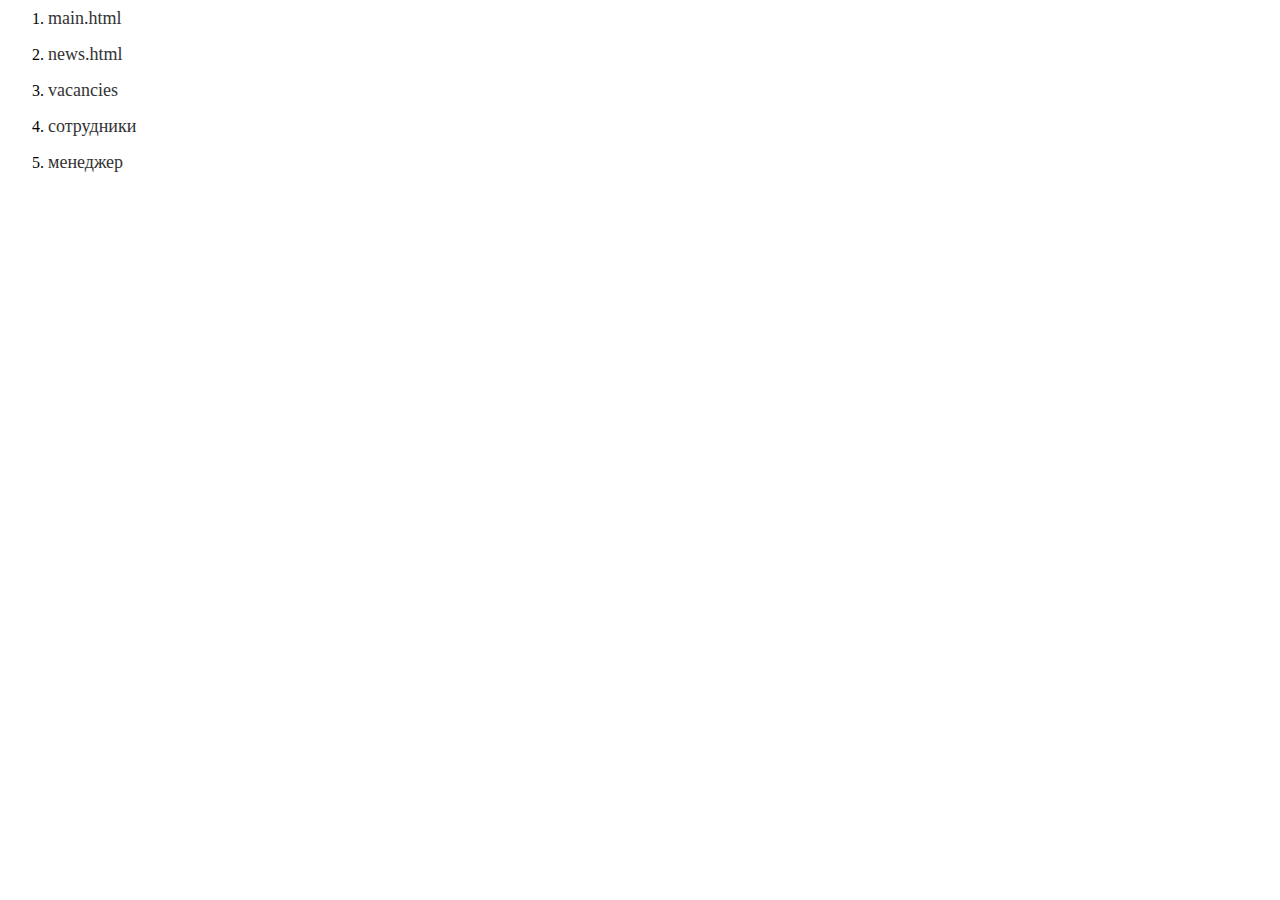
<file: index.html>
<html>

<head>
    <title>Список страниц главбух</title>
</head>

<body>
    <div>
        <ol>
            <li><a href="main.html">main.html</a></li>
            <li><a href="news.html">news.html</a></li>
            <li><a href="vacancies.html">vacancies</a></li>
            <li><a href="staff.html">Сотрудники</a></li>
            <li><a href="staff-detail.html">Менеджер</a></li>
        </ol>
    </div>
    <style>
        a {
            display: block;
            font-size: 18px;
            color: #333;
            font-family: 'sans-serif';
            margin-bottom: 15px;
            text-transform: lowercase;
            text-decoration: none;
        }

        a:hover {
            text-decoration: underline;
        }
    </style>
</body>

</html>
</file>
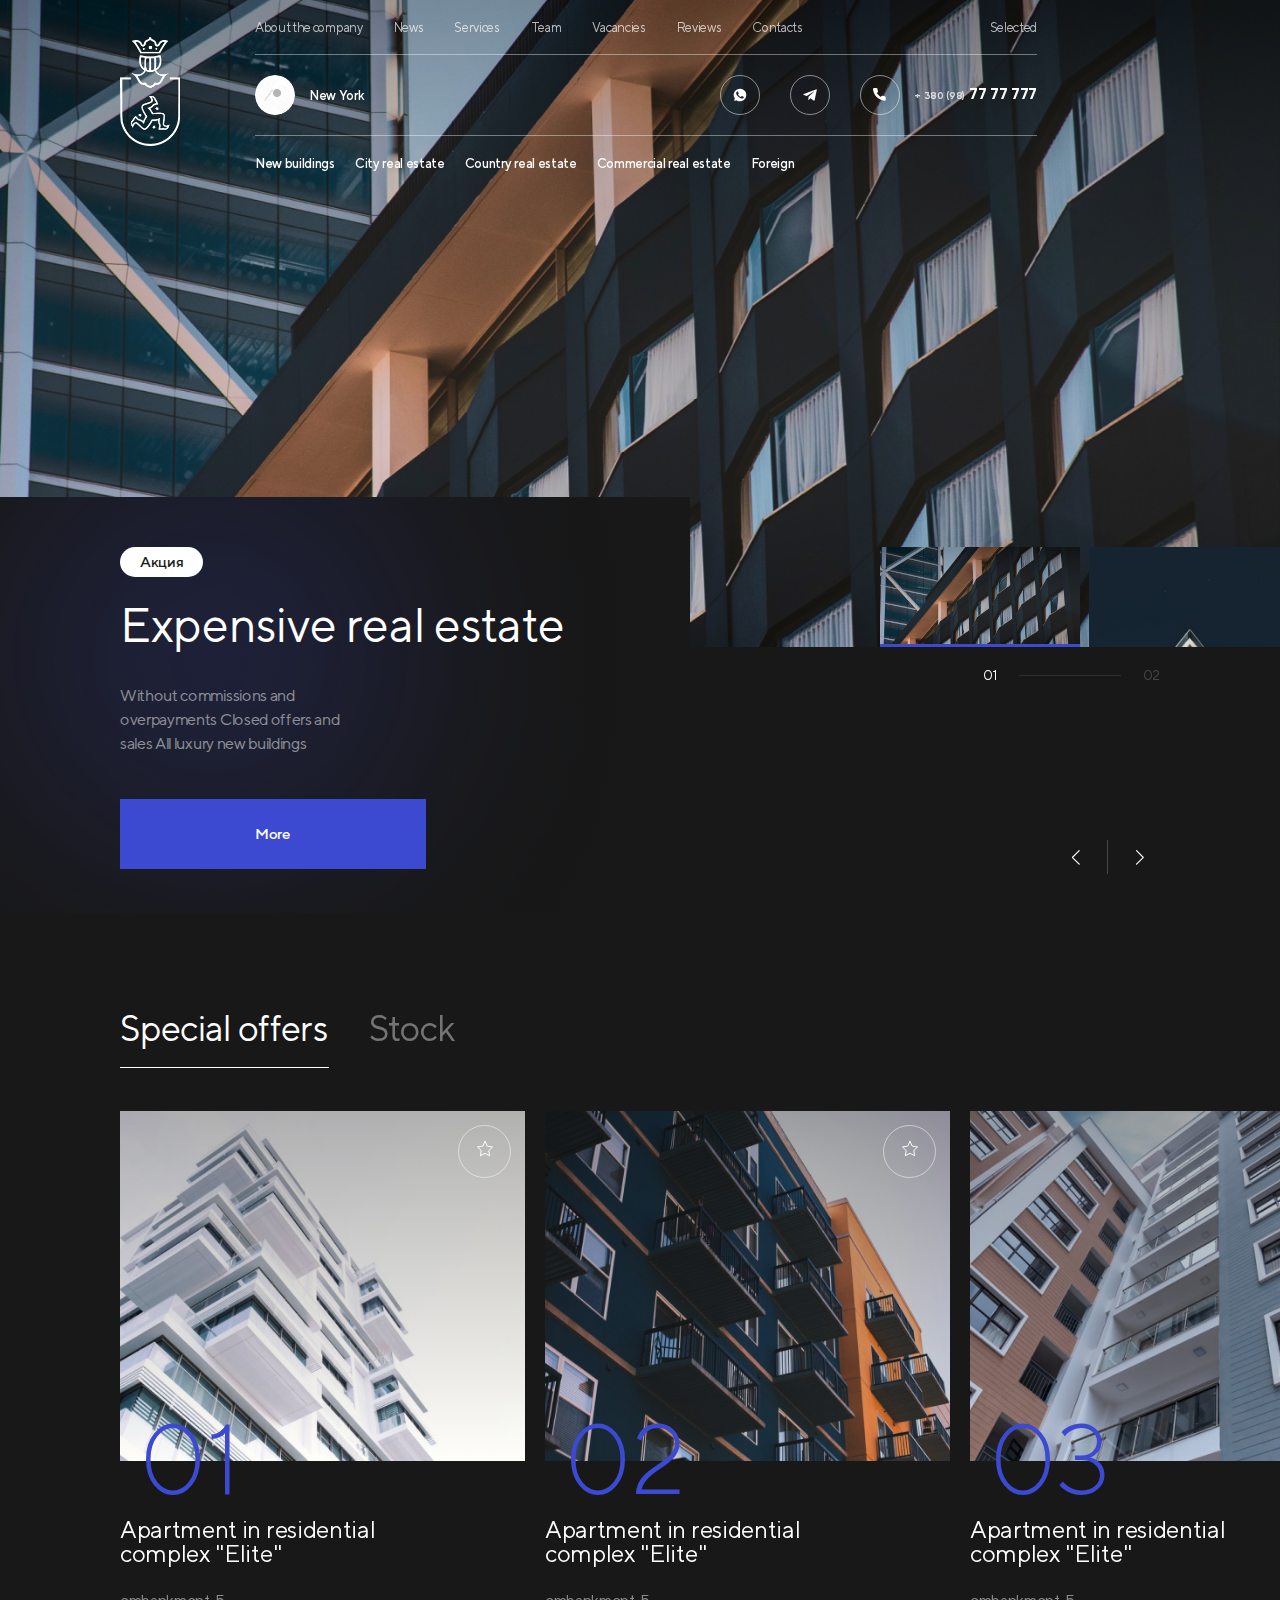
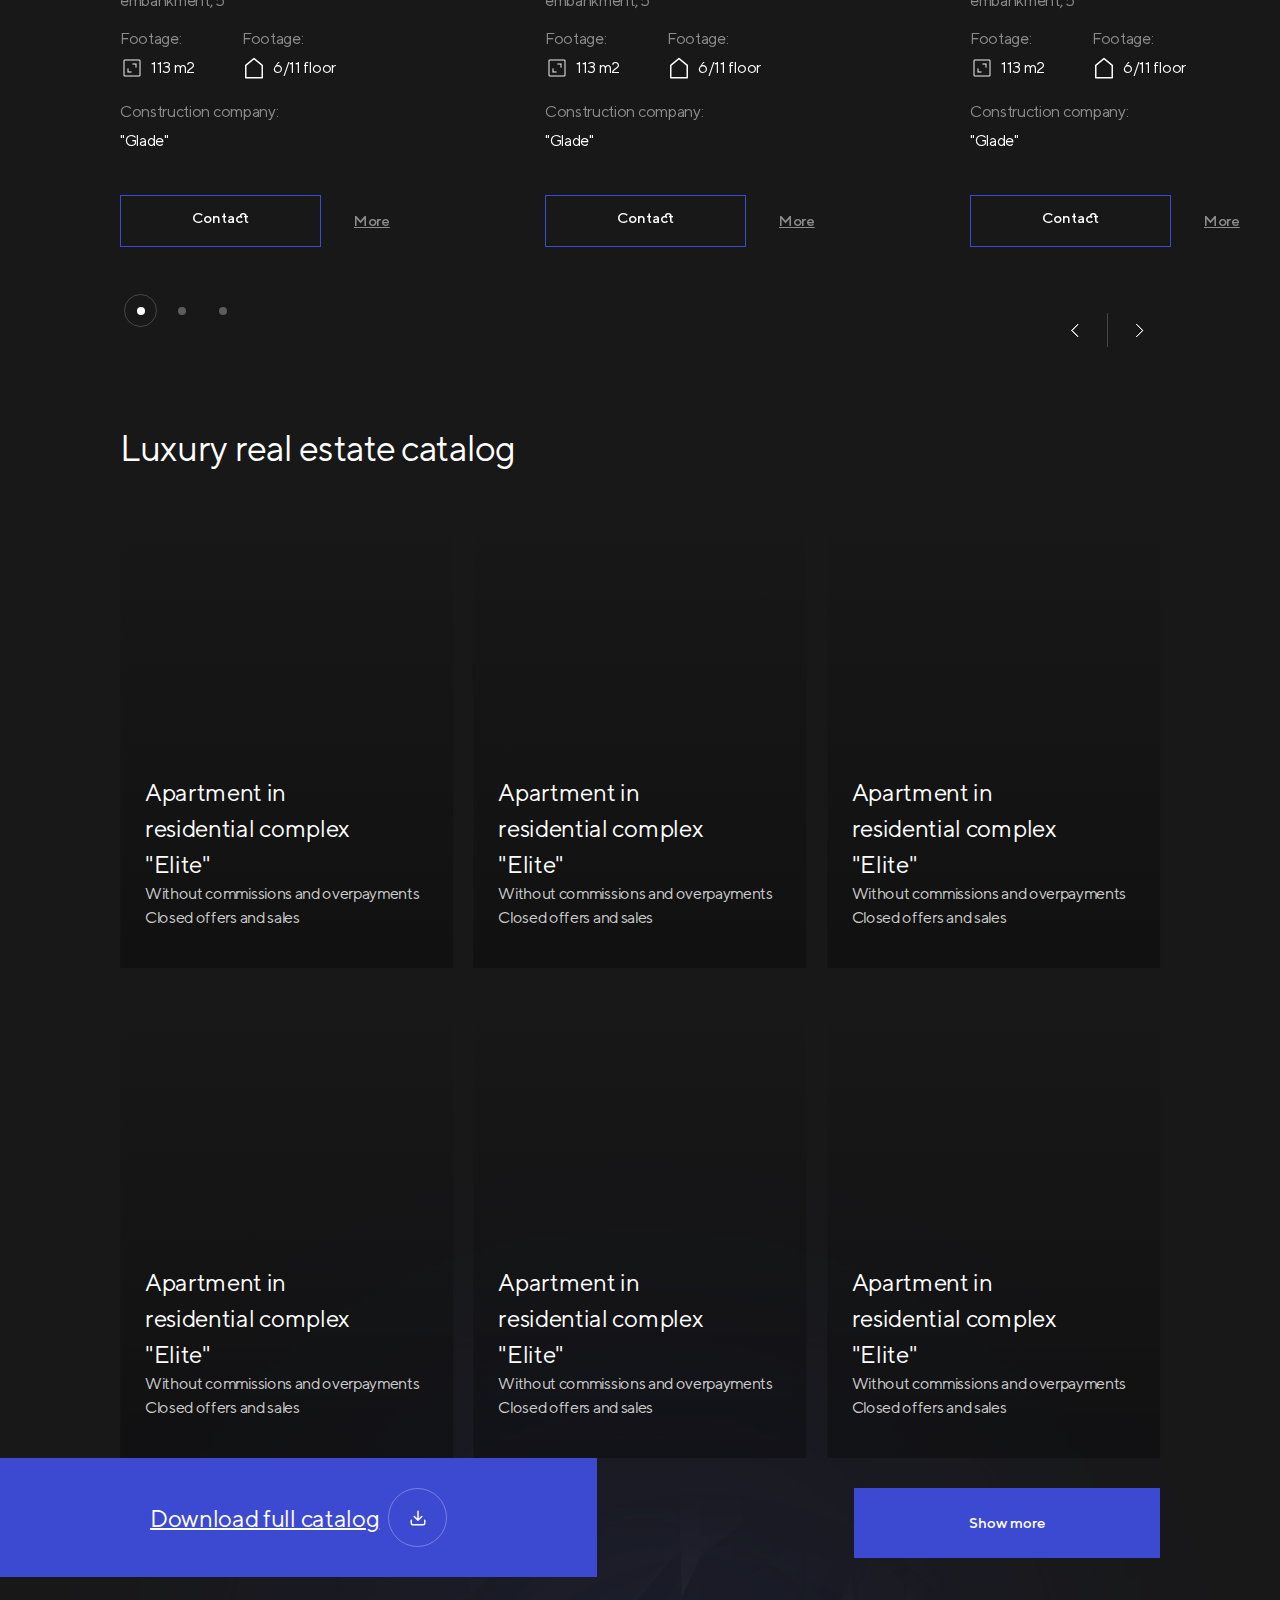
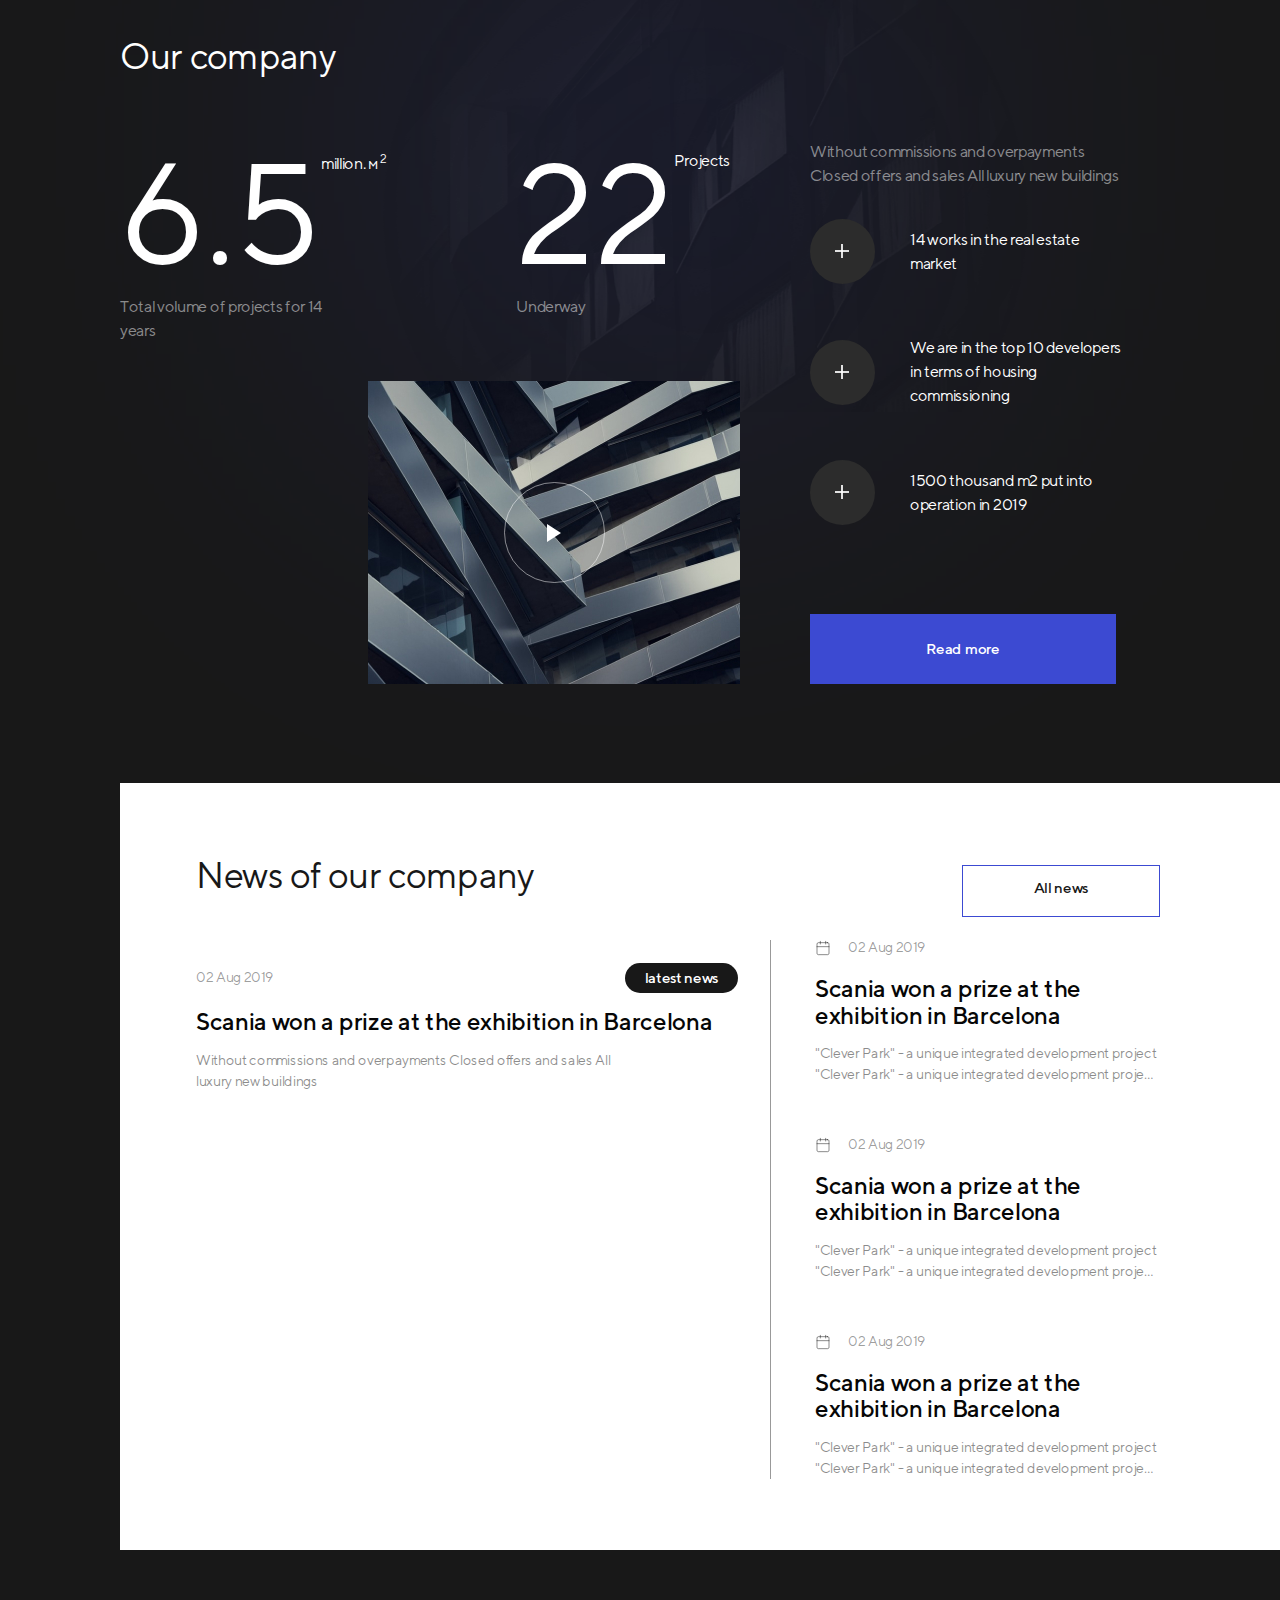
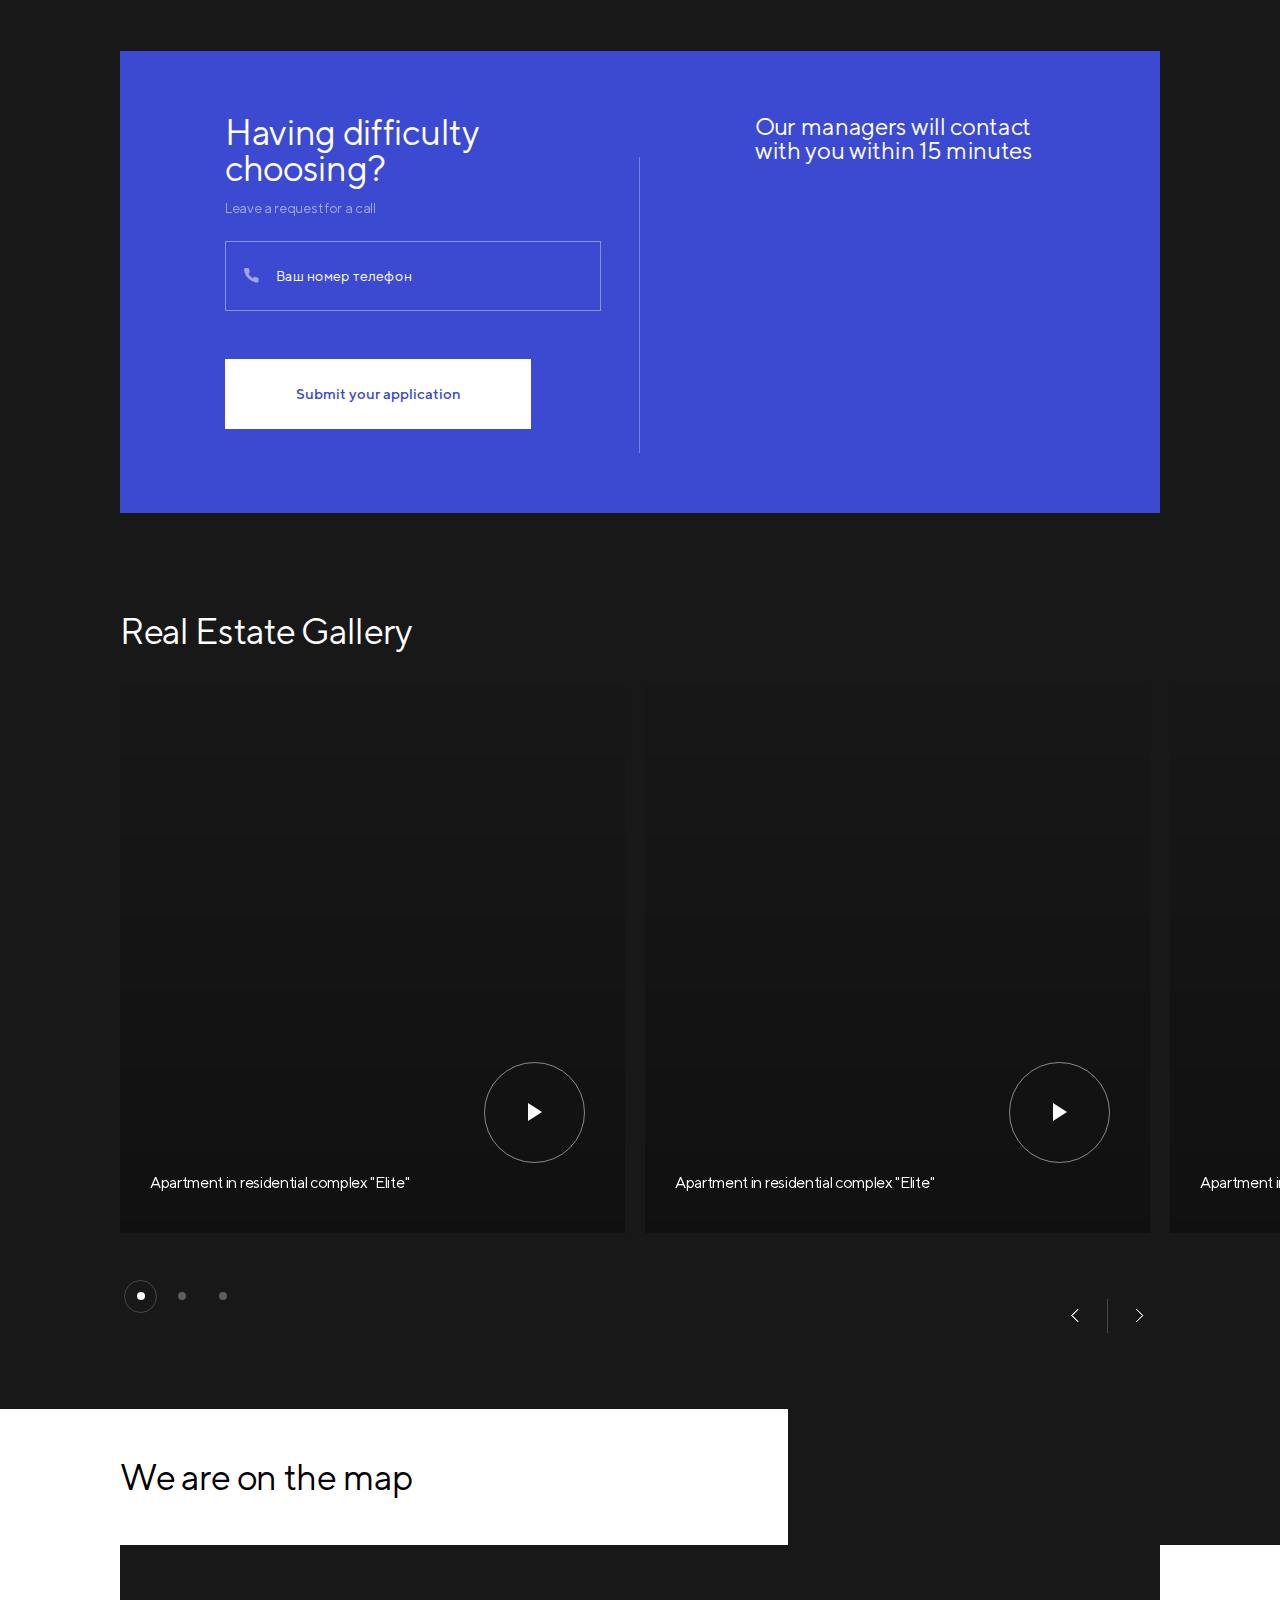
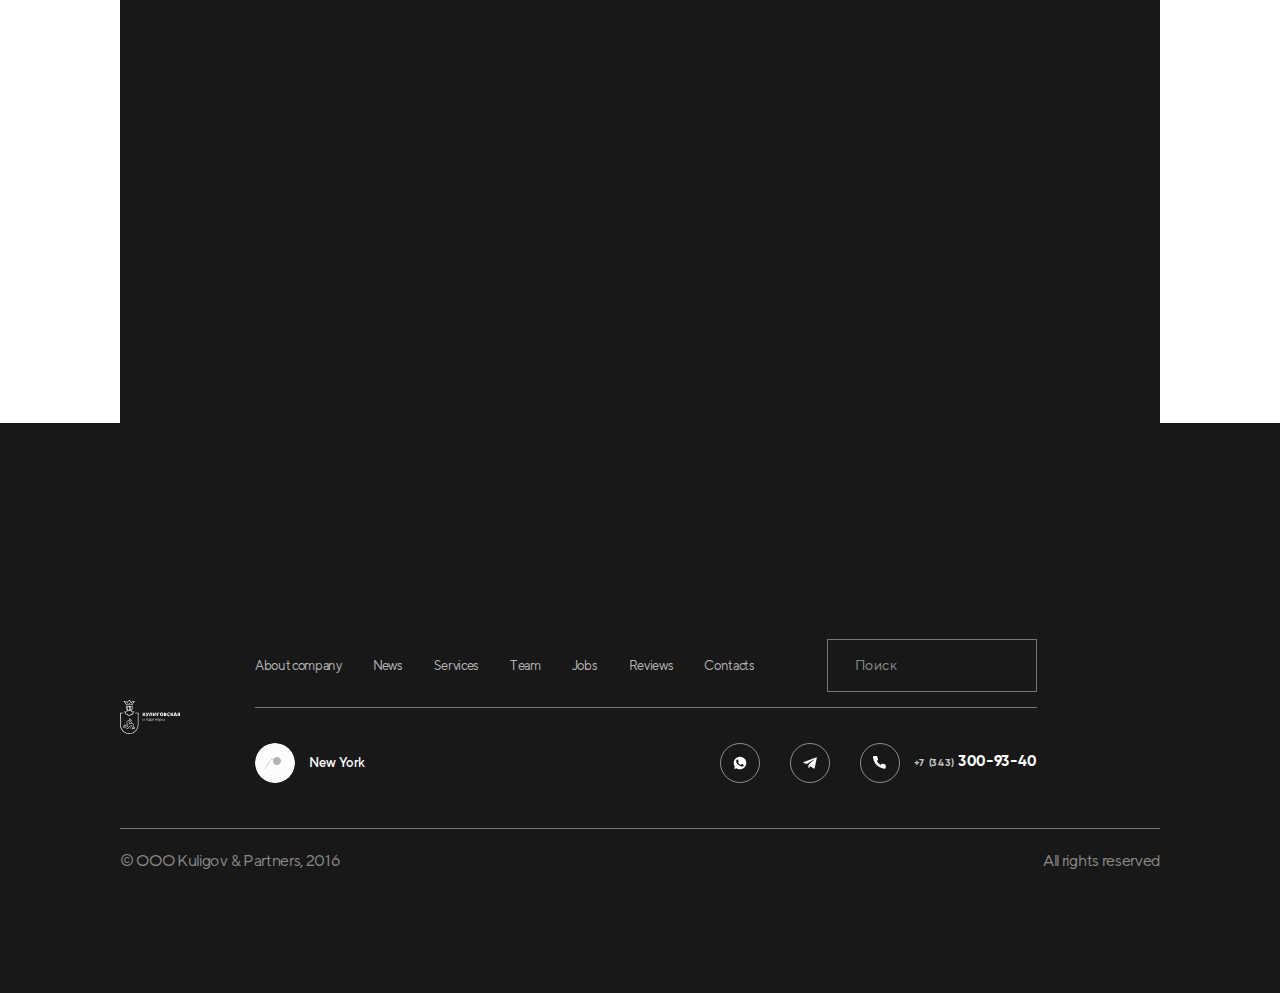
<file: main.html>
<!DOCTYPE html>
<html lang="ru">

<head>
    <meta charset="UTF-8">
    <meta name="viewport" content="width=device-width, initial-scale=1.0">
    <link rel="shortcut icon" href="img/favicon.ico" type="image/x-icon">
    <meta http-equiv="X-UA-Compatible" content="ie=edge">
    <meta name="theme-color" content="#111111">
    <title>New site</title>
    <link rel="stylesheet" href="css/vendor.css">
    <link rel="stylesheet" href="css/main.css">
</head>

<body>
    <div class="app">

        <header class="header" id="header">
            <div class="wrap">
                <div class="header__wrap">
                    <a href="index.html" class="logo">
                        <img src="./img/main/logo.png">
                    </a>
                    <div class="header__des">
                        <div class="header__row">
                            <nav class="top-nav">
                                <ul class="list-reset">
                                    <li>
                                        <a href=""> About the company</a>
                                    </li>
                                    <li>
                                        <a href="">News</a>
                                    </li>
                                    <li>
                                        <a href="">Services</a>
                                    </li>
                                    <li>
                                        <a href="">Team</a>
                                    </li>
                                    <li>
                                        <a href="">Vacancies</a>
                                    </li>
                                    <li>
                                        <a href="">Reviews</a>
                                    </li>
                                    <li>
                                        <a href="">Contacts</a>
                                    </li>
                                    <li>
                                        <a href="">Selected</a>
                                    </li>
                                </ul>
                            </nav>
                        </div>
                        <div class="header__row">
                            <div class="header__mid">
                                <a href="" class="header__location">
                                    <div class="header__location__img">
                                        <img src="./img/main/location.png">
                                    </div>
                                    <div class="header__location__text">
                                        New York
                                    </div>
                                </a>
                                <div class="header__mid__right">
                                    <ul class="header__soc list-reset">
                                        <li>
                                            <a href="">
                                                <svg width="14" height="14">
                                                    <use xlink:href="./img/sprite.svg#what"></use>
                                                </svg>
                                            </a>
                                        </li>
                                        <li>
                                            <a href="">
                                                <svg width="14" height="14">
                                                    <use xlink:href="./img/sprite.svg#tg"></use>
                                                </svg>
                                            </a>
                                        </li>
                                        <li>
                                            <a href="">
                                                <svg width="14" height="14">
                                                    <use xlink:href="./img/sprite.svg#phone"></use>
                                                </svg>
                                            </a>
                                        </li>
                                    </ul>
                                    <a href="tel:+73433009340" class="header__phone">
                                        <span>+ 380 (98)</span> 77 77 777
                                    </a>
                                </div>
                            </div>
                        </div>
                        <div class="header__row">
                            <nav class="bot-nav">
                                <ul class="list-reset">
                                    <li>
                                        <a href="">New buildings</a>
                                    </li>
                                    <li>
                                        <a href="">City real estate</a>
                                    </li>
                                    <li>
                                        <a href="">Country real estate</a>
                                    </li>
                                    <li>
                                        <a href="">Commercial real estate</a>
                                    </li>
                                    <li>
                                        <a href="">Foreign</a>
                                    </li>
                                </ul>
                            </nav>
                        </div>
                    </div>
                    <div class="header__mob">
                        <a href="" class="header__mob__phone">
                            <svg width="14" height="14">
                                <use xlink:href="./img/sprite.svg#phone"></use>
                            </svg>
                        </a>
                        <button type="button" class="burger btn-reset" id="burger">
                            <svg width="18" height="10" class="burger-open">
                                <use xlink:href="./img/sprite.svg#burger-open"></use>
                            </svg>
                            <svg width="24" height="24" class="burger-close">
                                <use xlink:href="./img/sprite.svg#burger-close"></use>
                            </svg>
                        </button>
                    </div>
                </div>
            </div>
        </header>

        <nav class="mob-nav">
            <div class="wrap">
                <ul class="mob-nav__main list-reset">
                    <li>
                        <a href="">About company</a>
                    </li>
                    <li>
                        <a href=""> News</a>
                    </li>
                    <li>
                        <a href="">Services</a>
                    </li>
                    <li>
                        <a href="">Team</a>
                    </li>
                    <li>
                        <a href="">Jobs</a>
                    </li>
                    <li>
                        <a href="">Reviews</a>
                    </li>
                    <li>
                        <a href="">Contacts</a>
                    </li>
                </ul>
                <ul class="mob-nav__sub list-reset">
                    <li>
                        <a href="">New buildings</a>
                    </li>
                    <li>
                        <a href="">City real estate</a>
                    </li>
                    <li>
                        <a href="">Country real estate</a>
                    </li>
                    <li>
                        <a href="">Commercial real estate</a>
                    </li>

                    <li>
                        <a href="">Foreign</a>
                    </li>
                </ul>
                <div class="mob-nav__bot">
                    <a href="" class="header__location">
                        <div class="header__location__img">
                            <img src="./img/main/location.png">
                        </div>
                        <div class="header__location__text">
                            New York
                        </div>
                    </a>
                    <ul class="header__soc list-reset">
                        <li>
                            <a href="">
                                <svg width="14" height="14">
                                    <use xlink:href="./img/sprite.svg#what"></use>
                                </svg>
                            </a>
                        </li>
                        <li>
                            <a href="">
                                <svg width="14" height="14">
                                    <use xlink:href="./img/sprite.svg#tg"></use>
                                </svg>
                            </a>
                        </li>
                    </ul>
                </div>
            </div>

        </nav>
        <main class="main" id="main">
            <section class="mob-img-sec">
                <img src="./img/main/main-mob.jpg">
            </section>
            <section class="main-slider">
                <div class="main-slider__wrap">
                    <div class="swiper" id="main-slider-img">
                        <div class="swiper-wrapper">
                            <div class="swiper-slide">
                                <div class="main-slider-img__item">
                                    <img class="swiper-lazy main-slider__img" data-src="./img/main/1.jpg">
                                </div>
                            </div>
                            <div class="swiper-slide">
                                <div class="main-slider-img__item">
                                    <img class="swiper-lazy main-slider__img" data-src="./img/main/2.jpg">
                                </div>
                            </div>
                            <div class="swiper-slide">
                                <div class="main-slider-img__item">
                                    <img class="swiper-lazy main-slider__img" data-src="./img/main/1.jpg">
                                </div>
                            </div>
                            <div class="swiper-slide">
                                <div class="main-slider-img__item">
                                    <img class="swiper-lazy main-slider__img" data-src="./img/main/2.jpg">
                                </div>
                            </div>
                        </div>
                    </div>

                    <div class="swiper" id="main-slider-img-sub">
                        <div class="swiper-wrapper">
                            <div class="swiper-slide">
                                <div class="main-slider-img__item2">
                                    <img class="main-slider__img2" src="./img/main/1.jpg">
                                </div>
                            </div>
                            <div class="swiper-slide">
                                <div class="main-slider-img__item2">
                                    <img class="main-slider__img2" src="./img/main/2.jpg">
                                </div>
                            </div>
                            <div class="swiper-slide">
                                <div class="main-slider-img__item2">
                                    <img class="main-slider__img2" src="./img/main/1.jpg">
                                </div>
                            </div>
                            <div class="swiper-slide">
                                <div class="main-slider-img__item2">
                                    <img class="main-slider__img2" src="./img/main/2.jpg">
                                </div>
                            </div>
                        </div>
                    </div>
                </div>
            </section>
            <section class="main-slider-two">
                <div class="swiper" id="main-slider">
                    <div class="swiper-wrapper">
                        <div class="swiper-slide">
                            <div class="main-slider__item">

                                <div class="main-slider__item__bot">
                                    <div class="wrap">
                                        <div class="main-slider__item__content">
                                            <div class="main-slider__item__content__wrap">
                                                <div class="tag">Акция</div>
                                                <div class="main-slider__item__title">
                                                    Expensive real estate

                                                </div>
                                                <div class="main-slider__item__text">
                                                    Without commissions and overpayments
                                                    Closed offers and sales
                                                    All luxury new buildings
                                                </div>
                                                <a href="" class="btn">More</a>
                                            </div>

                                        </div>
                                    </div>
                                </div>
                            </div>
                        </div>
                        <div class="swiper-slide">
                            <div class="main-slider__item">

                                <div class="main-slider__item__bot">
                                    <div class="wrap">
                                        <div class="main-slider__item__content">
                                            <div class="main-slider__item__content__wrap">
                                                <div class="tag">Promotion</div>
                                                <div class="main-slider__item__title">
                                                    Expensive real estate

                                                </div>
                                                <div class="main-slider__item__text">
                                                    Some other text with a lot of words
                                                </div>
                                                <a href="" class="btn">More</a>
                                            </div>

                                        </div>
                                    </div>
                                </div>
                            </div>
                        </div>
                    </div>
                    <div class="swiper__action">
                        <div class="wrap">
                            <div class="swiper-pagination"></div>
                            <div class="swiper-button-prev"></div>
                            <div class="swiper-button-next"></div>
                        </div>
                    </div>

                </div>
            </section>
            <section class="main-tabs">
                <div class="wrap">
                    <ul class="main-tabs__nav list-reset">
                        <li class="active">
                            Special offers
                        </li>
                        <li>
                            Stock
                        </li>
                    </ul>
                    <div class="main-tabs__wrap">
                        <div class="main-tabs__content active">
                            <div class="custom-swiper promo">
                                <div class="swiper-wrapper">
                                    <div class="swiper-slide">
                                        <div class="promo__item">
                                            <div class="promo__item__img">
                                                <img data-src="./img/main/tabs/1.jpg" class="lazyload">
                                                <a href="" class="promo__item__img__link"></a>
                                                <button class="promo__item__add btn-reset" type="button">
                                                    <svg width="18" height="18">
                                                        <use xlink:href="./img/sprite.svg#star"></use>
                                                    </svg>
                                                </button>
                                                <div class="promo__item__numb">01</div>
                                            </div>
                                            <div class="promo__item__wrap">
                                                <a href="" class="promo__item__title">
                                                    Apartment in residential complex "Elite"
                                                </a>
                                                <div class="promo__item__text">
                                                    embankment, 5
                                                </div>
                                                <div class="promo__item__row">
                                                    <div class="promo__item__col">
                                                        <div class="promo__item__text">
                                                            Footage:
                                                        </div>
                                                        <div class="promo__item__param">
                                                            <svg width="24" height="24">
                                                                <use xlink:href="./img/sprite.svg#metraj"></use>
                                                            </svg>
                                                            113 m2
                                                        </div>
                                                    </div>
                                                    <div class="promo__item__col">
                                                        <div class="promo__item__text">
                                                            Footage:
                                                        </div>
                                                        <div class="promo__item__param">
                                                            <svg width="24" height="24">
                                                                <use xlink:href="./img/sprite.svg#etaj"></use>
                                                            </svg>
                                                            6/11 floor
                                                        </div>
                                                    </div>
                                                    <div class="promo__item__col">
                                                        <div class="promo__item__text">
                                                            Construction company:
                                                        </div>
                                                        <div class="promo__item__param">
                                                            "Glade"
                                                        </div>
                                                    </div>
                                                </div>
                                            </div>
                                            <div class="promo__item__bot">
                                                <button type="button" class="btn-border">
                                                    Contact
                                                </button>
                                                <a href="" class="link">More</a>
                                            </div>
                                        </div>
                                    </div>
                                    <div class="swiper-slide">
                                        <div class="promo__item">
                                            <div class="promo__item__img">
                                                <img data-src="./img/main/tabs/2.jpg" class="lazyload">
                                                <a href="" class="promo__item__img__link"></a>
                                                <button class="promo__item__add btn-reset" type="button">
                                                    <svg width="18" height="18">
                                                        <use xlink:href="./img/sprite.svg#star"></use>
                                                    </svg>
                                                </button>
                                                <div class="promo__item__numb">02</div>
                                            </div>
                                            <div class="promo__item__wrap">
                                                <a href="" class="promo__item__title">
                                                    Apartment in residential complex "Elite"
                                                </a>
                                                <div class="promo__item__text">
                                                    embankment, 5
                                                </div>
                                                <div class="promo__item__row">
                                                    <div class="promo__item__col">
                                                        <div class="promo__item__text">
                                                            Footage:
                                                        </div>
                                                        <div class="promo__item__param">
                                                            <svg width="24" height="24">
                                                                <use xlink:href="./img/sprite.svg#metraj"></use>
                                                            </svg>
                                                            113 m2
                                                        </div>
                                                    </div>
                                                    <div class="promo__item__col">
                                                        <div class="promo__item__text">
                                                            Footage:
                                                        </div>
                                                        <div class="promo__item__param">
                                                            <svg width="24" height="24">
                                                                <use xlink:href="./img/sprite.svg#etaj"></use>
                                                            </svg>
                                                            6/11 floor
                                                        </div>
                                                    </div>
                                                    <div class="promo__item__col">
                                                        <div class="promo__item__text">
                                                            Construction company:
                                                        </div>
                                                        <div class="promo__item__param">
                                                            "Glade"
                                                        </div>
                                                    </div>
                                                </div>
                                            </div>
                                            <div class="promo__item__bot">
                                                <button type="button" class="btn-border">
                                                    Contact
                                                </button>
                                                <a href="" class="link">More</a>
                                            </div>
                                        </div>
                                    </div>
                                    <div class="swiper-slide">
                                        <div class="promo__item">
                                            <div class="promo__item__img">
                                                <img data-src="./img/main/tabs/3.jpg" class="lazyload">
                                                <a href="" class="promo__item__img__link"></a>
                                                <button class="promo__item__add btn-reset" type="button">
                                                    <svg width="18" height="18">
                                                        <use xlink:href="./img/sprite.svg#star"></use>
                                                    </svg>
                                                </button>
                                                <div class="promo__item__numb">03</div>
                                            </div>
                                            <div class="promo__item__wrap">
                                                <a href="" class="promo__item__title">
                                                    Apartment in residential complex "Elite"
                                                </a>
                                                <div class="promo__item__text">
                                                    embankment, 5
                                                </div>
                                                <div class="promo__item__row">
                                                    <div class="promo__item__col">
                                                        <div class="promo__item__text">
                                                            Footage:
                                                        </div>
                                                        <div class="promo__item__param">
                                                            <svg width="24" height="24">
                                                                <use xlink:href="./img/sprite.svg#metraj"></use>
                                                            </svg>
                                                            113 m2
                                                        </div>
                                                    </div>
                                                    <div class="promo__item__col">
                                                        <div class="promo__item__text">
                                                            Footage:
                                                        </div>
                                                        <div class="promo__item__param">
                                                            <svg width="24" height="24">
                                                                <use xlink:href="./img/sprite.svg#etaj"></use>
                                                            </svg>
                                                            6/11 floor
                                                        </div>
                                                    </div>
                                                    <div class="promo__item__col">
                                                        <div class="promo__item__text">
                                                            Construction company:
                                                        </div>
                                                        <div class="promo__item__param">
                                                            "Glade"
                                                        </div>
                                                    </div>
                                                </div>
                                            </div>
                                            <div class="promo__item__bot">
                                                <button type="button" class="btn-border">
                                                    Contact
                                                </button>
                                                <a href="" class="link">More</a>
                                            </div>
                                        </div>
                                    </div>
                                    <div class="swiper-slide">
                                        <div class="promo__item">
                                            <div class="promo__item__img">
                                                <img data-src="./img/main/tabs/1.jpg" class="lazyload">
                                                <a href="" class="promo__item__img__link"></a>
                                                <button class="promo__item__add btn-reset" type="button">
                                                    <svg width="18" height="18">
                                                        <use xlink:href="./img/sprite.svg#star"></use>
                                                    </svg>
                                                </button>
                                                <div class="promo__item__numb">04</div>
                                            </div>
                                            <div class="promo__item__wrap">
                                                <a href="" class="promo__item__title">
                                                    Apartment in residential complex "Elite"
                                                </a>
                                                <div class="promo__item__text">
                                                    embankment, 5
                                                </div>
                                                <div class="promo__item__row">
                                                    <div class="promo__item__col">
                                                        <div class="promo__item__text">
                                                            Footage:
                                                        </div>
                                                        <div class="promo__item__param">
                                                            <svg width="24" height="24">
                                                                <use xlink:href="./img/sprite.svg#metraj"></use>
                                                            </svg>
                                                            113 m2
                                                        </div>
                                                    </div>
                                                    <div class="promo__item__col">
                                                        <div class="promo__item__text">
                                                            Footage:
                                                        </div>
                                                        <div class="promo__item__param">
                                                            <svg width="24" height="24">
                                                                <use xlink:href="./img/sprite.svg#etaj"></use>
                                                            </svg>
                                                            6/11 floor
                                                        </div>
                                                    </div>
                                                    <div class="promo__item__col">
                                                        <div class="promo__item__text">
                                                            Construction company:
                                                        </div>
                                                        <div class="promo__item__param">
                                                            "Glade"
                                                        </div>
                                                    </div>
                                                </div>
                                            </div>
                                            <div class="promo__item__bot">
                                                <button type="button" class="btn-border">
                                                    Contact
                                                </button>
                                                <a href="" class="link">More</a>
                                            </div>
                                        </div>
                                    </div>
                                </div>

                                <div class="custom-swiper__bot">
                                    <div class="swiper-pagination-custom"></div>
                                    <div class="swiper-arrows-custom">
                                        <div class="swiper-button-prev-custom">
                                            <svg width="7.5" height="15">
                                                <use xlink:href="./img/sprite.svg#arr-left"></use>
                                            </svg>
                                        </div>
                                        <div class="swiper-arrows-custom__separator"></div>
                                        <div class="swiper-button-next-custom">
                                            <svg width="7.5" height="15">
                                                <use xlink:href="./img/sprite.svg#arr-right"></use>
                                            </svg>
                                        </div>
                                    </div>
                                </div>
                            </div>
                        </div>
                        <div class="main-tabs__content">
                            <div class="custom-swiper promo">
                                <div class="swiper-wrapper">
                                    <div class="swiper-slide">
                                        <div class="promo__item">
                                            <div class="promo__item__img">
                                                <img data-src="./img/main/tabs/1.jpg" class="lazyload">
                                                <a href="" class="promo__item__img__link"></a>
                                                <button class="promo__item__add btn-reset" type="button">
                                                    <svg width="18" height="18">
                                                        <use xlink:href="./img/sprite.svg#star"></use>
                                                    </svg>
                                                </button>
                                                <div class="promo__item__numb">05</div>
                                            </div>
                                            <div class="promo__item__wrap">
                                                <a href="" class="promo__item__title">
                                                    Apartment in residential complex "Elite"
                                                </a>
                                                <div class="promo__item__text">
                                                    embankment, 5
                                                </div>
                                                <div class="promo__item__row">
                                                    <div class="promo__item__col">
                                                        <div class="promo__item__text">
                                                            Footage:
                                                        </div>
                                                        <div class="promo__item__param">
                                                            <svg width="24" height="24">
                                                                <use xlink:href="./img/sprite.svg#metraj"></use>
                                                            </svg>
                                                            113 m2
                                                        </div>
                                                    </div>
                                                    <div class="promo__item__col">
                                                        <div class="promo__item__text">
                                                            Footage:
                                                        </div>
                                                        <div class="promo__item__param">
                                                            <svg width="24" height="24">
                                                                <use xlink:href="./img/sprite.svg#etaj"></use>
                                                            </svg>
                                                            6/11 floor
                                                        </div>
                                                    </div>
                                                    <div class="promo__item__col">
                                                        <div class="promo__item__text">
                                                            Construction company:
                                                        </div>
                                                        <div class="promo__item__param">
                                                            "Glade"
                                                        </div>
                                                    </div>
                                                </div>
                                            </div>
                                            <div class="promo__item__bot">
                                                <button type="button" class="btn-border">
                                                    Contact
                                                </button>
                                                <a href="" class="link">More</a>
                                            </div>
                                        </div>
                                    </div>
                                    <div class="swiper-slide">
                                        <div class="promo__item">
                                            <div class="promo__item__img">
                                                <img data-src="./img/main/tabs/2.jpg" class="lazyload">
                                                <a href="" class="promo__item__img__link"></a>
                                                <button class="promo__item__add btn-reset" type="button">
                                                    <svg width="18" height="18">
                                                        <use xlink:href="./img/sprite.svg#star"></use>
                                                    </svg>
                                                </button>
                                                <div class="promo__item__numb">06</div>
                                            </div>
                                            <div class="promo__item__wrap">
                                                <a href="" class="promo__item__title">
                                                    Apartment in residential complex "Elite"
                                                </a>
                                                <div class="promo__item__text">
                                                    embankment, 5
                                                </div>
                                                <div class="promo__item__row">
                                                    <div class="promo__item__col">
                                                        <div class="promo__item__text">
                                                            Footage:
                                                        </div>
                                                        <div class="promo__item__param">
                                                            <svg width="24" height="24">
                                                                <use xlink:href="./img/sprite.svg#metraj"></use>
                                                            </svg>
                                                            113 m2
                                                        </div>
                                                    </div>
                                                    <div class="promo__item__col">
                                                        <div class="promo__item__text">
                                                            Footage:
                                                        </div>
                                                        <div class="promo__item__param">
                                                            <svg width="24" height="24">
                                                                <use xlink:href="./img/sprite.svg#etaj"></use>
                                                            </svg>
                                                            6/11 floor
                                                        </div>
                                                    </div>
                                                    <div class="promo__item__col">
                                                        <div class="promo__item__text">
                                                            Construction company:
                                                        </div>
                                                        <div class="promo__item__param">
                                                            "Glade"
                                                        </div>
                                                    </div>
                                                </div>
                                            </div>
                                            <div class="promo__item__bot">
                                                <button type="button" class="btn-border">
                                                    Contact
                                                </button>
                                                <a href="" class="link">More</a>
                                            </div>
                                        </div>
                                    </div>
                                    <div class="swiper-slide">
                                        <div class="promo__item">
                                            <div class="promo__item__img">
                                                <img data-src="./img/main/tabs/3.jpg" class="lazyload">
                                                <a href="" class="promo__item__img__link"></a>
                                                <button class="promo__item__add btn-reset" type="button">
                                                    <svg width="18" height="18">
                                                        <use xlink:href="./img/sprite.svg#star"></use>
                                                    </svg>
                                                </button>
                                                <div class="promo__item__numb">07</div>
                                            </div>
                                            <div class="promo__item__wrap">
                                                <a href="" class="promo__item__title">
                                                    Apartment in residential complex "Elite"
                                                </a>
                                                <div class="promo__item__text">
                                                    embankment, 5
                                                </div>
                                                <div class="promo__item__row">
                                                    <div class="promo__item__col">
                                                        <div class="promo__item__text">
                                                            Footage:
                                                        </div>
                                                        <div class="promo__item__param">
                                                            <svg width="24" height="24">
                                                                <use xlink:href="./img/sprite.svg#metraj"></use>
                                                            </svg>
                                                            113 m2
                                                        </div>
                                                    </div>
                                                    <div class="promo__item__col">
                                                        <div class="promo__item__text">
                                                            Footage:
                                                        </div>
                                                        <div class="promo__item__param">
                                                            <svg width="24" height="24">
                                                                <use xlink:href="./img/sprite.svg#etaj"></use>
                                                            </svg>
                                                            6/11 floor
                                                        </div>
                                                    </div>
                                                    <div class="promo__item__col">
                                                        <div class="promo__item__text">
                                                            Construction company:
                                                        </div>
                                                        <div class="promo__item__param">
                                                            "Glade"
                                                        </div>
                                                    </div>
                                                </div>
                                            </div>
                                            <div class="promo__item__bot">
                                                <button type="button" class="btn-border">
                                                    Contact
                                                </button>
                                                <a href="" class="link">More</a>
                                            </div>
                                        </div>
                                    </div>
                                    <div class="swiper-slide">
                                        <div class="promo__item">
                                            <div class="promo__item__img">
                                                <img data-src="./img/main/tabs/1.jpg" class="lazyload">
                                                <a href="" class="promo__item__img__link"></a>
                                                <button class="promo__item__add btn-reset" type="button">
                                                    <svg width="18" height="18">
                                                        <use xlink:href="./img/sprite.svg#star"></use>
                                                    </svg>
                                                </button>
                                                <div class="promo__item__numb">08</div>
                                            </div>
                                            <div class="promo__item__wrap">
                                                <a href="" class="promo__item__title">
                                                    Apartment in residential complex "Elite"
                                                </a>
                                                <div class="promo__item__text">
                                                    embankment, 5
                                                </div>
                                                <div class="promo__item__row">
                                                    <div class="promo__item__col">
                                                        <div class="promo__item__text">
                                                            Footage:
                                                        </div>
                                                        <div class="promo__item__param">
                                                            <svg width="24" height="24">
                                                                <use xlink:href="./img/sprite.svg#metraj"></use>
                                                            </svg>
                                                            113 m2
                                                        </div>
                                                    </div>
                                                    <div class="promo__item__col">
                                                        <div class="promo__item__text">
                                                            Footage:
                                                        </div>
                                                        <div class="promo__item__param">
                                                            <svg width="24" height="24">
                                                                <use xlink:href="./img/sprite.svg#etaj"></use>
                                                            </svg>
                                                            6/11 floor
                                                        </div>
                                                    </div>
                                                    <div class="promo__item__col">
                                                        <div class="promo__item__text">
                                                            Construction company:
                                                        </div>
                                                        <div class="promo__item__param">
                                                            "Glade"
                                                        </div>
                                                    </div>
                                                </div>
                                            </div>
                                            <div class="promo__item__bot">
                                                <button type="button" class="btn-border">
                                                    Contact
                                                </button>
                                                <a href="" class="link">More</a>
                                            </div>
                                        </div>
                                    </div>
                                </div>

                                <div class="custom-swiper__bot">
                                    <div class="swiper-pagination-custom"></div>
                                    <div class="swiper-arrows-custom">
                                        <div class="swiper-button-prev-custom">
                                            <svg width="7.5" height="15">
                                                <use xlink:href="./img/sprite.svg#arr-left"></use>
                                            </svg>
                                        </div>
                                        <div class="swiper-arrows-custom__separator"></div>
                                        <div class="swiper-button-next-custom">
                                            <svg width="7.5" height="15">
                                                <use xlink:href="./img/sprite.svg#arr-right"></use>
                                            </svg>
                                        </div>
                                    </div>
                                </div>
                            </div>
                        </div>
                    </div>

                </div>
            </section>

            <section class="main-catalog">
                <div class="wrap">
                    <h2 class="h-title">
                        Luxury real estate catalog
                    </h2>
                    <div class="main-catalog__wrap">
                        <a href="" class="main-catalog__item lazyload" data-src="./img/catalog/1.jpg">
                            <div class="main-catalog__item__content">
                                <div class="main-catalog__item__title">Apartment in residential complex "Elite"</div>
                                <div class="main-catalog__item__text">
                                    Without commissions and overpayments
                                    Closed offers and sales
                                </div>
                            </div>
                        </a>
                        <a href="" class="main-catalog__item lazyload" data-src="./img/catalog/2.jpg">
                            <div class="main-catalog__item__content">
                                <div class="main-catalog__item__title">Apartment in residential complex "Elite"</div>
                                <div class="main-catalog__item__text">
                                    Without commissions and overpayments
                                    Closed offers and sales
                                </div>
                            </div>
                        </a>
                        <a href="" class="main-catalog__item lazyload" data-src="./img/catalog/3.jpg">
                            <div class="main-catalog__item__content">
                                <div class="main-catalog__item__title">Apartment in residential complex "Elite"</div>
                                <div class="main-catalog__item__text">
                                    Without commissions and overpayments
                                    Closed offers and sales
                                </div>
                            </div>
                        </a>
                        <a href="" class="main-catalog__item lazyload" data-src="./img/catalog/4.jpg">
                            <div class="main-catalog__item__content">
                                <div class="main-catalog__item__title">Apartment in residential complex "Elite"</div>
                                <div class="main-catalog__item__text">
                                    Without commissions and overpayments
                                    Closed offers and sales
                                </div>
                            </div>
                        </a>
                        <a href="" class="main-catalog__item lazyload" data-src="./img/catalog/5.jpg">
                            <div class="main-catalog__item__content">
                                <div class="main-catalog__item__title">Apartment in residential complex "Elite"</div>
                                <div class="main-catalog__item__text">
                                    Without commissions and overpayments
                                    Closed offers and sales
                                </div>
                            </div>
                        </a>
                        <a href="" class="main-catalog__item lazyload" data-src="./img/catalog/6.jpg">
                            <div class="main-catalog__item__content">
                                <div class="main-catalog__item__title">Apartment in residential complex "Elite"</div>
                                <div class="main-catalog__item__text">
                                    Without commissions and overpayments
                                    Closed offers and sales
                                </div>
                            </div>
                        </a>
                    </div>
                    <div class="main-catalog__wrap main-catalog__wrap--more">
                        <a href="" class="main-catalog__item lazyload" data-src="./img/catalog/1.jpg">
                            <div class="main-catalog__item__content">
                                <div class="main-catalog__item__title">Apartment in residential complex "Elite"</div>
                                <div class="main-catalog__item__text">
                                    Without commissions and overpayments
                                    Closed offers and sales
                                </div>
                            </div>
                        </a>
                        <a href="" class="main-catalog__item lazyload" data-src="./img/catalog/2.jpg">
                            <div class="main-catalog__item__content">
                                <div class="main-catalog__item__title">Apartment in residential complex "Elite"</div>
                                <div class="main-catalog__item__text">
                                    Without commissions and overpayments
                                    Closed offers and sales
                                </div>
                            </div>
                        </a>
                        <a href="" class="main-catalog__item lazyload" data-src="./img/catalog/3.jpg">
                            <div class="main-catalog__item__content">
                                <div class="main-catalog__item__title">Apartment in residential complex "Elite"</div>
                                <div class="main-catalog__item__text">
                                    Without commissions and overpayments
                                    Closed offers and sales
                                </div>
                            </div>
                        </a>
                        <a href="" class="main-catalog__item lazyload" data-src="./img/catalog/4.jpg">
                            <div class="main-catalog__item__content">
                                <div class="main-catalog__item__title">Apartment in residential complex "Elite"</div>
                                <div class="main-catalog__item__text">
                                    Without commissions and overpayments
                                    Closed offers and sales
                                </div>
                            </div>
                        </a>
                        <a href="" class="main-catalog__item lazyload" data-src="./img/catalog/5.jpg">
                            <div class="main-catalog__item__content">
                                <div class="main-catalog__item__title">Apartment in residential complex "Elite"</div>
                                <div class="main-catalog__item__text">
                                    Without commissions and overpayments
                                    Closed offers and sales
                                </div>
                            </div>
                        </a>
                        <a href="" class="main-catalog__item lazyload" data-src="./img/catalog/6.jpg">
                            <div class="main-catalog__item__content">
                                <div class="main-catalog__item__title">Apartment in residential complex "Elite"</div>
                                <div class="main-catalog__item__text">
                                    Without commissions and overpayments
                                    Closed offers and sales
                                </div>
                            </div>
                        </a>
                    </div>

                </div>
                <div class="main-catalog__bot">
                    <a href="" class="main-catalog__download">
                        Download full catalog
                        <span>
                            <svg width="18" height="18">
                                <use xlink:href="./img/sprite.svg#download"></use>
                            </svg>
                        </span>
                    </a>
                    <div class="wrap">
                        <div class="main-catalog__bot__wrap">
                            <button type="button" class="btn more-catalog-show">Show more</button>
                            <button type="button" class="btn more-catalog-hide">Hide</button>
                        </div>
                    </div>
                </div>
            </section>

            <section class="company">
                <div class="wrap">
                    <h2 class="h-title">
                        Our company
                    </h2>
                    <div class="company__wrap">
                        <div class="company__left">
                            <div class="company__numbers">
                                <div class="company__numbers__item">
                                    <div class="big">
                                        6.5
                                        <span>
                                            million. м<sup> 2</sup>
                                        </span>
                                    </div>
                                    <div class="small">
                                        Total volume of projects
                                        for 14 years
                                    </div>
                                </div>
                                <div class="company__numbers__item">
                                    <div class="big">
                                        22
                                        <span>
                                            Projects
                                        </span>
                                    </div>
                                    <div class="small">
                                        Underway
                                    </div>
                                </div>
                            </div>
                            <div class="company__media">
                                <a href="./img/main/company1.jpg" class="lazyload company__media__img"
                                    data-fslightbox="gallery" data-src="./img/main/company1.jpg"></a>
                                <a href="./video/1.mp4" data-fslightbox="gallery2"
                                    data-video-poster="https://fslightbox.com/img/bbunny.png"
                                    class="company__media__video"
                                    style="background-image: url(./img/main/company2.jpg)">
                                    <span>
                                        <svg width="24" height="24">
                                            <use xlink:href="./img/sprite.svg#play"></use>
                                        </svg>
                                    </span>
                                </a>
                            </div>
                        </div>
                        <div class="company__right">
                            <div class="company__right__wrap">
                                <div class="company__text">
                                    Without commissions and overpayments
                                    Closed offers and sales
                                    All luxury new buildings
                                </div>
                                <div class="company__list">
                                    <div class="company__list__item">
                                        <div class="company__list__cross">
                                            <svg width="14.5" height="14.5">
                                                <use xlink:href="./img/sprite.svg#cross"></use>
                                            </svg>
                                        </div>
                                        14 works
                                        in the real estate market
                                    </div>
                                    <div class="company__list__item">
                                        <div class="company__list__cross">
                                            <svg width="14.5" height="14.5">
                                                <use xlink:href="./img/sprite.svg#cross"></use>
                                            </svg>
                                        </div>
                                        We are in the top 10 developers in terms of housing commissioning
                                    </div>
                                    <div class="company__list__item">
                                        <div class="company__list__cross">
                                            <svg width="14.5" height="14.5">
                                                <use xlink:href="./img/sprite.svg#cross"></use>
                                            </svg>
                                        </div>
                                        1500 thousand m2
                                        put into operation
                                        in 2019
                                    </div>
                                </div>
                                <a href="" class="btn company__btn">Read more</a>
                            </div>
                        </div>
                    </div>
                    <div class="company__mob">

                    </div>
                </div>
            </section>

            <section class="company-news">
                <div class="wrap">
                    <div class="company-news__wrap">
                        <div class="company-news__top">
                            <h2 class="h-title">News of our company</h2>
                            <a class="btn-border" href="">
                                All news
                            </a>
                        </div>
                        <div class="company-news__bot">
                            <div class="company-news__left">
                                <div class="company-news__item company-news__item--big">
                                    <a class="company-news__item__img" href="">
                                        <img class="lazyload" data-src="./img/main/news.jpg">
                                    </a>
                                    <div class="company-news__top">
                                        <div class="company-news__data">
                                            02 Aug 2019
                                        </div>
                                        <div class="company-news__last-label">latest news</div>
                                    </div>
                                    <a href="" class="company-news__title">Scania won a prize at the exhibition in
                                        Barcelona</a>
                                    <div class="company-news__text">Without commissions and overpayments
                                        Closed offers and sales
                                        All luxury new buildings</div>
                                </div>
                            </div>
                            <div class="company-news__right">
                                <div class="company-news company-news__item__mini">
                                    <div class="company-news__data">
                                        <svg width="16" height="16">
                                            <use xlink:href="./img/sprite.svg#calendar"></use>
                                        </svg>
                                        02 Aug 2019
                                    </div>
                                    <a href="" class="company-news__title">Scania won a prize at the exhibition in
                                        Barcelona</a>
                                    <div class="company-news__text">
                                        "Clever Park" - a unique integrated development project
                                        "Clever Park" - a unique integrated development project
                                        "Clever Park" - a unique integrated development project
                                    </div>

                                </div>
                                <div class="company-news company-news__item__mini">
                                    <div class="company-news__data">
                                        <svg width="16" height="16">
                                            <use xlink:href="./img/sprite.svg#calendar"></use>
                                        </svg>
                                        02 Aug 2019
                                    </div>
                                    <a href="" class="company-news__title">Scania won a prize at the exhibition in
                                        Barcelona</a>
                                    <div class="company-news__text">
                                        "Clever Park" - a unique integrated development project
                                        "Clever Park" - a unique integrated development project
                                        "Clever Park" - a unique integrated development project
                                    </div>

                                </div>
                                <div class="company-news company-news__item__mini">
                                    <div class="company-news__data">
                                        <svg width="16" height="16">
                                            <use xlink:href="./img/sprite.svg#calendar"></use>
                                        </svg>
                                        02 Aug 2019
                                    </div>
                                    <a href="" class="company-news__title">Scania won a prize at the exhibition in
                                        Barcelona</a>
                                    <div class="company-news__text">
                                        "Clever Park" - a unique integrated development project
                                        "Clever Park" - a unique integrated development project
                                        "Clever Park" - a unique integrated development project
                                    </div>

                                </div>
                            </div>
                        </div>
                    </div>
                </div>
            </section>

            <section class="back-call">
                <div class="wrap">
                    <form class="back-call__wrap">
                        <div class="back-call__wrap__left">
                            <div class="back-call__title">
                                Having difficulty choosing?
                            </div>
                            <div class="back-call__sub-title">Leave a request for a call</div>
                            <div class="back-call__input">
                                <svg width="16" height="16">
                                    <use xlink:href="./img/sprite.svg#phone"></use>
                                </svg>
                                <input type="phone" placeholder="Ваш номер телефон">
                            </div>
                            <button class="btn btn-white">Submit your application</button>
                        </div>
                        <div class="back-call__wrap__right">
                            <div class="back-call__text">
                                Our managers will contact
                                with you within 15 minutes
                            </div>
                            <img class="back-call__img lazyload" data-src="./img/main/back-call.jpg">
                        </div>
                    </form>
                </div>
            </section>

            <section class="main-gallery">
                <div class="wrap">
                    <h2 class="h-title">
                        Real Estate Gallery
                    </h2>
                    <div class="custom-swiper promo">
                        <div class="swiper-wrapper">
                            <div class="swiper-slide">
                                <div data-src="./img/catalog/1.jpg" class="main-gallery__item lazyload">
                                    <div class="main-gallery__item__text">Apartment in residential complex "Elite"</div>
                                    <div class="main-gallery__item__play">
                                        <svg width="24" height="24">
                                            <use xlink:href="./img/sprite.svg#play"></use>
                                        </svg>
                                    </div>
                                    <a class="main-gallery__item__link" href="./video/1.mp4" data-fslightbox="video"
                                        data-video-poster="https://fslightbox.com/img/bbunny.png"></a>
                                </div>
                            </div>
                            <div class="swiper-slide">
                                <div data-src="./img/catalog/2.jpg" class="main-gallery__item lazyload">
                                    <div class="main-gallery__item__text">Apartment in residential complex "Elite"</div>
                                    <div class="main-gallery__item__play">
                                        <svg width="24" height="24">
                                            <use xlink:href="./img/sprite.svg#play"></use>
                                        </svg>
                                    </div>
                                    <a class="main-gallery__item__link" href="./video/1.mp4" data-fslightbox="video"
                                        data-video-poster="https://fslightbox.com/img/bbunny.png"></a>
                                </div>
                            </div>
                            <div class="swiper-slide">
                                <div data-src="./img/catalog/3.jpg" class="main-gallery__item lazyload">
                                    <div class="main-gallery__item__text">Apartment in residential complex "Elite"</div>
                                    <div class="main-gallery__item__play">
                                        <svg width="24" height="24">
                                            <use xlink:href="./img/sprite.svg#play"></use>
                                        </svg>
                                    </div>
                                    <a class="main-gallery__item__link" href="./video/1.mp4" data-fslightbox="video"
                                        data-video-poster="https://fslightbox.com/img/bbunny.png"></a>
                                </div>
                            </div>
                            <div class="swiper-slide">
                                <div data-src="./img/catalog/4.jpg" class="main-gallery__item lazyload">
                                    <div class="main-gallery__item__text">Apartment in residential complex "Elite"</div>
                                    <div class="main-gallery__item__play">
                                        <svg width="24" height="24">
                                            <use xlink:href="./img/sprite.svg#play"></use>
                                        </svg>
                                    </div>
                                    <a class="main-gallery__item__link" href="./video/1.mp4" data-fslightbox="video"
                                        data-video-poster="https://fslightbox.com/img/bbunny.png"></a>
                                </div>
                            </div>
                        </div>

                        <div class="custom-swiper__bot">
                            <div class="swiper-pagination-custom"></div>
                            <div class="swiper-arrows-custom">
                                <div class="swiper-button-prev-custom">
                                    <svg width="7.5" height="15">
                                        <use xlink:href="./img/sprite.svg#arr-left"></use>
                                    </svg>
                                </div>
                                <div class="swiper-arrows-custom__separator"></div>
                                <div class="swiper-button-next-custom">
                                    <svg width="7.5" height="15">
                                        <use xlink:href="./img/sprite.svg#arr-right"></use>
                                    </svg>
                                </div>
                            </div>
                        </div>
                    </div>
                </div>
            </section>

            <section class="main-map">
                <div class="wrap">
                    <h2 class="h-title">
                        We are on the map
                    </h2>
                    <div id="map">
                        <iframe
                            src="https://www.google.com/maps/embed?pb=!1m10!1m8!1m3!1d16441.152978977818!2d-73.98217129414533!3d40.74510887017531!3m2!1i1024!2i768!4f13.1!5e0!3m2!1sru!2sua!4v1690202334781!5m2!1sru!2sua"
                            width="600" height="450" style="border:0;" allowfullscreen="" loading="lazy"
                            referrerpolicy="no-referrer-when-downgrade"></iframe>

                    </div>

                </div>
            </section>
        </main>
        <footer class="footer">
            <div class="wrap">
                <div class="footer__search-mob">
                    <input type="text" class="input" placeholder="Search">
                </div>
                <div class="footer__top">
                    <div class="header__wrap">
                        <a href="index.html" class="logo">
                            <img src="./img/main/logo.svg">
                        </a>
                        <div class="header__des">
                            <div class="header__row">
                                <div class="footer__top__wrap">
                                    <nav class="top-nav">
                                        <ul class="list-reset">
                                            <li>
                                                <a href="">About company</a>
                                            </li>
                                            <li>
                                                <a href=""> News</a>
                                            </li>
                                            <li>
                                                <a href="">Services</a>
                                            </li>
                                            <li>
                                                <a href="">Team</a>
                                            </li>
                                            <li>
                                                <a href="">Jobs</a>
                                            </li>
                                            <li>
                                                <a href="">Reviews</a>
                                            </li>
                                            <li>
                                                <a href="">Contacts</a>
                                            </li>

                                        </ul>
                                    </nav>
                                    <div class="footer__search">
                                        <input type="text" class="input" placeholder="Поиск">
                                    </div>
                                </div>
                            </div>
                            <div class="header__row">
                                <div class="header__mid">
                                    <a href="" class="header__location">
                                        <div class="header__location__img">
                                            <img src="./img/main/location.png">
                                        </div>
                                        <div class="header__location__text">
                                            New York
                                        </div>
                                    </a>
                                    <div class="header__mid__right">
                                        <ul class="header__soc list-reset">
                                            <li>
                                                <a href="">
                                                    <svg width="14" height="14">
                                                        <use xlink:href="./img/sprite.svg#what"></use>
                                                    </svg>
                                                </a>
                                            </li>
                                            <li>
                                                <a href="">
                                                    <svg width="14" height="14">
                                                        <use xlink:href="./img/sprite.svg#tg"></use>
                                                    </svg>
                                                </a>
                                            </li>
                                            <li>
                                                <a href="">
                                                    <svg width="14" height="14">
                                                        <use xlink:href="./img/sprite.svg#phone"></use>
                                                    </svg>
                                                </a>
                                            </li>
                                        </ul>
                                        <a href="tel:+73433009340" class="header__phone">
                                            <span>+7 (343)</span> 300-93-40
                                        </a>
                                    </div>
                                </div>
                            </div>
                        </div>
                        <div class="header__mob">
                            <a href="" class="header__mob__phone">
                                <svg width="14" height="14">
                                    <use xlink:href="./img/sprite.svg#phone"></use>
                                </svg>
                            </a>
                            <button type="button" class="burger btn-reset" id="burger-footer">
                                <svg width="18" height="10" class="burger-open">
                                    <use xlink:href="./img/sprite.svg#burger-open"></use>
                                </svg>
                                <svg width="24" height="24" class="burger-close">
                                    <use xlink:href="./img/sprite.svg#burger-close"></use>
                                </svg>
                            </button>
                        </div>
                    </div>
                </div>
                <div class="footer__bot">
                    <div class="footer__bot__item">
                        © OOO Kuligov & Partners, 2016
                    </div>
                    <div class="footer__bot__item">
                        All rights reserved
                    </div>

                </div>
            </div>
        </footer>
    </div>
    <script src="./js/libs/jquery.min.js"></script>
    <script src="./js/vendor.js"></script>
    <script src="./js/main.js"></script>
</body>

</html>
</file>
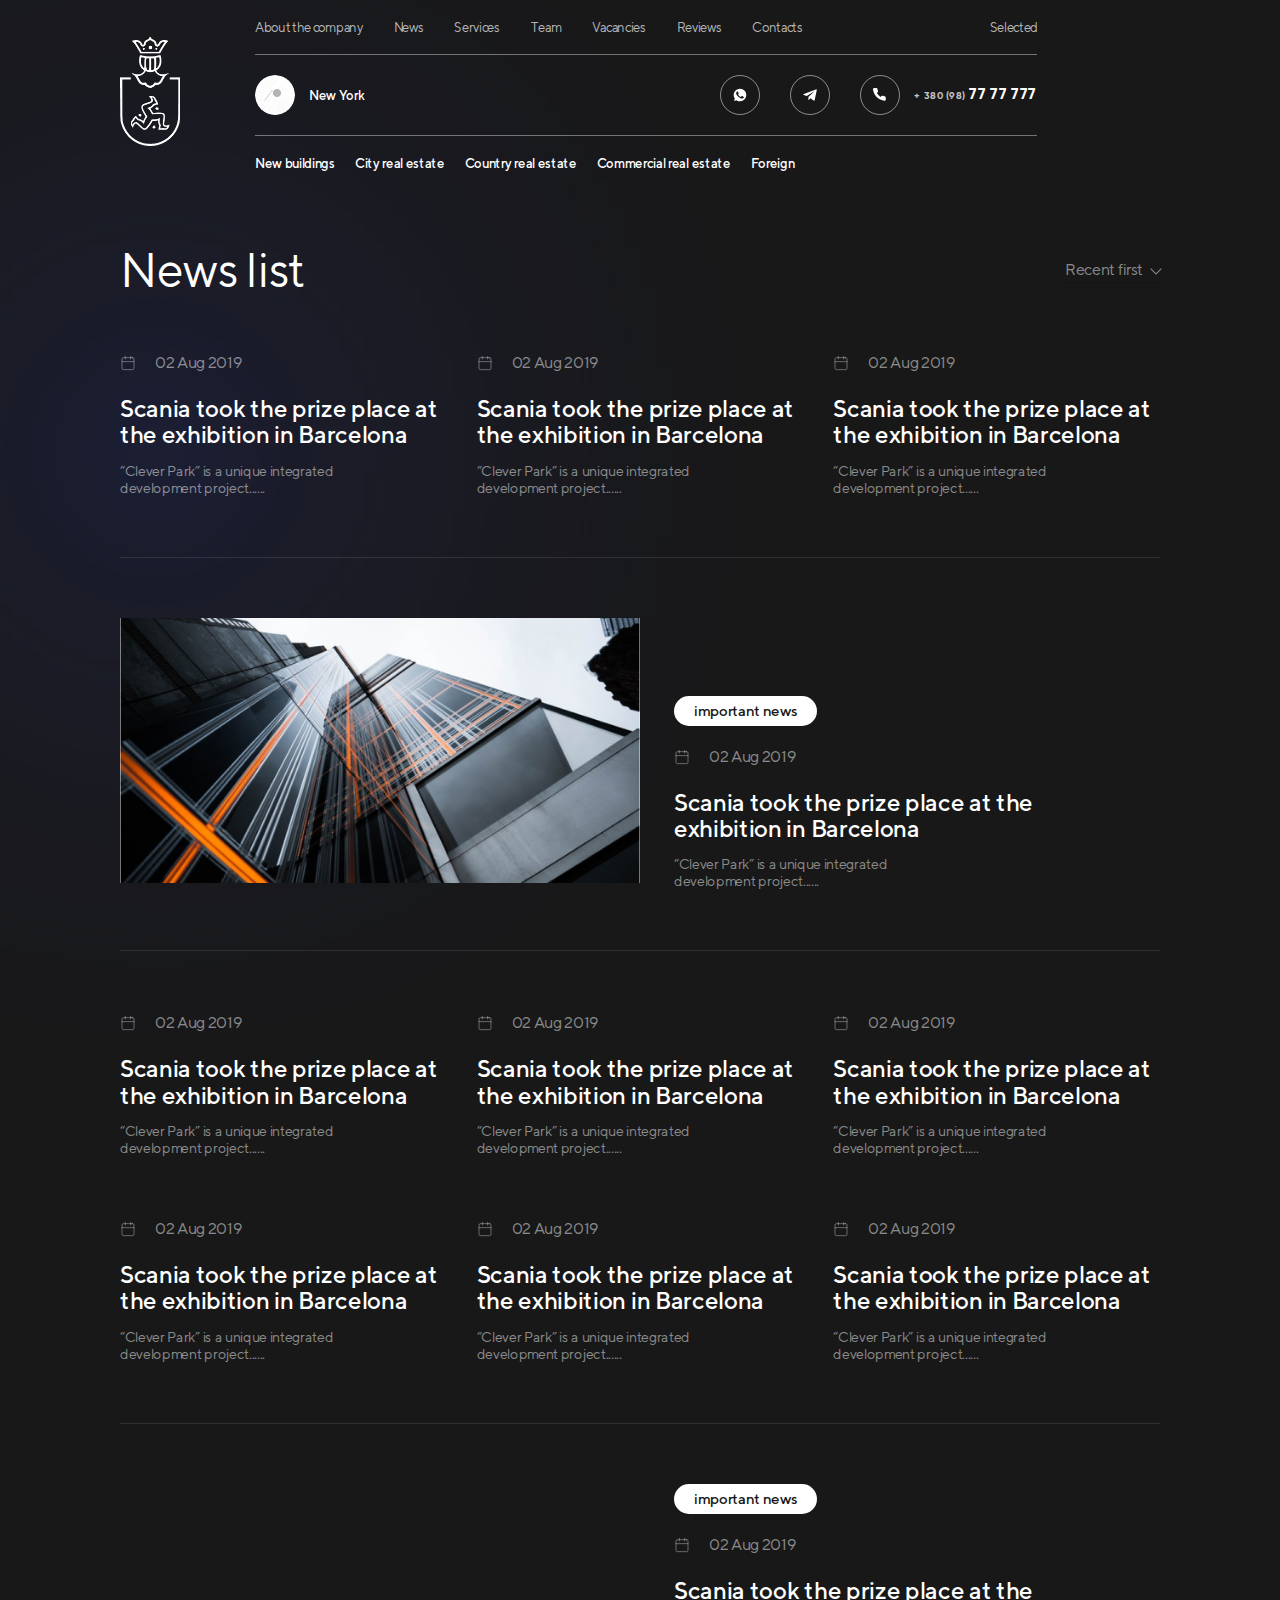
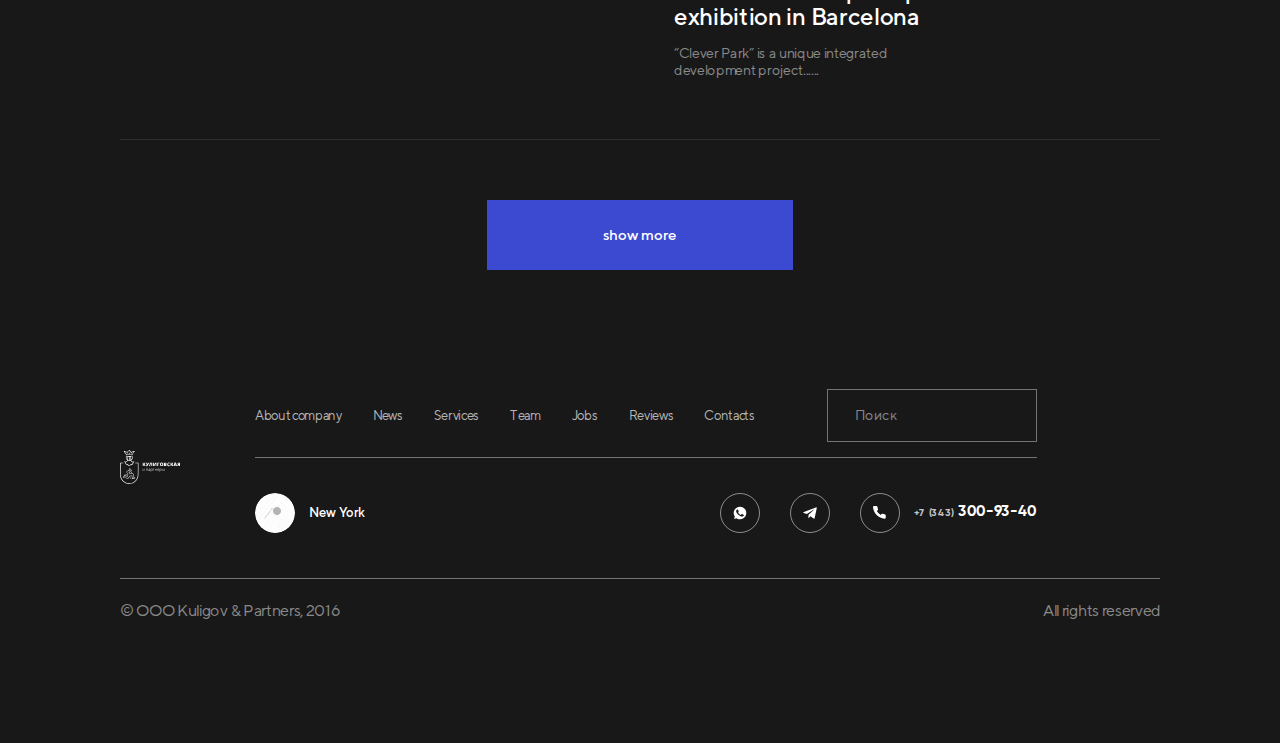
<file: news.html>
<!DOCTYPE html>
<html lang="ru">

<head>
    <meta charset="UTF-8">
    <meta name="viewport" content="width=device-width, initial-scale=1.0">
    <link rel="shortcut icon" href="img/favicon.ico" type="image/x-icon">
    <meta http-equiv="X-UA-Compatible" content="ie=edge">
    <meta name="theme-color" content="#111111">
    <title>New site</title>
    <link rel="stylesheet" href="css/vendor.css">
    <link rel="stylesheet" href="css/main.css">
</head>

<body>
    <div class="app">

        <header class="header" id="header">
            <div class="wrap">
                <div class="header__wrap">
                    <a href="index.html" class="logo">
                        <img src="./img/main/logo.png">
                    </a>
                    <div class="header__des">
                        <div class="header__row">
                            <nav class="top-nav">
                                <ul class="list-reset">
                                    <li>
                                        <a href=""> About the company</a>
                                    </li>
                                    <li>
                                        <a href="">News</a>
                                    </li>
                                    <li>
                                        <a href="">Services</a>
                                    </li>
                                    <li>
                                        <a href="">Team</a>
                                    </li>
                                    <li>
                                        <a href="">Vacancies</a>
                                    </li>
                                    <li>
                                        <a href="">Reviews</a>
                                    </li>
                                    <li>
                                        <a href="">Contacts</a>
                                    </li>
                                    <li>
                                        <a href="">Selected</a>
                                    </li>
                                </ul>
                            </nav>
                        </div>
                        <div class="header__row">
                            <div class="header__mid">
                                <a href="" class="header__location">
                                    <div class="header__location__img">
                                        <img src="./img/main/location.png">
                                    </div>
                                    <div class="header__location__text">
                                        New York
                                    </div>
                                </a>
                                <div class="header__mid__right">
                                    <ul class="header__soc list-reset">
                                        <li>
                                            <a href="">
                                                <svg width="14" height="14">
                                                    <use xlink:href="./img/sprite.svg#what"></use>
                                                </svg>
                                            </a>
                                        </li>
                                        <li>
                                            <a href="">
                                                <svg width="14" height="14">
                                                    <use xlink:href="./img/sprite.svg#tg"></use>
                                                </svg>
                                            </a>
                                        </li>
                                        <li>
                                            <a href="">
                                                <svg width="14" height="14">
                                                    <use xlink:href="./img/sprite.svg#phone"></use>
                                                </svg>
                                            </a>
                                        </li>
                                    </ul>
                                    <a href="tel:+73433009340" class="header__phone">
                                        <span>+ 380 (98)</span> 77 77 777
                                    </a>
                                </div>
                            </div>
                        </div>
                        <div class="header__row">
                            <nav class="bot-nav">
                                <ul class="list-reset">
                                    <li>
                                        <a href="">New buildings</a>
                                    </li>
                                    <li>
                                        <a href="">City real estate</a>
                                    </li>
                                    <li>
                                        <a href="">Country real estate</a>
                                    </li>
                                    <li>
                                        <a href="">Commercial real estate</a>
                                    </li>
                                    <li>
                                        <a href="">Foreign</a>
                                    </li>
                                </ul>
                            </nav>
                        </div>
                    </div>
                    <div class="header__mob">
                        <a href="" class="header__mob__phone">
                            <svg width="14" height="14">
                                <use xlink:href="./img/sprite.svg#phone"></use>
                            </svg>
                        </a>
                        <button type="button" class="burger btn-reset" id="burger">
                            <svg width="18" height="10" class="burger-open">
                                <use xlink:href="./img/sprite.svg#burger-open"></use>
                            </svg>
                            <svg width="24" height="24" class="burger-close">
                                <use xlink:href="./img/sprite.svg#burger-close"></use>
                            </svg>
                        </button>
                    </div>
                </div>
            </div>
        </header>

        <nav class="mob-nav">
            <div class="wrap">
                <ul class="mob-nav__main list-reset">
                    <li>
                        <a href="">About company</a>
                    </li>
                    <li>
                        <a href=""> News</a>
                    </li>
                    <li>
                        <a href="">Services</a>
                    </li>
                    <li>
                        <a href="">Team</a>
                    </li>
                    <li>
                        <a href="">Jobs</a>
                    </li>
                    <li>
                        <a href="">Reviews</a>
                    </li>
                    <li>
                        <a href="">Contacts</a>
                    </li>
                </ul>
                <ul class="mob-nav__sub list-reset">
                    <li>
                        <a href="">New buildings</a>
                    </li>
                    <li>
                        <a href="">City real estate</a>
                    </li>
                    <li>
                        <a href="">Country real estate</a>
                    </li>
                    <li>
                        <a href="">Commercial real estate</a>
                    </li>

                    <li>
                        <a href="">Foreign</a>
                    </li>
                </ul>
                <div class="mob-nav__bot">
                    <a href="" class="header__location">
                        <div class="header__location__img">
                            <img src="./img/main/location.png">
                        </div>
                        <div class="header__location__text">
                            New York
                        </div>
                    </a>
                    <ul class="header__soc list-reset">
                        <li>
                            <a href="">
                                <svg width="14" height="14">
                                    <use xlink:href="./img/sprite.svg#what"></use>
                                </svg>
                            </a>
                        </li>
                        <li>
                            <a href="">
                                <svg width="14" height="14">
                                    <use xlink:href="./img/sprite.svg#tg"></use>
                                </svg>
                            </a>
                        </li>
                    </ul>
                </div>
            </div>

        </nav>
        <main class="main" id="main">
            <div class="inner-page">
                <section class="news inner-decor">
                    <div class="wrap">
                        <div class="news__top">
                            <h1 class="h1">
                                News list
                            </h1>
                            <div class="custom-select">
                                <select>
                                    <option></option>
                                    <option selected>
                                        Recent first
                                    </option>
                                    <option>
                                        Old ones first
                                    </option>
                                </select>
                            </div>
                        </div>
                        <div class="news__wrap">
                            <div class="news__item">
                                <div class="news__item__data">
                                    <svg width="16" height="16">
                                        <use xlink:href="./img/sprite.svg#calendar"></use>
                                    </svg>
                                    02 Aug 2019
                                </div>
                                <a href="" class="news__item__title">
                                    Scania took the prize
                                    place at the exhibition in Barcelona
                                </a>
                                <div class="news__item__text">
                                    “Clever Park” is a unique integrated development project......
                                </div>
                            </div>
                            <div class="news__item">
                                <div class="news__item__data">
                                    <svg width="16" height="16">
                                        <use xlink:href="./img/sprite.svg#calendar"></use>
                                    </svg>
                                    02 Aug 2019
                                </div>
                                <a href="" class="news__item__title">
                                    Scania took the prize
                                    place at the exhibition in Barcelona
                                </a>
                                <div class="news__item__text">
                                    “Clever Park” is a unique integrated development project......
                                </div>
                            </div>
                            <div class="news__item">
                                <div class="news__item__data">
                                    <svg width="16" height="16">
                                        <use xlink:href="./img/sprite.svg#calendar"></use>
                                    </svg>
                                    02 Aug 2019
                                </div>
                                <a href="" class="news__item__title">
                                    Scania took the prize
                                    place at the exhibition in Barcelona
                                </a>
                                <div class="news__item__text">
                                    “Clever Park” is a unique integrated development project......
                                </div>
                            </div>
                        </div>
                        <!-- Большой -->
                        <div class="news__item news__item--big">
                            <a class="news__item__img" href="">
                                <img class="lazyload" data-src="./img/news/1.jpg">
                            </a>
                            <div class="news__item__content">
                                <div class="news__item__important">
                                    important news
                                </div>
                                <div class="news__item__data">
                                    <svg width="16" height="16">
                                        <use xlink:href="./img/sprite.svg#calendar"></use>
                                    </svg>
                                    02 Aug 2019
                                </div>
                                <a href="" class="news__item__title">
                                    Scania took the prize
                                    place at the exhibition in Barcelona
                                </a>
                                <div class="news__item__text">
                                    “Clever Park” is a unique integrated development project......
                                </div>
                            </div>
                        </div>
                        <!-- Большой -->
                        <div class="news__wrap">
                            <div class="news__item">
                                <div class="news__item__data">
                                    <svg width="16" height="16">
                                        <use xlink:href="./img/sprite.svg#calendar"></use>
                                    </svg>
                                    02 Aug 2019
                                </div>
                                <a href="" class="news__item__title">
                                    Scania took the prize
                                    place at the exhibition in Barcelona
                                </a>
                                <div class="news__item__text">
                                    “Clever Park” is a unique integrated development project......
                                </div>
                            </div>
                            <div class="news__item">
                                <div class="news__item__data">
                                    <svg width="16" height="16">
                                        <use xlink:href="./img/sprite.svg#calendar"></use>
                                    </svg>
                                    02 Aug 2019
                                </div>
                                <a href="" class="news__item__title">
                                    Scania took the prize
                                    place at the exhibition in Barcelona
                                </a>
                                <div class="news__item__text">
                                    “Clever Park” is a unique integrated development project......
                                </div>
                            </div>
                            <div class="news__item">
                                <div class="news__item__data">
                                    <svg width="16" height="16">
                                        <use xlink:href="./img/sprite.svg#calendar"></use>
                                    </svg>
                                    02 Aug 2019
                                </div>
                                <a href="" class="news__item__title">
                                    Scania took the prize
                                    place at the exhibition in Barcelona
                                </a>
                                <div class="news__item__text">
                                    “Clever Park” is a unique integrated development project......
                                </div>
                            </div>
                            <div class="news__item">
                                <div class="news__item__data">
                                    <svg width="16" height="16">
                                        <use xlink:href="./img/sprite.svg#calendar"></use>
                                    </svg>
                                    02 Aug 2019
                                </div>
                                <a href="" class="news__item__title">
                                    Scania took the prize
                                    place at the exhibition in Barcelona
                                </a>
                                <div class="news__item__text">
                                    “Clever Park” is a unique integrated development project......
                                </div>
                            </div>
                            <div class="news__item">
                                <div class="news__item__data">
                                    <svg width="16" height="16">
                                        <use xlink:href="./img/sprite.svg#calendar"></use>
                                    </svg>
                                    02 Aug 2019
                                </div>
                                <a href="" class="news__item__title">
                                    Scania took the prize
                                    place at the exhibition in Barcelona
                                </a>
                                <div class="news__item__text">
                                    “Clever Park” is a unique integrated development project......
                                </div>
                            </div>
                            <div class="news__item">
                                <div class="news__item__data">
                                    <svg width="16" height="16">
                                        <use xlink:href="./img/sprite.svg#calendar"></use>
                                    </svg>
                                    02 Aug 2019
                                </div>
                                <a href="" class="news__item__title">
                                    Scania took the prize
                                    place at the exhibition in Barcelona
                                </a>
                                <div class="news__item__text">
                                    “Clever Park” is a unique integrated development project......
                                </div>
                            </div>
                        </div>
                        <!-- Большой -->
                        <div class="news__item news__item--big">
                            <a class="news__item__img" href="">
                                <img class="lazyload" data-src="./img/news/1.jpg">
                            </a>
                            <div class="news__item__content">
                                <div class="news__item__important">
                                    important news
                                </div>
                                <div class="news__item__data">
                                    <svg width="16" height="16">
                                        <use xlink:href="./img/sprite.svg#calendar"></use>
                                    </svg>
                                    02 Aug 2019
                                </div>
                                <a href="" class="news__item__title">
                                    Scania took the prize
                                    place at the exhibition in Barcelona
                                </a>
                                <div class="news__item__text">
                                    “Clever Park” is a unique integrated development project......
                                </div>
                            </div>
                        </div>
                        <!-- Большой -->
                        <div class="more-btn d-flex flex-center">
                            <button class="btn" type="button">
                                show more
                            </button>
                        </div>
                    </div>
                </section>
            </div>

        </main>
        <footer class="footer">
            <div class="wrap">
                <div class="footer__search-mob">
                    <input type="text" class="input" placeholder="Search">
                </div>
                <div class="footer__top">
                    <div class="header__wrap">
                        <a href="index.html" class="logo">
                            <img src="./img/main/logo.svg">
                        </a>
                        <div class="header__des">
                            <div class="header__row">
                                <div class="footer__top__wrap">
                                    <nav class="top-nav">
                                        <ul class="list-reset">
                                            <li>
                                                <a href="">About company</a>
                                            </li>
                                            <li>
                                                <a href=""> News</a>
                                            </li>
                                            <li>
                                                <a href="">Services</a>
                                            </li>
                                            <li>
                                                <a href="">Team</a>
                                            </li>
                                            <li>
                                                <a href="">Jobs</a>
                                            </li>
                                            <li>
                                                <a href="">Reviews</a>
                                            </li>
                                            <li>
                                                <a href="">Contacts</a>
                                            </li>

                                        </ul>
                                    </nav>
                                    <div class="footer__search">
                                        <input type="text" class="input" placeholder="Поиск">
                                    </div>
                                </div>
                            </div>
                            <div class="header__row">
                                <div class="header__mid">
                                    <a href="" class="header__location">
                                        <div class="header__location__img">
                                            <img src="./img/main/location.png">
                                        </div>
                                        <div class="header__location__text">
                                            New York
                                        </div>
                                    </a>
                                    <div class="header__mid__right">
                                        <ul class="header__soc list-reset">
                                            <li>
                                                <a href="">
                                                    <svg width="14" height="14">
                                                        <use xlink:href="./img/sprite.svg#what"></use>
                                                    </svg>
                                                </a>
                                            </li>
                                            <li>
                                                <a href="">
                                                    <svg width="14" height="14">
                                                        <use xlink:href="./img/sprite.svg#tg"></use>
                                                    </svg>
                                                </a>
                                            </li>
                                            <li>
                                                <a href="">
                                                    <svg width="14" height="14">
                                                        <use xlink:href="./img/sprite.svg#phone"></use>
                                                    </svg>
                                                </a>
                                            </li>
                                        </ul>
                                        <a href="tel:+73433009340" class="header__phone">
                                            <span>+7 (343)</span> 300-93-40
                                        </a>
                                    </div>
                                </div>
                            </div>
                        </div>
                        <div class="header__mob">
                            <a href="" class="header__mob__phone">
                                <svg width="14" height="14">
                                    <use xlink:href="./img/sprite.svg#phone"></use>
                                </svg>
                            </a>
                            <button type="button" class="burger btn-reset" id="burger-footer">
                                <svg width="18" height="10" class="burger-open">
                                    <use xlink:href="./img/sprite.svg#burger-open"></use>
                                </svg>
                                <svg width="24" height="24" class="burger-close">
                                    <use xlink:href="./img/sprite.svg#burger-close"></use>
                                </svg>
                            </button>
                        </div>
                    </div>
                </div>
                <div class="footer__bot">
                    <div class="footer__bot__item">
                        © OOO Kuligov & Partners, 2016
                    </div>
                    <div class="footer__bot__item">
                        All rights reserved
                    </div>

                </div>
            </div>
        </footer>
    </div>
    <script src="./js/libs/jquery.min.js"></script>
    <script src="./js/vendor.js"></script>
    <script src="./js/main.js"></script>
</body>

</html>
</file>
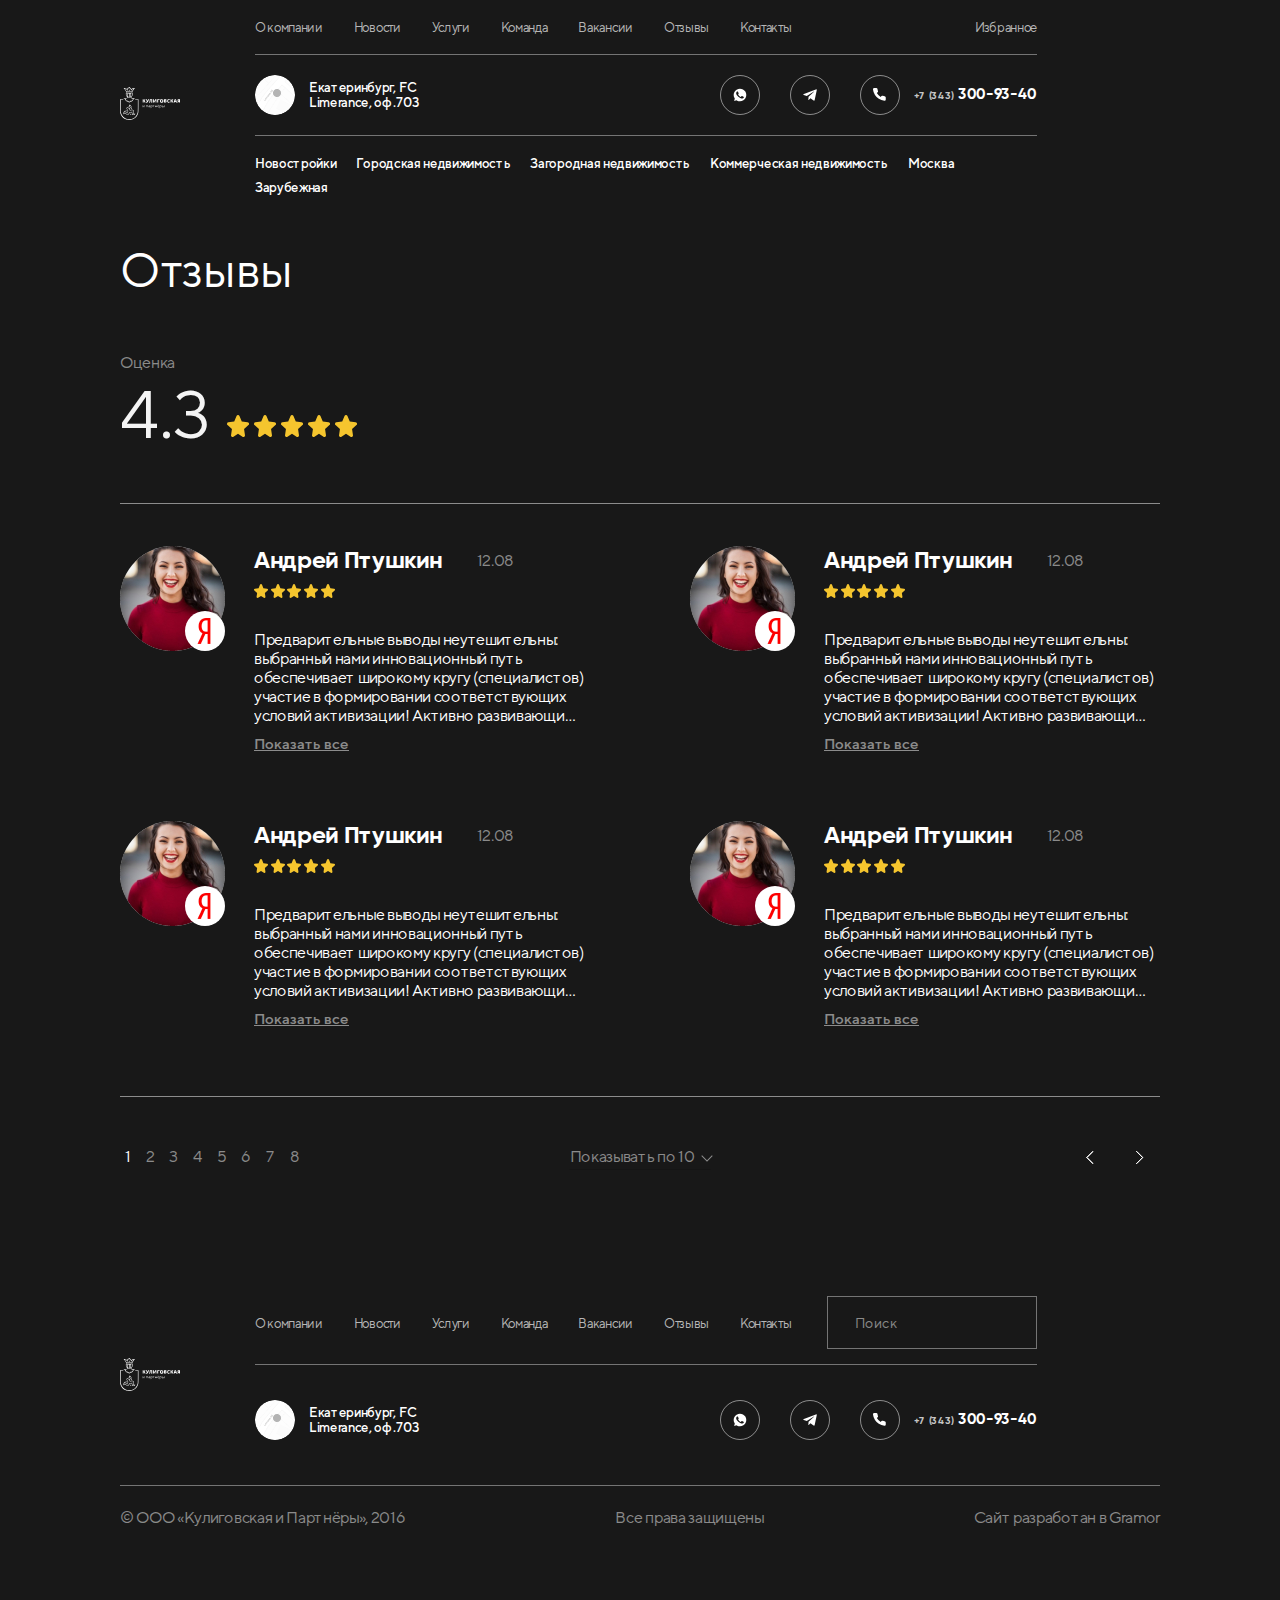
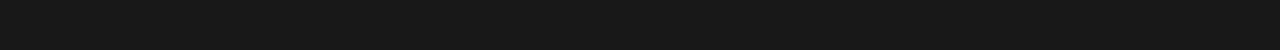
<file: reviews.html>
<!DOCTYPE html>
<html lang="ru">
<head>
    <meta charset="UTF-8">
    <meta name="viewport" content="width=device-width, initial-scale=1.0">
    <link rel="shortcut icon" href="img/favicon.ico" type="image/x-icon">
    <meta http-equiv="X-UA-Compatible" content="ie=edge">
    <meta name="theme-color" content="#111111">
    <title>New site</title>
    <link rel="stylesheet" href="css/vendor.css">
    <link rel="stylesheet" href="css/main.css">
</head>
<body>
    <div class="app">

        <header class="header" id="header">
    <div class="wrap">
        <div class="header__wrap">
            <a href="index.html" class="logo">
                <img src="./img/main/logo.svg">
            </a>
            <div class="header__des">
                <div class="header__row">
                    <nav class="top-nav">
                        <ul class="list-reset">
                            <li>
                                <a href=""> О компании</a>
                            </li>
                            <li>
                                <a href="">Новости</a>
                            </li>
                            <li>
                                <a href="">Услуги</a>
                            </li>
                            <li>
                                <a href="">Команда</a>
                            </li>
                            <li>
                                <a href="">Вакансии</a>
                            </li>
                            <li>
                                <a href="">Отзывы</a>
                            </li>
                            <li>
                                <a href="">Контакты</a>
                            </li>
                            <li>
                                <a href="">Избранное</a>
                            </li>
                        </ul>
                    </nav>
                </div>
                <div class="header__row">
                    <div class="header__mid">
                        <a href="" class="header__location">
                            <div class="header__location__img">
                                <img src="./img/main/location.png">
                            </div>
                            <div class="header__location__text">
                                Екатеринбург, FC Limerance, оф.703
                            </div>
                        </a>
                        <div class="header__mid__right">
                            <ul class="header__soc list-reset">
                                <li>
                                    <a href="">
                                        <svg width="14" height="14">
                                            <use xlink:href="./img/sprite.svg#what"></use>
                                        </svg>
                                    </a>
                                </li>
                                <li>
                                    <a href="">
                                        <svg width="14" height="14">
                                            <use xlink:href="./img/sprite.svg#tg"></use>
                                        </svg>
                                    </a>
                                </li>
                                <li>
                                    <a href="">
                                        <svg width="14" height="14">
                                            <use xlink:href="./img/sprite.svg#phone"></use>
                                        </svg>
                                    </a>
                                </li>
                            </ul>
                            <a href="tel:+73433009340" class="header__phone">
                                <span>+7 (343)</span> 300-93-40
                            </a>
                        </div>
                    </div>
                </div>
                <div class="header__row">
                    <nav class="bot-nav">
                        <ul class="list-reset">
                            <li>
                                <a href="">Новостройки</a>
                            </li>
                            <li>
                                <a href="">Городская недвижимость</a>
                            </li>
                            <li>
                                <a href="">Загородная недвижимость</a>
                            </li>
                            <li>
                                <a href="">Коммерческая недвижимость</a>
                            </li>
                            <li>
                                <a href="">Москва</a>
                            </li>
                            <li>
                                <a href="">Зарубежная</a>
                            </li>
                        </ul>
                    </nav>
                </div>
            </div>
            <div class="header__mob">
                <a href="" class="header__mob__phone">
                    <svg width="14" height="14">
                        <use xlink:href="./img/sprite.svg#phone"></use>
                    </svg>
                </a>
                <button type="button" class="burger btn-reset" id="burger">
                    <svg width="18" height="10" class="burger-open">
                        <use xlink:href="./img/sprite.svg#burger-open"></use>
                    </svg>
                    <svg width="24" height="24" class="burger-close">
                        <use xlink:href="./img/sprite.svg#burger-close"></use>
                    </svg>
                </button>
            </div>
        </div>
    </div>
</header>

<nav class="mob-nav">
    <div class="wrap">
        <ul class="mob-nav__main list-reset">
            <li>
                <a href="">  О компании</a>
            </li>
            <li>
                <a href=""> Новости</a>
            </li>
            <li>
                <a href="">Услуги</a>
            </li>
            <li>
                <a href="">Команда</a>
            </li>
            <li>
                <a href="">Вакансии</a>
            </li>
            <li>
                <a href="">Отзывы</a>
            </li>
            <li>
                <a href="">Контакты</a>
            </li>
        </ul>
        <ul class="mob-nav__sub list-reset">
            <li>
                <a href="">Новостройки</a>
            </li>
            <li>
                <a href="">Городская недвижимость</a>
            </li>
            <li>
                <a href="">Загородная недвижимость</a>
            </li>
            <li>
                <a href="">Коммерческая недвижимость</a>
            </li>
            <li>
                <a href="">Москва</a>
            </li>
            <li>
                <a href="">Зарубежная</a>
            </li>
        </ul>
        <div class="mob-nav__bot">
            <a href="" class="header__location">
                <div class="header__location__img">
                    <img src="./img/main/location.png">
                </div>
                <div class="header__location__text">
                    Екатеринбург, FC Limerance, оф.703
                </div>
            </a>
            <ul class="header__soc list-reset">
                <li>
                    <a href="">
                        <svg width="14" height="14">
                            <use xlink:href="./img/sprite.svg#what"></use>
                        </svg>
                    </a>
                </li>
                <li>
                    <a href="">
                        <svg width="14" height="14">
                            <use xlink:href="./img/sprite.svg#tg"></use>
                        </svg>
                    </a>
                </li>
            </ul>
        </div>
    </div>
    
</nav>
        <main class="main" id="main">
            <div class="inner-page">
                <section class="reviews">
                    <div class="wrap">
                        <h1 class="h1">
                            Отзывы
                        </h1>
                        <div class="review__top">
                            Оценка
                            <div class="review__top__row">
                                4.3
                                <div class="stars">
                                    <svg width="22" height="22">
                                        <use xlink:href="./img/sprite.svg#star-full"></use>
                                    </svg>
                                    <svg width="22" height="22">
                                        <use xlink:href="./img/sprite.svg#star-full"></use>
                                    </svg>
                                    <svg width="22" height="22">
                                        <use xlink:href="./img/sprite.svg#star-full"></use>
                                    </svg>
                                    <svg width="22" height="22">
                                        <use xlink:href="./img/sprite.svg#star-full"></use>
                                    </svg>
                                    <svg width="22" height="22">
                                        <use xlink:href="./img/sprite.svg#star-full"></use>
                                    </svg>
                                </div>
                            </div>
                        </div>
                        <div class="reviews__list">
                            <div class="reviews__list__flex">
                                <div class="reviews__item">
                                    <div class="reviews__item__img">
                                        <div class="big lazyload" data-src="./img/reviews/1.jpg"></div>
                                        <div class="img lazyload" data-src="./img/reviews/2.jpg"></div>
                                    </div>
                                    <div class="reviews__item__content">
                                        <div class="reviews__item__top">
                                            <div class="revieww__item__name">
                                                Андрей Птушкин
                                            </div>
                                            <div class="revieww__item__data">12.08</div>
                                        </div>
                                        <div class="stars">
                                            <svg width="14" height="14">
                                                <use xlink:href="./img/sprite.svg#star-full"></use>
                                            </svg>
                                            <svg width="14" height="14">
                                                <use xlink:href="./img/sprite.svg#star-full"></use>
                                            </svg>
                                            <svg width="14" height="14">
                                                <use xlink:href="./img/sprite.svg#star-full"></use>
                                            </svg>
                                            <svg width="14" height="14">
                                                <use xlink:href="./img/sprite.svg#star-full"></use>
                                            </svg>
                                            <svg width="14" height="14">
                                                <use xlink:href="./img/sprite.svg#star-full"></use>
                                            </svg>
                                        </div>
                                        <div class="reviews__item__des">
                                            <div class="reviews__item__des__text">
                                                Предварительные выводы неутешительны: выбранный нами инновационный путь обеспечивает широкому кругу (специалистов) участие в формировании соответствующих условий активизации! Активно развивающи
                                                Предварительные выводы неутешительны: выбранный нами инновационный путь обеспечивает широкому кругу (специалистов) участие в формировании соответствующих условий активизации! Активно развивающи
                                            </div>
                                            <button class="btn-reset link reviews__more reviews__show-more">
                                                Показать все
                                            </button>
                                            <button class="btn-reset link reviews__more reviews__hide-more">
                                                скрыть
                                            </button>
                                        </div>
                                    </div>
                                </div>
                                <div class="reviews__item">
                                    <div class="reviews__item__img">
                                        <div class="big lazyload" data-src="./img/reviews/1.jpg"></div>
                                        <div class="img lazyload" data-src="./img/reviews/2.jpg"></div>
                                    </div>
                                    <div class="reviews__item__content">
                                        <div class="reviews__item__top">
                                            <div class="revieww__item__name">
                                                Андрей Птушкин
                                            </div>
                                            <div class="revieww__item__data">12.08</div>
                                        </div>
                                        <div class="stars">
                                            <svg width="14" height="14">
                                                <use xlink:href="./img/sprite.svg#star-full"></use>
                                            </svg>
                                            <svg width="14" height="14">
                                                <use xlink:href="./img/sprite.svg#star-full"></use>
                                            </svg>
                                            <svg width="14" height="14">
                                                <use xlink:href="./img/sprite.svg#star-full"></use>
                                            </svg>
                                            <svg width="14" height="14">
                                                <use xlink:href="./img/sprite.svg#star-full"></use>
                                            </svg>
                                            <svg width="14" height="14">
                                                <use xlink:href="./img/sprite.svg#star-full"></use>
                                            </svg>
                                        </div>
                                        <div class="reviews__item__des">
                                            <div class="reviews__item__des__text">
                                                Предварительные выводы неутешительны: выбранный нами инновационный путь обеспечивает широкому кругу (специалистов) участие в формировании соответствующих условий активизации! Активно развивающи
                                                Предварительные выводы неутешительны: выбранный нами инновационный путь обеспечивает широкому кругу (специалистов) участие в формировании соответствующих условий активизации! Активно развивающи
                                            </div>
                                            <button class="btn-reset link reviews__more reviews__show-more">
                                                Показать все
                                            </button>
                                            <button class="btn-reset link reviews__more reviews__hide-more">
                                                скрыть
                                            </button>
                                        </div>
                                    </div>
                                </div>
                                <div class="reviews__item">
                                    <div class="reviews__item__img">
                                        <div class="big lazyload" data-src="./img/reviews/1.jpg"></div>
                                        <div class="img lazyload" data-src="./img/reviews/2.jpg"></div>
                                    </div>
                                    <div class="reviews__item__content">
                                        <div class="reviews__item__top">
                                            <div class="revieww__item__name">
                                                Андрей Птушкин
                                            </div>
                                            <div class="revieww__item__data">12.08</div>
                                        </div>
                                        <div class="stars">
                                            <svg width="14" height="14">
                                                <use xlink:href="./img/sprite.svg#star-full"></use>
                                            </svg>
                                            <svg width="14" height="14">
                                                <use xlink:href="./img/sprite.svg#star-full"></use>
                                            </svg>
                                            <svg width="14" height="14">
                                                <use xlink:href="./img/sprite.svg#star-full"></use>
                                            </svg>
                                            <svg width="14" height="14">
                                                <use xlink:href="./img/sprite.svg#star-full"></use>
                                            </svg>
                                            <svg width="14" height="14">
                                                <use xlink:href="./img/sprite.svg#star-full"></use>
                                            </svg>
                                        </div>
                                        <div class="reviews__item__des">
                                            <div class="reviews__item__des__text">
                                                Предварительные выводы неутешительны: выбранный нами инновационный путь обеспечивает широкому кругу (специалистов) участие в формировании соответствующих условий активизации! Активно развивающи
                                                Предварительные выводы неутешительны: выбранный нами инновационный путь обеспечивает широкому кругу (специалистов) участие в формировании соответствующих условий активизации! Активно развивающи
                                            </div>
                                            <button class="btn-reset link reviews__more reviews__show-more">
                                                Показать все
                                            </button>
                                            <button class="btn-reset link reviews__more reviews__hide-more">
                                                скрыть
                                            </button>
                                        </div>
                                    </div>
                                </div>
                                <div class="reviews__item">
                                    <div class="reviews__item__img">
                                        <div class="big lazyload" data-src="./img/reviews/1.jpg"></div>
                                        <div class="img lazyload" data-src="./img/reviews/2.jpg"></div>
                                    </div>
                                    <div class="reviews__item__content">
                                        <div class="reviews__item__top">
                                            <div class="revieww__item__name">
                                                Андрей Птушкин
                                            </div>
                                            <div class="revieww__item__data">12.08</div>
                                        </div>
                                        <div class="stars">
                                            <svg width="14" height="14">
                                                <use xlink:href="./img/sprite.svg#star-full"></use>
                                            </svg>
                                            <svg width="14" height="14">
                                                <use xlink:href="./img/sprite.svg#star-full"></use>
                                            </svg>
                                            <svg width="14" height="14">
                                                <use xlink:href="./img/sprite.svg#star-full"></use>
                                            </svg>
                                            <svg width="14" height="14">
                                                <use xlink:href="./img/sprite.svg#star-full"></use>
                                            </svg>
                                            <svg width="14" height="14">
                                                <use xlink:href="./img/sprite.svg#star-full"></use>
                                            </svg>
                                        </div>
                                        <div class="reviews__item__des">
                                            <div class="reviews__item__des__text">
                                                Предварительные выводы неутешительны: выбранный нами инновационный путь обеспечивает широкому кругу (специалистов) участие в формировании соответствующих условий активизации! Активно развивающи
                                                Предварительные выводы неутешительны: выбранный нами инновационный путь обеспечивает широкому кругу (специалистов) участие в формировании соответствующих условий активизации! Активно развивающи
                                            </div>
                                            <button class="btn-reset link reviews__more reviews__show-more">
                                                Показать все
                                            </button>
                                            <button class="btn-reset link reviews__more reviews__hide-more">
                                                скрыть
                                            </button>
                                        </div>
                                    </div>
                                </div>
                            </div>
                        </div>
                        <div class="pagination">
                            <div class="pagination__left">
                                <a href="javascript:" class="active">1</a>
                                <a href="" class="">2</a>
                                <a href="" class="">3</a>
                                <a href="" class="">4</a>
                                <a href="" class="">5</a>
                                <a href="" class="">6</a>
                                <a href="" class="">7</a>
                                <a href="" class="">8</a>
                            </div>
                            <div class="pagination__select">
                                <div class="custom-select">
                                    <select>
                                        <option></option>
                                        <option selected>Показывать по 10</option>
                                        <option>Показывать по 20</option>
                                        <option>Показывать по 50</option>
                                    </select>
                                </div>
                            </div>
                            <div class="pagination__arows">
                                <a href="">
                                    <svg width="7.5" height="15">
                                        <use xlink:href="./img/sprite.svg#arr-left"></use>
                                    </svg>
                                </a>
                                <a href="">
                                    <svg width="7.5" height="15">
                                        <use xlink:href="./img/sprite.svg#arr-right"></use>
                                    </svg>
                                </a>
                            </div>
                        </div>
                    </div>
                </section>
            </div>
        </main>
        <footer class="footer">
    <div class="wrap">
        <div class="footer__search-mob">
            <input type="text" class="input" placeholder="Поиск">
        </div>
        <div class="footer__top">
            <div class="header__wrap">
                <a href="index.html" class="logo">
                    <img src="./img/main/logo.svg">
                </a>
                <div class="header__des">
                    <div class="header__row">
                        <div class="footer__top__wrap">
                            <nav class="top-nav">
                                <ul class="list-reset">
                                    <li>
                                        <a href=""> О компании</a>
                                    </li>
                                    <li>
                                        <a href="">Новости</a>
                                    </li>
                                    <li>
                                        <a href="">Услуги</a>
                                    </li>
                                    <li>
                                        <a href="">Команда</a>
                                    </li>
                                    <li>
                                        <a href="">Вакансии</a>
                                    </li>
                                    <li>
                                        <a href="">Отзывы</a>
                                    </li>
                                    <li>
                                        <a href="">Контакты</a>
                                    </li>
                                    
                                </ul>
                            </nav>
                            <div class="footer__search">
                                <input type="text" class="input" placeholder="Поиск">
                            </div>
                        </div>
                    </div>
                    <div class="header__row">
                        <div class="header__mid">
                            <a href="" class="header__location">
                                <div class="header__location__img">
                                    <img src="./img/main/location.png">
                                </div>
                                <div class="header__location__text">
                                    Екатеринбург, FC Limerance, оф.703
                                </div>
                            </a>
                            <div class="header__mid__right">
                                <ul class="header__soc list-reset">
                                    <li>
                                        <a href="">
                                            <svg width="14" height="14">
                                                <use xlink:href="./img/sprite.svg#what"></use>
                                            </svg>
                                        </a>
                                    </li>
                                    <li>
                                        <a href="">
                                            <svg width="14" height="14">
                                                <use xlink:href="./img/sprite.svg#tg"></use>
                                            </svg>
                                        </a>
                                    </li>
                                    <li>
                                        <a href="">
                                            <svg width="14" height="14">
                                                <use xlink:href="./img/sprite.svg#phone"></use>
                                            </svg>
                                        </a>
                                    </li>
                                </ul>
                                <a href="tel:+73433009340" class="header__phone">
                                    <span>+7 (343)</span> 300-93-40
                                </a>
                            </div>
                        </div>
                    </div>
                </div>
                <div class="header__mob">
                    <a href="" class="header__mob__phone">
                        <svg width="14" height="14">
                            <use xlink:href="./img/sprite.svg#phone"></use>
                        </svg>
                    </a>
                    <button type="button" class="burger btn-reset" id="burger-footer">
                        <svg width="18" height="10" class="burger-open">
                            <use xlink:href="./img/sprite.svg#burger-open"></use>
                        </svg>
                        <svg width="24" height="24" class="burger-close">
                            <use xlink:href="./img/sprite.svg#burger-close"></use>
                        </svg>
                    </button>
                </div>
            </div>
        </div>
        <div class="footer__bot">
            <div class="footer__bot__item">
                © ООО «Кулиговская и Партнёры», 2016
            </div>
            <div class="footer__bot__item">
                Все права защищены
            </div>
            <div class="footer__bot__item">
                Сайт разработан в Gramor
            </div>
        </div>
    </div>
</footer>
    </div>
  <script src="./js/libs/jquery.min.js"></script>
  <script src="./js/vendor.js"></script>
  <script src="./js/main.js"></script>
</body>

</html>
</file>
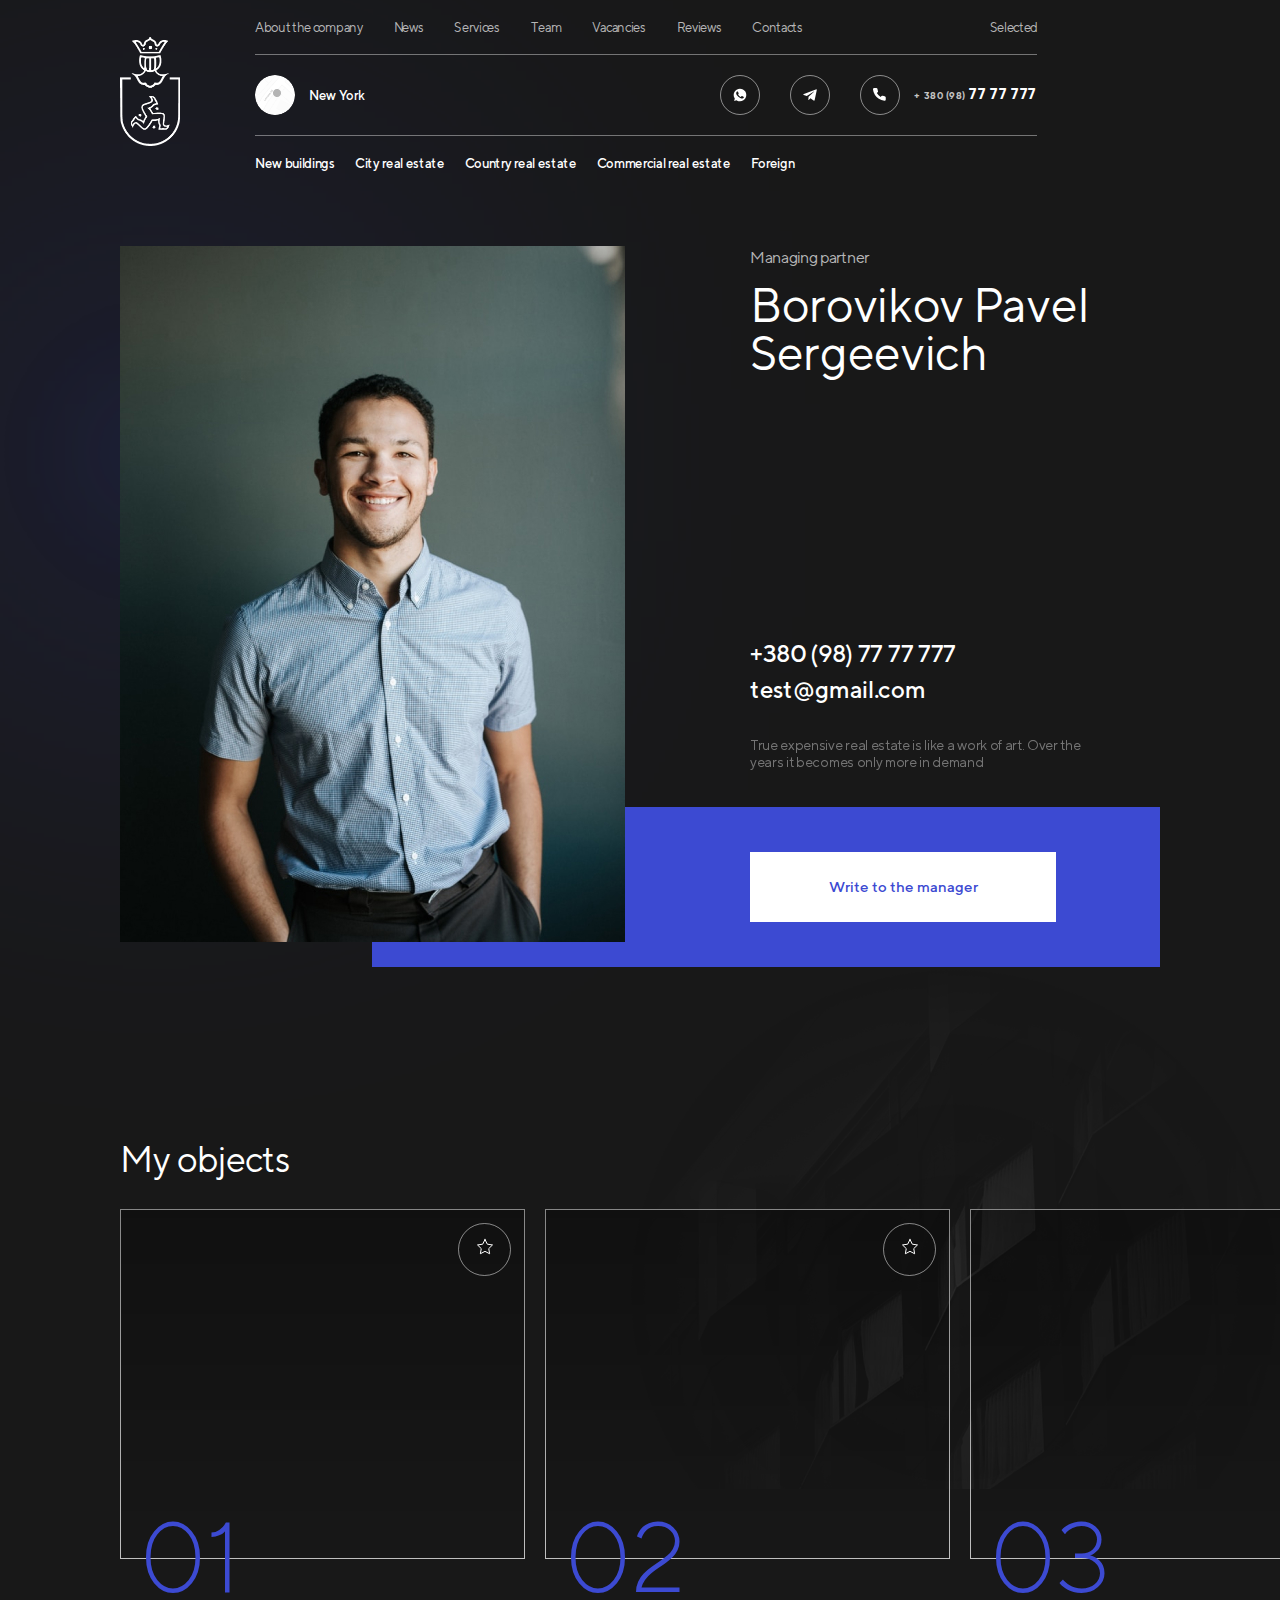
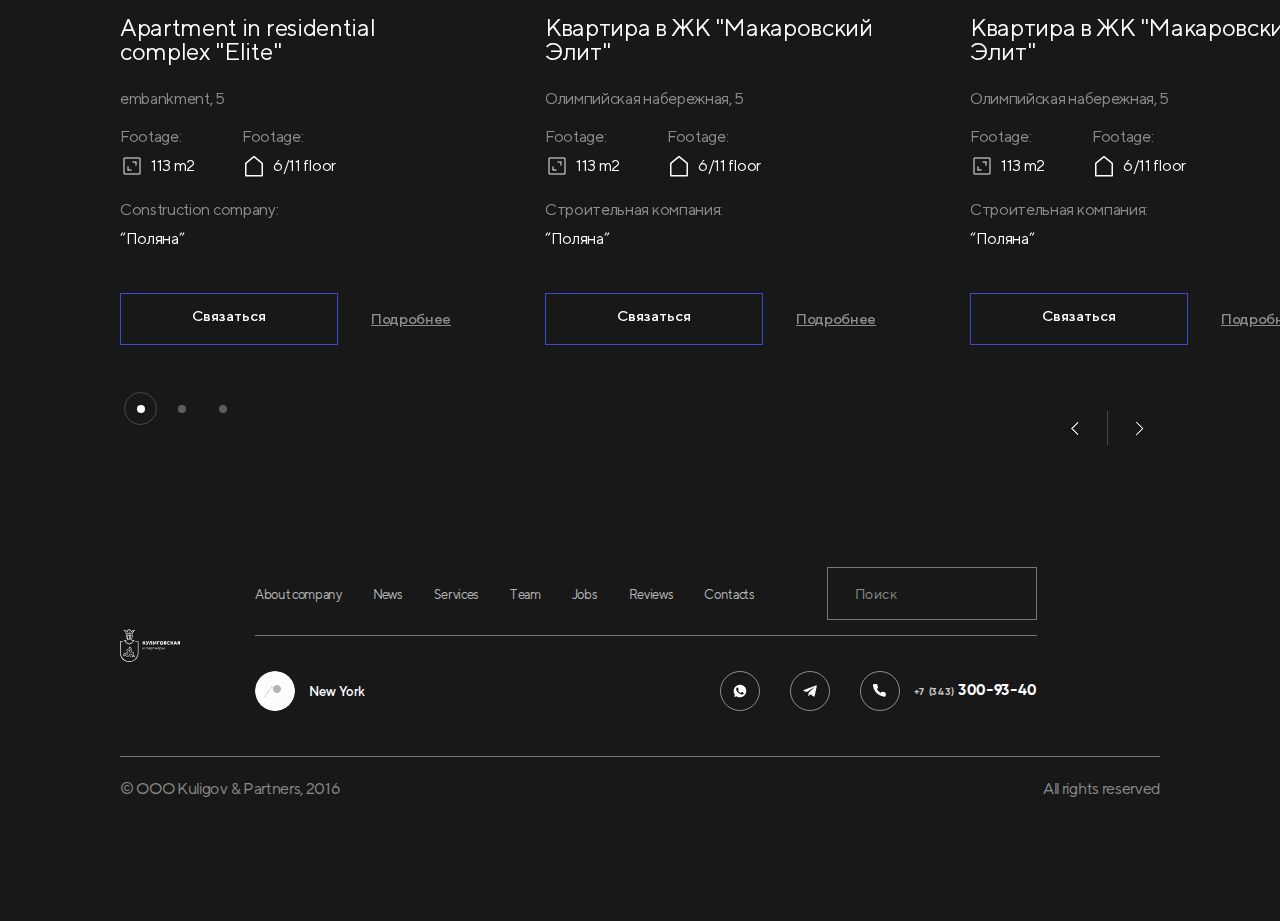
<file: staff-detail.html>
<!DOCTYPE html>
<html lang="ru">

<head>
    <meta charset="UTF-8">
    <meta name="viewport" content="width=device-width, initial-scale=1.0">
    <link rel="shortcut icon" href="img/favicon.ico" type="image/x-icon">
    <meta http-equiv="X-UA-Compatible" content="ie=edge">
    <meta name="theme-color" content="#111111">
    <title>New site</title>
    <link rel="stylesheet" href="css/vendor.css">
    <link rel="stylesheet" href="css/main.css">
</head>

<body>
    <div class="app">

        <header class="header" id="header">
            <div class="wrap">
                <div class="header__wrap">
                    <a href="index.html" class="logo">
                        <img src="./img/main/logo.png">
                    </a>
                    <div class="header__des">
                        <div class="header__row">
                            <nav class="top-nav">
                                <ul class="list-reset">
                                    <li>
                                        <a href=""> About the company</a>
                                    </li>
                                    <li>
                                        <a href="">News</a>
                                    </li>
                                    <li>
                                        <a href="">Services</a>
                                    </li>
                                    <li>
                                        <a href="">Team</a>
                                    </li>
                                    <li>
                                        <a href="">Vacancies</a>
                                    </li>
                                    <li>
                                        <a href="">Reviews</a>
                                    </li>
                                    <li>
                                        <a href="">Contacts</a>
                                    </li>
                                    <li>
                                        <a href="">Selected</a>
                                    </li>
                                </ul>
                            </nav>
                        </div>
                        <div class="header__row">
                            <div class="header__mid">
                                <a href="" class="header__location">
                                    <div class="header__location__img">
                                        <img src="./img/main/location.png">
                                    </div>
                                    <div class="header__location__text">
                                        New York
                                    </div>
                                </a>
                                <div class="header__mid__right">
                                    <ul class="header__soc list-reset">
                                        <li>
                                            <a href="">
                                                <svg width="14" height="14">
                                                    <use xlink:href="./img/sprite.svg#what"></use>
                                                </svg>
                                            </a>
                                        </li>
                                        <li>
                                            <a href="">
                                                <svg width="14" height="14">
                                                    <use xlink:href="./img/sprite.svg#tg"></use>
                                                </svg>
                                            </a>
                                        </li>
                                        <li>
                                            <a href="">
                                                <svg width="14" height="14">
                                                    <use xlink:href="./img/sprite.svg#phone"></use>
                                                </svg>
                                            </a>
                                        </li>
                                    </ul>
                                    <a href="tel:+73433009340" class="header__phone">
                                        <span>+ 380 (98)</span> 77 77 777
                                    </a>
                                </div>
                            </div>
                        </div>
                        <div class="header__row">
                            <nav class="bot-nav">
                                <ul class="list-reset">
                                    <li>
                                        <a href="">New buildings</a>
                                    </li>
                                    <li>
                                        <a href="">City real estate</a>
                                    </li>
                                    <li>
                                        <a href="">Country real estate</a>
                                    </li>
                                    <li>
                                        <a href="">Commercial real estate</a>
                                    </li>
                                    <li>
                                        <a href="">Foreign</a>
                                    </li>
                                </ul>
                            </nav>
                        </div>
                    </div>
                    <div class="header__mob">
                        <a href="" class="header__mob__phone">
                            <svg width="14" height="14">
                                <use xlink:href="./img/sprite.svg#phone"></use>
                            </svg>
                        </a>
                        <button type="button" class="burger btn-reset" id="burger">
                            <svg width="18" height="10" class="burger-open">
                                <use xlink:href="./img/sprite.svg#burger-open"></use>
                            </svg>
                            <svg width="24" height="24" class="burger-close">
                                <use xlink:href="./img/sprite.svg#burger-close"></use>
                            </svg>
                        </button>
                    </div>
                </div>
            </div>
        </header>

        <nav class="mob-nav">
            <div class="wrap">
                <ul class="mob-nav__main list-reset">
                    <li>
                        <a href="">About company</a>
                    </li>
                    <li>
                        <a href=""> News</a>
                    </li>
                    <li>
                        <a href="">Services</a>
                    </li>
                    <li>
                        <a href="">Team</a>
                    </li>
                    <li>
                        <a href="">Jobs</a>
                    </li>
                    <li>
                        <a href="">Reviews</a>
                    </li>
                    <li>
                        <a href="">Contacts</a>
                    </li>
                </ul>
                <ul class="mob-nav__sub list-reset">
                    <li>
                        <a href="">New buildings</a>
                    </li>
                    <li>
                        <a href="">City real estate</a>
                    </li>
                    <li>
                        <a href="">Country real estate</a>
                    </li>
                    <li>
                        <a href="">Commercial real estate</a>
                    </li>

                    <li>
                        <a href="">Foreign</a>
                    </li>
                </ul>
                <div class="mob-nav__bot">
                    <a href="" class="header__location">
                        <div class="header__location__img">
                            <img src="./img/main/location.png">
                        </div>
                        <div class="header__location__text">
                            New York
                        </div>
                    </a>
                    <ul class="header__soc list-reset">
                        <li>
                            <a href="">
                                <svg width="14" height="14">
                                    <use xlink:href="./img/sprite.svg#what"></use>
                                </svg>
                            </a>
                        </li>
                        <li>
                            <a href="">
                                <svg width="14" height="14">
                                    <use xlink:href="./img/sprite.svg#tg"></use>
                                </svg>
                            </a>
                        </li>
                    </ul>
                </div>
            </div>

        </nav>
        <main class="main" id="main">
            <div class="inner-page">
                <section class="staff-detail inner-decor">
                    <div class="wrap">
                        <div class="staff-detail__wrap">
                            <div class="staff-detail__img">
                                <img src="./img/staff/2.jpg">
                            </div>
                            <div class="staff-detail__content">

                                <div class="staff-detail__status">
                                    Managing partner
                                </div>
                                <div class="staff-detail__name">
                                    Borovikov Pavel Sergeevich
                                </div>
                                <div class="staff-detail__contact">
                                    +380 (98) 77 77 777
                                </div>
                                <div class="staff-detail__contact">
                                    test@gmail.com
                                </div>
                                <div class="staff-detail__text">
                                    True expensive real estate is like a work of art. Over the years it becomes
                                    only more in demand
                                </div>
                                <div class="staff-detail__chat">
                                    <button class="btn btn-white">Write to the manager</button>
                                </div>
                            </div>
                        </div>
                    </div>
                </section>
                <section class="my-object">
                    <div class="wrap">
                        <div class="h-title">
                            My objects
                        </div>
                        <div class="custom-swiper promo">
                            <div class="swiper-wrapper">
                                <div class="swiper-slide">
                                    <div class="promo__item">
                                        <div class="promo__item__img">
                                            <img data-src="./img/main/tabs/1.jpg" class="lazyload">
                                            <a href="" class="promo__item__img__link"></a>
                                            <button class="promo__item__add btn-reset" type="button">
                                                <svg width="18" height="18">
                                                    <use xlink:href="./img/sprite.svg#star"></use>
                                                </svg>
                                            </button>
                                            <div class="promo__item__numb">01</div>
                                        </div>
                                        <div class="promo__item__wrap">
                                            <a href="" class="promo__item__title">
                                                Apartment in residential complex "Elite"
                                            </a>
                                            <div class="promo__item__text">
                                                embankment, 5
                                            </div>
                                            <div class="promo__item__row">
                                                <div class="promo__item__col">
                                                    <div class="promo__item__text">
                                                        Footage:
                                                    </div>
                                                    <div class="promo__item__param">
                                                        <svg width="24" height="24">
                                                            <use xlink:href="./img/sprite.svg#metraj"></use>
                                                        </svg>
                                                        113 m2
                                                    </div>
                                                </div>
                                                <div class="promo__item__col">
                                                    <div class="promo__item__text">
                                                        Footage:
                                                    </div>
                                                    <div class="promo__item__param">
                                                        <svg width="24" height="24">
                                                            <use xlink:href="./img/sprite.svg#etaj"></use>
                                                        </svg>
                                                        6/11 floor
                                                    </div>
                                                </div>
                                                <div class="promo__item__col">
                                                    <div class="promo__item__text">
                                                        Construction company:
                                                    </div>
                                                    <div class="promo__item__param">
                                                        “Поляна”
                                                    </div>
                                                </div>
                                            </div>
                                        </div>
                                        <div class="promo__item__bot">
                                            <button type="button" class="btn-border">
                                                Связаться
                                            </button>
                                            <a href="" class="link">Подробнее</a>
                                        </div>
                                    </div>
                                </div>
                                <div class="swiper-slide">
                                    <div class="promo__item">
                                        <div class="promo__item__img">
                                            <img data-src="./img/main/tabs/2.jpg" class="lazyload">
                                            <a href="" class="promo__item__img__link"></a>
                                            <button class="promo__item__add btn-reset" type="button">
                                                <svg width="18" height="18">
                                                    <use xlink:href="./img/sprite.svg#star"></use>
                                                </svg>
                                            </button>
                                            <div class="promo__item__numb">02</div>
                                        </div>
                                        <div class="promo__item__wrap">
                                            <a href="" class="promo__item__title">
                                                Квартира в ЖК "Макаровский Элит"
                                            </a>
                                            <div class="promo__item__text">
                                                Олимпийская набережная, 5
                                            </div>
                                            <div class="promo__item__row">
                                                <div class="promo__item__col">
                                                    <div class="promo__item__text">
                                                        Footage:
                                                    </div>
                                                    <div class="promo__item__param">
                                                        <svg width="24" height="24">
                                                            <use xlink:href="./img/sprite.svg#metraj"></use>
                                                        </svg>
                                                        113 m2
                                                    </div>
                                                </div>
                                                <div class="promo__item__col">
                                                    <div class="promo__item__text">
                                                        Footage:
                                                    </div>
                                                    <div class="promo__item__param">
                                                        <svg width="24" height="24">
                                                            <use xlink:href="./img/sprite.svg#etaj"></use>
                                                        </svg>
                                                        6/11 floor
                                                    </div>
                                                </div>
                                                <div class="promo__item__col">
                                                    <div class="promo__item__text">
                                                        Строительная компания:
                                                    </div>
                                                    <div class="promo__item__param">
                                                        “Поляна”
                                                    </div>
                                                </div>
                                            </div>
                                        </div>
                                        <div class="promo__item__bot">
                                            <button type="button" class="btn-border">
                                                Связаться
                                            </button>
                                            <a href="" class="link">Подробнее</a>
                                        </div>
                                    </div>
                                </div>
                                <div class="swiper-slide">
                                    <div class="promo__item">
                                        <div class="promo__item__img">
                                            <img data-src="./img/main/tabs/3.jpg" class="lazyload">
                                            <a href="" class="promo__item__img__link"></a>
                                            <button class="promo__item__add btn-reset" type="button">
                                                <svg width="18" height="18">
                                                    <use xlink:href="./img/sprite.svg#star"></use>
                                                </svg>
                                            </button>
                                            <div class="promo__item__numb">03</div>
                                        </div>
                                        <div class="promo__item__wrap">
                                            <a href="" class="promo__item__title">
                                                Квартира в ЖК "Макаровский Элит"
                                            </a>
                                            <div class="promo__item__text">
                                                Олимпийская набережная, 5
                                            </div>
                                            <div class="promo__item__row">
                                                <div class="promo__item__col">
                                                    <div class="promo__item__text">
                                                        Footage:
                                                    </div>
                                                    <div class="promo__item__param">
                                                        <svg width="24" height="24">
                                                            <use xlink:href="./img/sprite.svg#metraj"></use>
                                                        </svg>
                                                        113 m2
                                                    </div>
                                                </div>
                                                <div class="promo__item__col">
                                                    <div class="promo__item__text">
                                                        Footage:
                                                    </div>
                                                    <div class="promo__item__param">
                                                        <svg width="24" height="24">
                                                            <use xlink:href="./img/sprite.svg#etaj"></use>
                                                        </svg>
                                                        6/11 floor
                                                    </div>
                                                </div>
                                                <div class="promo__item__col">
                                                    <div class="promo__item__text">
                                                        Строительная компания:
                                                    </div>
                                                    <div class="promo__item__param">
                                                        “Поляна”
                                                    </div>
                                                </div>
                                            </div>
                                        </div>
                                        <div class="promo__item__bot">
                                            <button type="button" class="btn-border">
                                                Связаться
                                            </button>
                                            <a href="" class="link">Подробнее</a>
                                        </div>
                                    </div>
                                </div>
                                <div class="swiper-slide">
                                    <div class="promo__item">
                                        <div class="promo__item__img">
                                            <img data-src="./img/main/tabs/1.jpg" class="lazyload">
                                            <a href="" class="promo__item__img__link"></a>
                                            <button class="promo__item__add btn-reset" type="button">
                                                <svg width="18" height="18">
                                                    <use xlink:href="./img/sprite.svg#star"></use>
                                                </svg>
                                            </button>
                                            <div class="promo__item__numb">04</div>
                                        </div>
                                        <div class="promo__item__wrap">
                                            <a href="" class="promo__item__title">
                                                Квартира в ЖК "Макаровский Элит"
                                            </a>
                                            <div class="promo__item__text">
                                                Олимпийская набережная, 5
                                            </div>
                                            <div class="promo__item__row">
                                                <div class="promo__item__col">
                                                    <div class="promo__item__text">
                                                        Footage:
                                                    </div>
                                                    <div class="promo__item__param">
                                                        <svg width="24" height="24">
                                                            <use xlink:href="./img/sprite.svg#metraj"></use>
                                                        </svg>
                                                        113 m2
                                                    </div>
                                                </div>
                                                <div class="promo__item__col">
                                                    <div class="promo__item__text">
                                                        Footage:
                                                    </div>
                                                    <div class="promo__item__param">
                                                        <svg width="24" height="24">
                                                            <use xlink:href="./img/sprite.svg#etaj"></use>
                                                        </svg>
                                                        6/11 floor
                                                    </div>
                                                </div>
                                                <div class="promo__item__col">
                                                    <div class="promo__item__text">
                                                        Строительная компания:
                                                    </div>
                                                    <div class="promo__item__param">
                                                        “Поляна”
                                                    </div>
                                                </div>
                                            </div>
                                        </div>
                                        <div class="promo__item__bot">
                                            <button type="button" class="btn-border">
                                                Связаться
                                            </button>
                                            <a href="" class="link">Подробнее</a>
                                        </div>
                                    </div>
                                </div>
                            </div>

                            <div class="custom-swiper__bot">
                                <div class="swiper-pagination-custom"></div>
                                <div class="swiper-arrows-custom">
                                    <div class="swiper-button-prev-custom">
                                        <svg width="7.5" height="15">
                                            <use xlink:href="./img/sprite.svg#arr-left"></use>
                                        </svg>
                                    </div>
                                    <div class="swiper-arrows-custom__separator"></div>
                                    <div class="swiper-button-next-custom">
                                        <svg width="7.5" height="15">
                                            <use xlink:href="./img/sprite.svg#arr-right"></use>
                                        </svg>
                                    </div>
                                </div>
                            </div>
                        </div>
                    </div>
                </section>
            </div>
        </main>
        <footer class="footer">
            <div class="wrap">
                <div class="footer__search-mob">
                    <input type="text" class="input" placeholder="Search">
                </div>
                <div class="footer__top">
                    <div class="header__wrap">
                        <a href="index.html" class="logo">
                            <img src="./img/main/logo.svg">
                        </a>
                        <div class="header__des">
                            <div class="header__row">
                                <div class="footer__top__wrap">
                                    <nav class="top-nav">
                                        <ul class="list-reset">
                                            <li>
                                                <a href="">About company</a>
                                            </li>
                                            <li>
                                                <a href=""> News</a>
                                            </li>
                                            <li>
                                                <a href="">Services</a>
                                            </li>
                                            <li>
                                                <a href="">Team</a>
                                            </li>
                                            <li>
                                                <a href="">Jobs</a>
                                            </li>
                                            <li>
                                                <a href="">Reviews</a>
                                            </li>
                                            <li>
                                                <a href="">Contacts</a>
                                            </li>

                                        </ul>
                                    </nav>
                                    <div class="footer__search">
                                        <input type="text" class="input" placeholder="Поиск">
                                    </div>
                                </div>
                            </div>
                            <div class="header__row">
                                <div class="header__mid">
                                    <a href="" class="header__location">
                                        <div class="header__location__img">
                                            <img src="./img/main/location.png">
                                        </div>
                                        <div class="header__location__text">
                                            New York
                                        </div>
                                    </a>
                                    <div class="header__mid__right">
                                        <ul class="header__soc list-reset">
                                            <li>
                                                <a href="">
                                                    <svg width="14" height="14">
                                                        <use xlink:href="./img/sprite.svg#what"></use>
                                                    </svg>
                                                </a>
                                            </li>
                                            <li>
                                                <a href="">
                                                    <svg width="14" height="14">
                                                        <use xlink:href="./img/sprite.svg#tg"></use>
                                                    </svg>
                                                </a>
                                            </li>
                                            <li>
                                                <a href="">
                                                    <svg width="14" height="14">
                                                        <use xlink:href="./img/sprite.svg#phone"></use>
                                                    </svg>
                                                </a>
                                            </li>
                                        </ul>
                                        <a href="tel:+73433009340" class="header__phone">
                                            <span>+7 (343)</span> 300-93-40
                                        </a>
                                    </div>
                                </div>
                            </div>
                        </div>
                        <div class="header__mob">
                            <a href="" class="header__mob__phone">
                                <svg width="14" height="14">
                                    <use xlink:href="./img/sprite.svg#phone"></use>
                                </svg>
                            </a>
                            <button type="button" class="burger btn-reset" id="burger-footer">
                                <svg width="18" height="10" class="burger-open">
                                    <use xlink:href="./img/sprite.svg#burger-open"></use>
                                </svg>
                                <svg width="24" height="24" class="burger-close">
                                    <use xlink:href="./img/sprite.svg#burger-close"></use>
                                </svg>
                            </button>
                        </div>
                    </div>
                </div>
                <div class="footer__bot">
                    <div class="footer__bot__item">
                        © OOO Kuligov & Partners, 2016
                    </div>
                    <div class="footer__bot__item">
                        All rights reserved
                    </div>

                </div>
            </div>
        </footer>
    </div>
    <script src="./js/libs/jquery.min.js"></script>
    <script src="./js/vendor.js"></script>
    <script src="./js/main.js"></script>
</body>

</html>
</file>
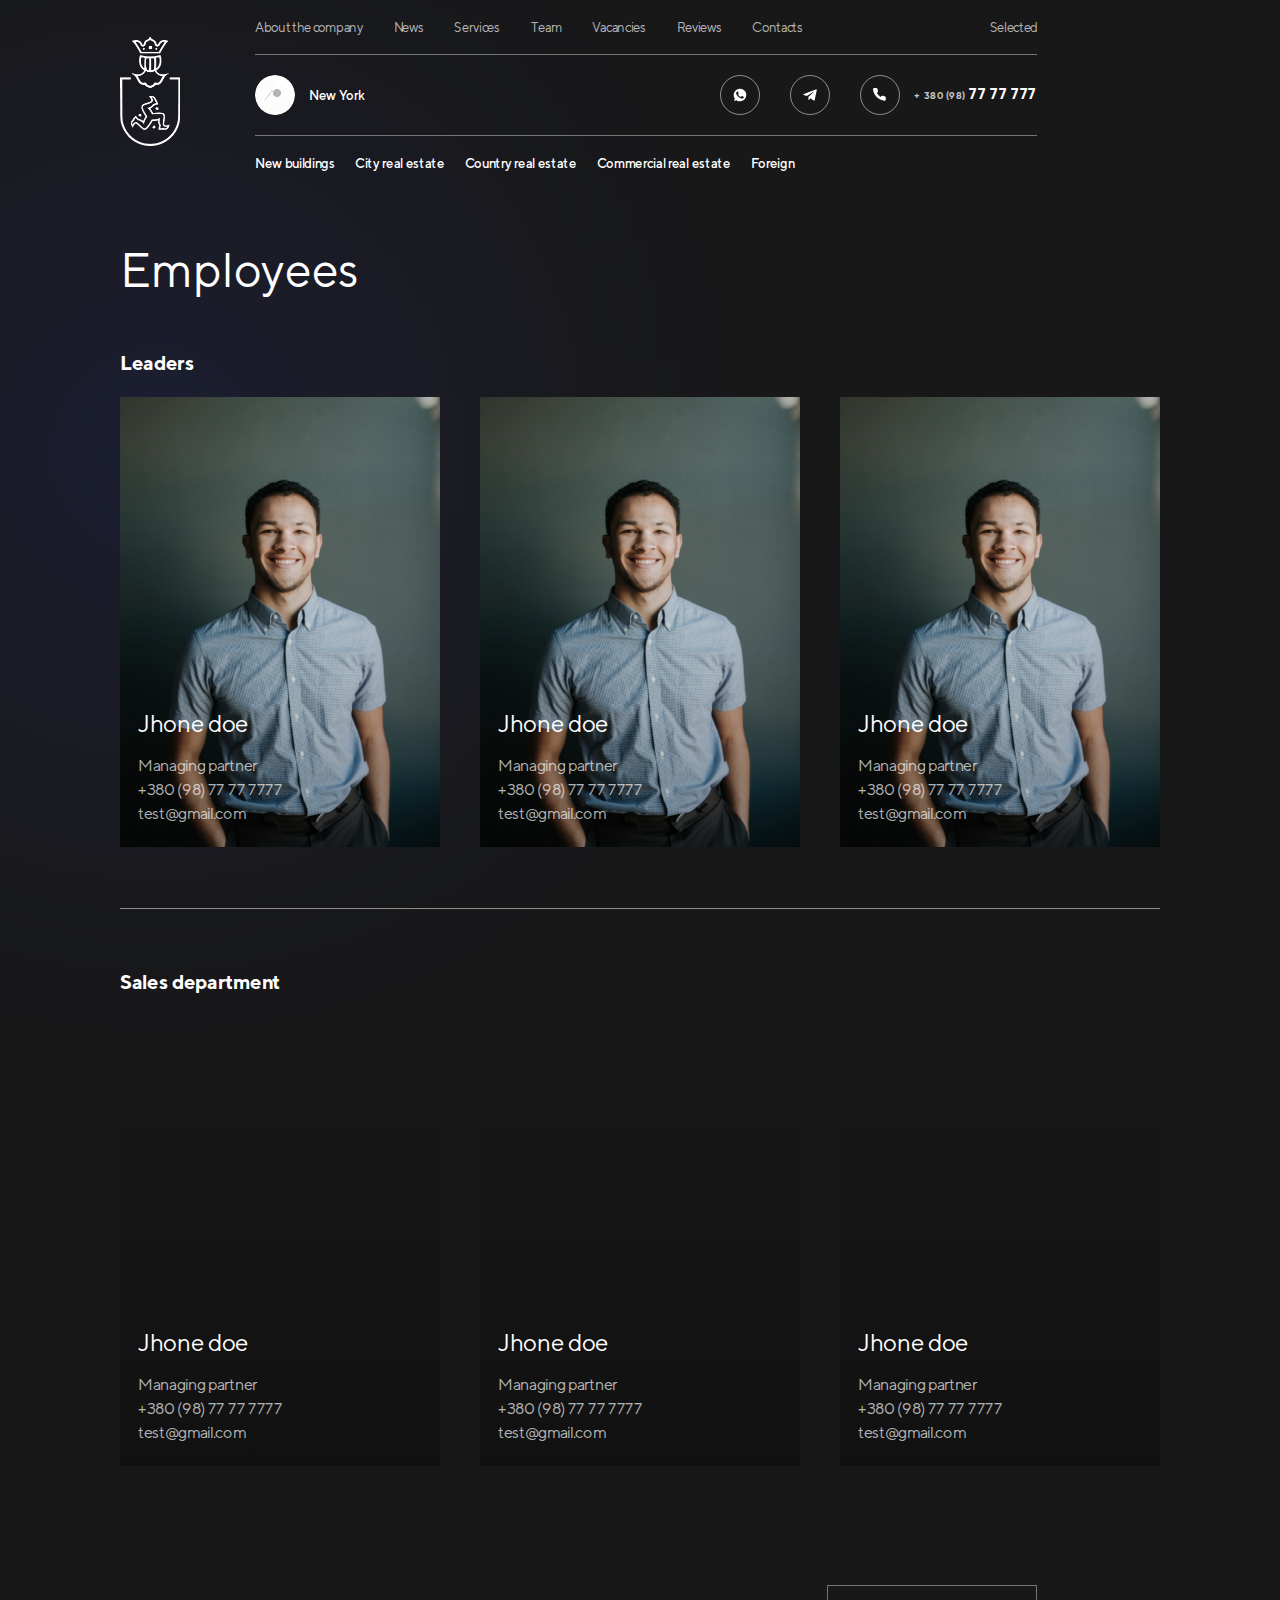
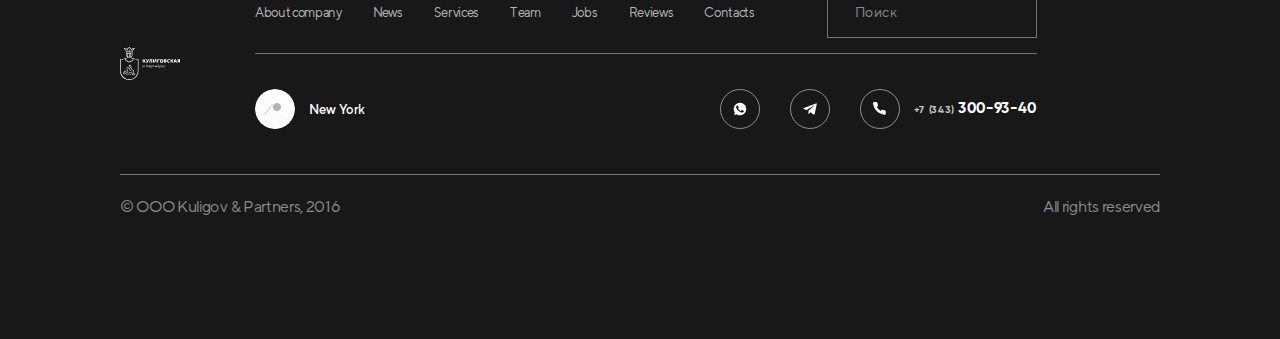
<file: staff.html>
<!DOCTYPE html>
<html lang="ru">

<head>
    <meta charset="UTF-8">
    <meta name="viewport" content="width=device-width, initial-scale=1.0">
    <link rel="shortcut icon" href="img/favicon.ico" type="image/x-icon">
    <meta http-equiv="X-UA-Compatible" content="ie=edge">
    <meta name="theme-color" content="#111111">
    <title>New site</title>
    <link rel="stylesheet" href="css/vendor.css">
    <link rel="stylesheet" href="css/main.css">
</head>

<body>
    <div class="app">

        <header class="header" id="header">
            <div class="wrap">
                <div class="header__wrap">
                    <a href="index.html" class="logo">
                        <img src="./img/main/logo.png">
                    </a>
                    <div class="header__des">
                        <div class="header__row">
                            <nav class="top-nav">
                                <ul class="list-reset">
                                    <li>
                                        <a href=""> About the company</a>
                                    </li>
                                    <li>
                                        <a href="">News</a>
                                    </li>
                                    <li>
                                        <a href="">Services</a>
                                    </li>
                                    <li>
                                        <a href="">Team</a>
                                    </li>
                                    <li>
                                        <a href="">Vacancies</a>
                                    </li>
                                    <li>
                                        <a href="">Reviews</a>
                                    </li>
                                    <li>
                                        <a href="">Contacts</a>
                                    </li>
                                    <li>
                                        <a href="">Selected</a>
                                    </li>
                                </ul>
                            </nav>
                        </div>
                        <div class="header__row">
                            <div class="header__mid">
                                <a href="" class="header__location">
                                    <div class="header__location__img">
                                        <img src="./img/main/location.png">
                                    </div>
                                    <div class="header__location__text">
                                        New York
                                    </div>
                                </a>
                                <div class="header__mid__right">
                                    <ul class="header__soc list-reset">
                                        <li>
                                            <a href="">
                                                <svg width="14" height="14">
                                                    <use xlink:href="./img/sprite.svg#what"></use>
                                                </svg>
                                            </a>
                                        </li>
                                        <li>
                                            <a href="">
                                                <svg width="14" height="14">
                                                    <use xlink:href="./img/sprite.svg#tg"></use>
                                                </svg>
                                            </a>
                                        </li>
                                        <li>
                                            <a href="">
                                                <svg width="14" height="14">
                                                    <use xlink:href="./img/sprite.svg#phone"></use>
                                                </svg>
                                            </a>
                                        </li>
                                    </ul>
                                    <a href="tel:+73433009340" class="header__phone">
                                        <span>+ 380 (98)</span> 77 77 777
                                    </a>
                                </div>
                            </div>
                        </div>
                        <div class="header__row">
                            <nav class="bot-nav">
                                <ul class="list-reset">
                                    <li>
                                        <a href="">New buildings</a>
                                    </li>
                                    <li>
                                        <a href="">City real estate</a>
                                    </li>
                                    <li>
                                        <a href="">Country real estate</a>
                                    </li>
                                    <li>
                                        <a href="">Commercial real estate</a>
                                    </li>
                                    <li>
                                        <a href="">Foreign</a>
                                    </li>
                                </ul>
                            </nav>
                        </div>
                    </div>
                    <div class="header__mob">
                        <a href="" class="header__mob__phone">
                            <svg width="14" height="14">
                                <use xlink:href="./img/sprite.svg#phone"></use>
                            </svg>
                        </a>
                        <button type="button" class="burger btn-reset" id="burger">
                            <svg width="18" height="10" class="burger-open">
                                <use xlink:href="./img/sprite.svg#burger-open"></use>
                            </svg>
                            <svg width="24" height="24" class="burger-close">
                                <use xlink:href="./img/sprite.svg#burger-close"></use>
                            </svg>
                        </button>
                    </div>
                </div>
            </div>
        </header>

        <nav class="mob-nav">
            <div class="wrap">
                <ul class="mob-nav__main list-reset">
                    <li>
                        <a href="">About company</a>
                    </li>
                    <li>
                        <a href=""> News</a>
                    </li>
                    <li>
                        <a href="">Services</a>
                    </li>
                    <li>
                        <a href="">Team</a>
                    </li>
                    <li>
                        <a href="">Jobs</a>
                    </li>
                    <li>
                        <a href="">Reviews</a>
                    </li>
                    <li>
                        <a href="">Contacts</a>
                    </li>
                </ul>
                <ul class="mob-nav__sub list-reset">
                    <li>
                        <a href="">New buildings</a>
                    </li>
                    <li>
                        <a href="">City real estate</a>
                    </li>
                    <li>
                        <a href="">Country real estate</a>
                    </li>
                    <li>
                        <a href="">Commercial real estate</a>
                    </li>

                    <li>
                        <a href="">Foreign</a>
                    </li>
                </ul>
                <div class="mob-nav__bot">
                    <a href="" class="header__location">
                        <div class="header__location__img">
                            <img src="./img/main/location.png">
                        </div>
                        <div class="header__location__text">
                            New York
                        </div>
                    </a>
                    <ul class="header__soc list-reset">
                        <li>
                            <a href="">
                                <svg width="14" height="14">
                                    <use xlink:href="./img/sprite.svg#what"></use>
                                </svg>
                            </a>
                        </li>
                        <li>
                            <a href="">
                                <svg width="14" height="14">
                                    <use xlink:href="./img/sprite.svg#tg"></use>
                                </svg>
                            </a>
                        </li>
                    </ul>
                </div>
            </div>

        </nav>
        <main class="main" id="main">
            <div class="inner-page">
                <section class="staff-section inner-decor">
                    <div class="wrap">
                        <h1 class="h1">
                            Employees
                        </h1>
                        <div class="staff">
                            <div class="staff__block">
                                <div class="staff__title">Leaders</div>
                                <div class="staff__list">
                                    <a href="" class="staff__item lazyload" data-src="./img/staff/1.jpg">
                                        <div class="staff__item__bot">
                                            <div class="staff__name">Jhone doe</div>
                                            <div class="staff__des">
                                                Managing partner<br>
                                                +380 (98) 77 77 7777<br>
                                                test@gmail.com<br>
                                            </div>
                                        </div>
                                    </a>
                                    <a href="" class="staff__item lazyload" data-src="./img/staff/1.jpg">
                                        <div class="staff__item__bot">
                                            <div class="staff__name">Jhone doe</div>
                                            <div class="staff__des">
                                                Managing partner<br>
                                                +380 (98) 77 77 7777<br>
                                                test@gmail.com<br>
                                            </div>
                                        </div>
                                    </a>
                                    <a href="" class="staff__item lazyload" data-src="./img/staff/1.jpg">
                                        <div class="staff__item__bot">
                                            <div class="staff__name">Jhone doe</div>
                                            <div class="staff__des">
                                                Managing partner<br>
                                                +380 (98) 77 77 7777<br>
                                                test@gmail.com<br>
                                            </div>
                                        </div>
                                    </a>
                                </div>
                            </div>
                            <div class="staff__block">
                                <div class="staff__title">Sales department</div>
                                <div class="staff__list">
                                    <a href="" class="staff__item lazyload" data-src="./img/staff/1.jpg">
                                        <div class="staff__item__bot">
                                            <div class="staff__name">Jhone doe</div>
                                            <div class="staff__des">
                                                Managing partner<br>
                                                +380 (98) 77 77 7777<br>
                                                test@gmail.com<br>
                                            </div>
                                        </div>
                                    </a>
                                    <a href="" class="staff__item lazyload" data-src="./img/staff/1.jpg">
                                        <div class="staff__item__bot">
                                            <div class="staff__name">Jhone doe</div>
                                            <div class="staff__des">
                                                Managing partner<br>
                                                +380 (98) 77 77 7777<br>
                                                test@gmail.com<br>
                                            </div>
                                        </div>
                                    </a>
                                    <a href="" class="staff__item lazyload" data-src="./img/staff/1.jpg">
                                        <div class="staff__item__bot">
                                            <div class="staff__name">Jhone doe</div>
                                            <div class="staff__des">
                                                Managing partner<br>
                                                +380 (98) 77 77 7777<br>
                                                test@gmail.com<br>
                                            </div>
                                        </div>
                                    </a>
                                </div>
                            </div>
                        </div>
                    </div>
                </section>
            </div>

        </main>
        <footer class="footer">
            <div class="wrap">
                <div class="footer__search-mob">
                    <input type="text" class="input" placeholder="Search">
                </div>
                <div class="footer__top">
                    <div class="header__wrap">
                        <a href="index.html" class="logo">
                            <img src="./img/main/logo.svg">
                        </a>
                        <div class="header__des">
                            <div class="header__row">
                                <div class="footer__top__wrap">
                                    <nav class="top-nav">
                                        <ul class="list-reset">
                                            <li>
                                                <a href="">About company</a>
                                            </li>
                                            <li>
                                                <a href=""> News</a>
                                            </li>
                                            <li>
                                                <a href="">Services</a>
                                            </li>
                                            <li>
                                                <a href="">Team</a>
                                            </li>
                                            <li>
                                                <a href="">Jobs</a>
                                            </li>
                                            <li>
                                                <a href="">Reviews</a>
                                            </li>
                                            <li>
                                                <a href="">Contacts</a>
                                            </li>

                                        </ul>
                                    </nav>
                                    <div class="footer__search">
                                        <input type="text" class="input" placeholder="Поиск">
                                    </div>
                                </div>
                            </div>
                            <div class="header__row">
                                <div class="header__mid">
                                    <a href="" class="header__location">
                                        <div class="header__location__img">
                                            <img src="./img/main/location.png">
                                        </div>
                                        <div class="header__location__text">
                                            New York
                                        </div>
                                    </a>
                                    <div class="header__mid__right">
                                        <ul class="header__soc list-reset">
                                            <li>
                                                <a href="">
                                                    <svg width="14" height="14">
                                                        <use xlink:href="./img/sprite.svg#what"></use>
                                                    </svg>
                                                </a>
                                            </li>
                                            <li>
                                                <a href="">
                                                    <svg width="14" height="14">
                                                        <use xlink:href="./img/sprite.svg#tg"></use>
                                                    </svg>
                                                </a>
                                            </li>
                                            <li>
                                                <a href="">
                                                    <svg width="14" height="14">
                                                        <use xlink:href="./img/sprite.svg#phone"></use>
                                                    </svg>
                                                </a>
                                            </li>
                                        </ul>
                                        <a href="tel:+73433009340" class="header__phone">
                                            <span>+7 (343)</span> 300-93-40
                                        </a>
                                    </div>
                                </div>
                            </div>
                        </div>
                        <div class="header__mob">
                            <a href="" class="header__mob__phone">
                                <svg width="14" height="14">
                                    <use xlink:href="./img/sprite.svg#phone"></use>
                                </svg>
                            </a>
                            <button type="button" class="burger btn-reset" id="burger-footer">
                                <svg width="18" height="10" class="burger-open">
                                    <use xlink:href="./img/sprite.svg#burger-open"></use>
                                </svg>
                                <svg width="24" height="24" class="burger-close">
                                    <use xlink:href="./img/sprite.svg#burger-close"></use>
                                </svg>
                            </button>
                        </div>
                    </div>
                </div>
                <div class="footer__bot">
                    <div class="footer__bot__item">
                        © OOO Kuligov & Partners, 2016
                    </div>
                    <div class="footer__bot__item">
                        All rights reserved
                    </div>

                </div>
            </div>
        </footer>
    </div>
    <script src="./js/libs/jquery.min.js"></script>
    <script src="./js/vendor.js"></script>
    <script src="./js/main.js"></script>
</body>

</html>
</file>
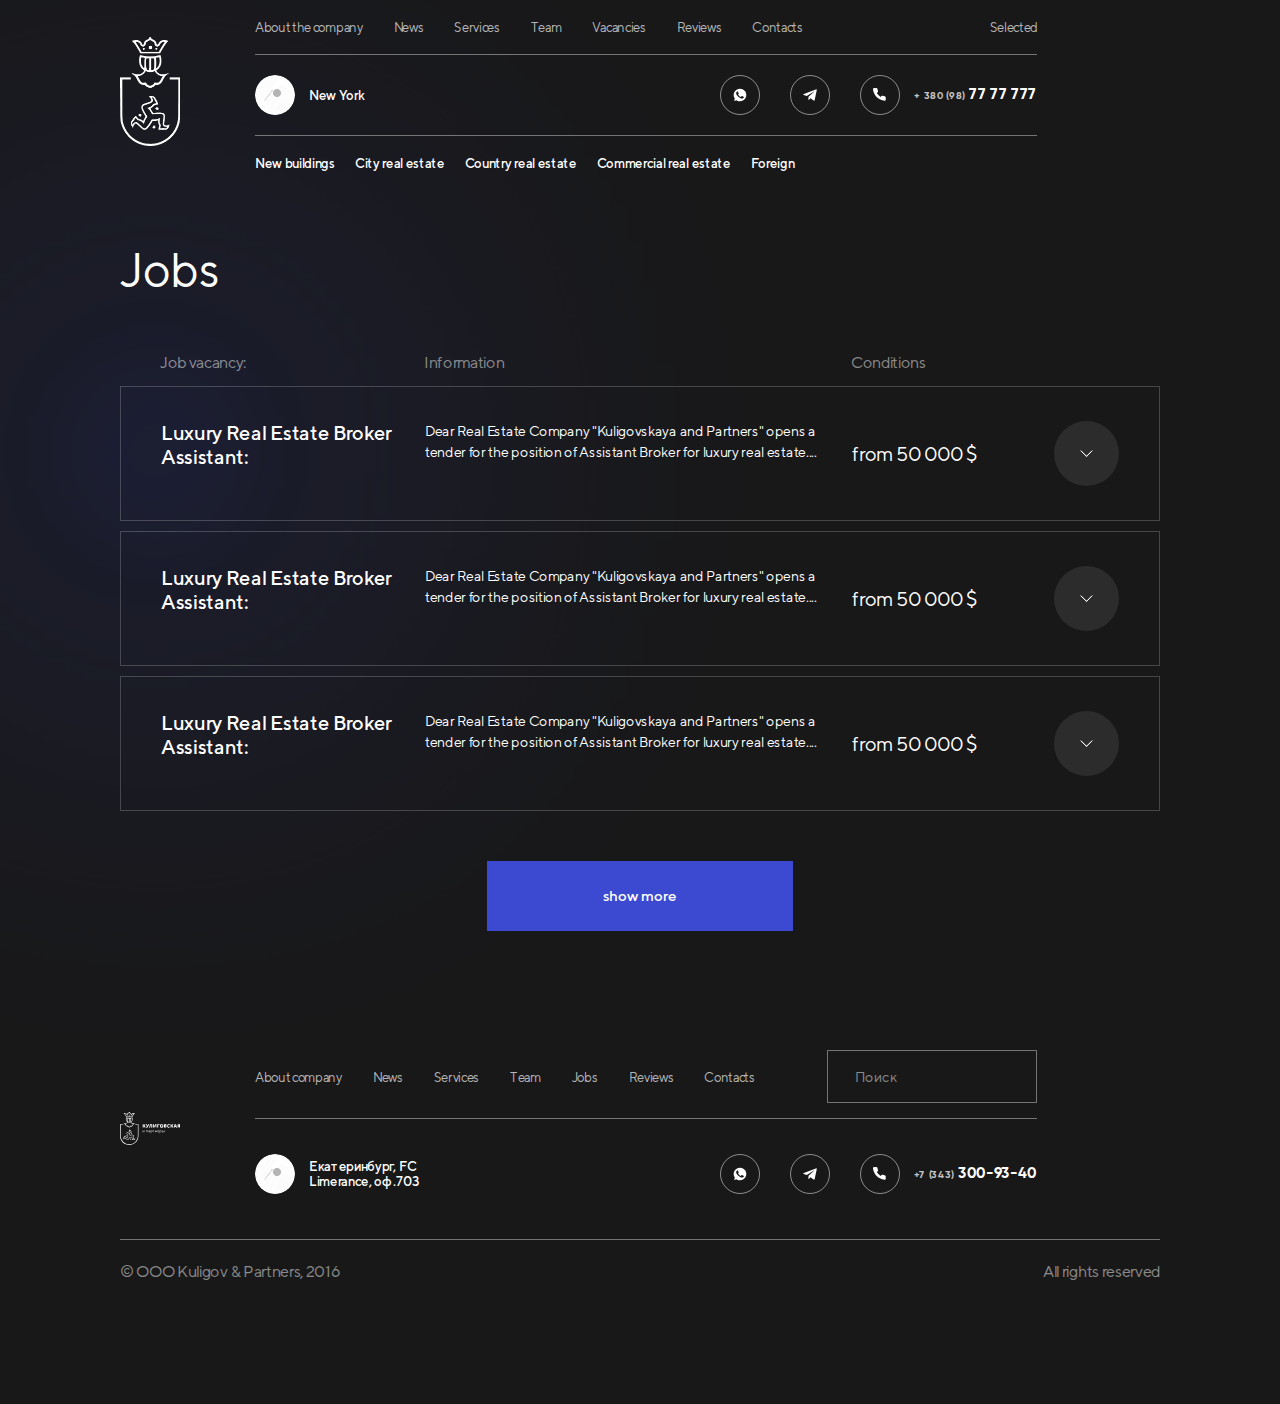
<file: vacancies.html>
<!DOCTYPE html>
<html lang="ru">

<head>
    <meta charset="UTF-8">
    <meta name="viewport" content="width=device-width, initial-scale=1.0">
    <link rel="shortcut icon" href="img/favicon.ico" type="image/x-icon">
    <meta http-equiv="X-UA-Compatible" content="ie=edge">
    <meta name="theme-color" content="#111111">
    <title>New site</title>
    <link rel="stylesheet" href="css/vendor.css">
    <link rel="stylesheet" href="css/main.css">
</head>

<body>
    <div class="app">

        <header class="header" id="header">
            <div class="wrap">
                <div class="header__wrap">
                    <a href="index.html" class="logo">
                        <img src="./img/main/logo.png">
                    </a>
                    <div class="header__des">
                        <div class="header__row">
                            <nav class="top-nav">
                                <ul class="list-reset">
                                    <li>
                                        <a href=""> About the company</a>
                                    </li>
                                    <li>
                                        <a href="">News</a>
                                    </li>
                                    <li>
                                        <a href="">Services</a>
                                    </li>
                                    <li>
                                        <a href="">Team</a>
                                    </li>
                                    <li>
                                        <a href="">Vacancies</a>
                                    </li>
                                    <li>
                                        <a href="">Reviews</a>
                                    </li>
                                    <li>
                                        <a href="">Contacts</a>
                                    </li>
                                    <li>
                                        <a href="">Selected</a>
                                    </li>
                                </ul>
                            </nav>
                        </div>
                        <div class="header__row">
                            <div class="header__mid">
                                <a href="" class="header__location">
                                    <div class="header__location__img">
                                        <img src="./img/main/location.png">
                                    </div>
                                    <div class="header__location__text">
                                        New York
                                    </div>
                                </a>
                                <div class="header__mid__right">
                                    <ul class="header__soc list-reset">
                                        <li>
                                            <a href="">
                                                <svg width="14" height="14">
                                                    <use xlink:href="./img/sprite.svg#what"></use>
                                                </svg>
                                            </a>
                                        </li>
                                        <li>
                                            <a href="">
                                                <svg width="14" height="14">
                                                    <use xlink:href="./img/sprite.svg#tg"></use>
                                                </svg>
                                            </a>
                                        </li>
                                        <li>
                                            <a href="">
                                                <svg width="14" height="14">
                                                    <use xlink:href="./img/sprite.svg#phone"></use>
                                                </svg>
                                            </a>
                                        </li>
                                    </ul>
                                    <a href="tel:+73433009340" class="header__phone">
                                        <span>+ 380 (98)</span> 77 77 777
                                    </a>
                                </div>
                            </div>
                        </div>
                        <div class="header__row">
                            <nav class="bot-nav">
                                <ul class="list-reset">
                                    <li>
                                        <a href="">New buildings</a>
                                    </li>
                                    <li>
                                        <a href="">City real estate</a>
                                    </li>
                                    <li>
                                        <a href="">Country real estate</a>
                                    </li>
                                    <li>
                                        <a href="">Commercial real estate</a>
                                    </li>
                                    <li>
                                        <a href="">Foreign</a>
                                    </li>
                                </ul>
                            </nav>
                        </div>
                    </div>
                    <div class="header__mob">
                        <a href="" class="header__mob__phone">
                            <svg width="14" height="14">
                                <use xlink:href="./img/sprite.svg#phone"></use>
                            </svg>
                        </a>
                        <button type="button" class="burger btn-reset" id="burger">
                            <svg width="18" height="10" class="burger-open">
                                <use xlink:href="./img/sprite.svg#burger-open"></use>
                            </svg>
                            <svg width="24" height="24" class="burger-close">
                                <use xlink:href="./img/sprite.svg#burger-close"></use>
                            </svg>
                        </button>
                    </div>
                </div>
            </div>
        </header>

        <nav class="mob-nav">
            <div class="wrap">
                <ul class="mob-nav__main list-reset">
                    <li>
                        <a href="">About company</a>
                    </li>
                    <li>
                        <a href=""> News</a>
                    </li>
                    <li>
                        <a href="">Services</a>
                    </li>
                    <li>
                        <a href="">Team</a>
                    </li>
                    <li>
                        <a href="">Jobs</a>
                    </li>
                    <li>
                        <a href="">Reviews</a>
                    </li>
                    <li>
                        <a href="">Contacts</a>
                    </li>
                </ul>
                <ul class="mob-nav__sub list-reset">
                    <li>
                        <a href="">New buildings</a>
                    </li>
                    <li>
                        <a href="">City real estate</a>
                    </li>
                    <li>
                        <a href="">Country real estate</a>
                    </li>
                    <li>
                        <a href="">Commercial real estate</a>
                    </li>

                    <li>
                        <a href="">Foreign</a>
                    </li>
                </ul>
                <div class="mob-nav__bot">
                    <a href="" class="header__location">
                        <div class="header__location__img">
                            <img src="./img/main/location.png">
                        </div>
                        <div class="header__location__text">
                            New York
                        </div>
                    </a>
                    <ul class="header__soc list-reset">
                        <li>
                            <a href="">
                                <svg width="14" height="14">
                                    <use xlink:href="./img/sprite.svg#what"></use>
                                </svg>
                            </a>
                        </li>
                        <li>
                            <a href="">
                                <svg width="14" height="14">
                                    <use xlink:href="./img/sprite.svg#tg"></use>
                                </svg>
                            </a>
                        </li>
                    </ul>
                </div>
            </div>

        </nav>
        <main class="main" id="main">
            <div class="inner-page">
                <section class="vakancii inner-decor">
                    <div class="wrap">
                        <h1 class="h1">
                            Jobs
                        </h1>
                        <div class="vakancii__top">
                            <div class="vakancii__top__col vakancii__col vakancii__col1">
                                Job vacancy:
                            </div>
                            <div class="vakancii__top__col vakancii__col vakancii__col2">
                                Information
                            </div>
                            <div class="vakancii__top__col vakancii__col vakancii__col3">
                                Conditions
                            </div>
                        </div>
                        <div class="vakancii__list">
                            <div class="vakancii__row">
                                <div class="vakancii__header">
                                    <div class="vakancii__name vakancii__col vakancii__col1">
                                        Luxury Real Estate Broker Assistant:
                                    </div>
                                    <div class=" vakancii__col vakancii__col2">
                                        <div class="vakancii__des">
                                            Dear Real Estate Company "Kuligovskaya and Partners" opens a tender for
                                            the position of Assistant Broker for luxury real estate....

                                        </div>
                                    </div>
                                    <div class="vakancii__terms vakancii__col vakancii__col3">
                                        <div class="vakancii__price">
                                            from 50 000 $
                                        </div>
                                        <button type="button" class="vakancii__btn">
                                            <svg width="15px" height="7.5">
                                                <use xlink:href="./img/sprite.svg#vector"></use>
                                            </svg>
                                        </button>
                                    </div>
                                </div>
                                <div class="vakancii__body">
                                    <div class="vakancii__body__wrap">
                                        <div class="vakancii__body__col">

                                            <p>
                                            <div class="vakancii__span">Requirements:</div>
                                            Dear Real Estate Company "Kuligovskaya and Partners" opens a tender for
                                            the position of Assistant Broker for luxury real estate. Main functionality
                                            -
                                            organizing and conducting viewings of real estate objects with Clients.
                                            </p>
                                            <p>
                                            <ul>
                                                <li> age 25-45 years</li>
                                                <li>having a car</li>
                                                <li>high communication skills</li>
                                                <li>well delivered speech</li>
                                                <li> sense of taste and style</li>
                                                <li> Punctuality</li>
                                                <li>high performance</li>
                                                <li>presentable appearance</li>
                                                <li>experience in the LUXURY segment is a competitive advantage
                                                </li>
                                            </ul>
                                            </p>
                                        </div>
                                        <div class="vakancii__body__col">

                                            <p>
                                            <div class="vakancii__span">Responsibilities:</div>
                                            <ul>
                                                <li>Presentation of luxury real estate</li>
                                                <li> Arranging meetings and viewings</li>
                                            </ul>
                                            </p>
                                            <p>
                                            <div class="vakancii__span">Responsibilities:</div>
                                            <ul>
                                                <li> Free schedule / possibility of combination</li>
                                                <li> Salary level from 50.000 $. (flex)</li>
                                            </ul>
                                            </p>
                                        </div>
                                    </div>
                                </div>
                            </div>
                            <div class="vakancii__row">
                                <div class="vakancii__header">
                                    <div class="vakancii__name vakancii__col vakancii__col1">
                                        Luxury Real Estate Broker Assistant:
                                    </div>
                                    <div class=" vakancii__col vakancii__col2">
                                        <div class="vakancii__des">
                                            Dear Real Estate Company "Kuligovskaya and Partners" opens a tender for
                                            the position of Assistant Broker for luxury real estate....

                                        </div>
                                    </div>
                                    <div class="vakancii__terms vakancii__col vakancii__col3">
                                        <div class="vakancii__price">
                                            from 50 000 $
                                        </div>
                                        <button type="button" class="vakancii__btn">
                                            <svg width="15px" height="7.5">
                                                <use xlink:href="./img/sprite.svg#vector"></use>
                                            </svg>
                                        </button>
                                    </div>
                                </div>
                                <div class="vakancii__body">
                                    <div class="vakancii__body__wrap">
                                        <div class="vakancii__body__col">

                                            <p>
                                            <div class="vakancii__span">Requirements:</div>
                                            Dear Real Estate Company "Kuligovskaya and Partners" opens a tender for
                                            the position of Assistant Broker for luxury real estate. Main functionality
                                            -
                                            organizing and conducting viewings of real estate objects with Clients.
                                            </p>
                                            <p>
                                            <ul>
                                                <li> age 25-45 years</li>
                                                <li>having a car</li>
                                                <li>high communication skills</li>
                                                <li>well delivered speech</li>
                                                <li> sense of taste and style</li>
                                                <li> Punctuality</li>
                                                <li>high performance</li>
                                                <li>presentable appearance</li>
                                                <li>experience in the LUXURY segment is a competitive advantage
                                                </li>
                                            </ul>
                                            </p>
                                        </div>
                                        <div class="vakancii__body__col">

                                            <p>
                                            <div class="vakancii__span">Responsibilities:</div>
                                            <ul>
                                                <li>Presentation of luxury real estate</li>
                                                <li> Arranging meetings and viewings</li>
                                            </ul>
                                            </p>
                                            <p>
                                            <div class="vakancii__span">Responsibilities:</div>
                                            <ul>
                                                <li> Free schedule / possibility of combination</li>
                                                <li> Salary level from 50.000 $. (flex)</li>
                                            </ul>
                                            </p>
                                        </div>
                                    </div>
                                </div>
                            </div>
                            <div class="vakancii__row">
                                <div class="vakancii__header">
                                    <div class="vakancii__name vakancii__col vakancii__col1">
                                        Luxury Real Estate Broker Assistant:
                                    </div>
                                    <div class=" vakancii__col vakancii__col2">
                                        <div class="vakancii__des">
                                            Dear Real Estate Company "Kuligovskaya and Partners" opens a tender for
                                            the position of Assistant Broker for luxury real estate....

                                        </div>
                                    </div>
                                    <div class="vakancii__terms vakancii__col vakancii__col3">
                                        <div class="vakancii__price">
                                            from 50 000 $
                                        </div>
                                        <button type="button" class="vakancii__btn">
                                            <svg width="15px" height="7.5">
                                                <use xlink:href="./img/sprite.svg#vector"></use>
                                            </svg>
                                        </button>
                                    </div>
                                </div>
                                <div class="vakancii__body">
                                    <div class="vakancii__body__wrap">
                                        <div class="vakancii__body__col">

                                            <p>
                                            <div class="vakancii__span">Requirements:</div>
                                            Dear Real Estate Company "Kuligovskaya and Partners" opens a tender for
                                            the position of Assistant Broker for luxury real estate. Main functionality
                                            -
                                            organizing and conducting viewings of real estate objects with Clients.
                                            </p>
                                            <p>
                                            <ul>
                                                <li> age 25-45 years</li>
                                                <li>having a car</li>
                                                <li>high communication skills</li>
                                                <li>well delivered speech</li>
                                                <li> sense of taste and style</li>
                                                <li> Punctuality</li>
                                                <li>high performance</li>
                                                <li>presentable appearance</li>
                                                <li>experience in the LUXURY segment is a competitive advantage
                                                </li>
                                            </ul>
                                            </p>
                                        </div>
                                        <div class="vakancii__body__col">

                                            <p>
                                            <div class="vakancii__span">Responsibilities:</div>
                                            <ul>
                                                <li>Presentation of luxury real estate</li>
                                                <li> Arranging meetings and viewings</li>
                                            </ul>
                                            </p>
                                            <p>
                                            <div class="vakancii__span">Responsibilities:</div>
                                            <ul>
                                                <li> Free schedule / possibility of combination</li>
                                                <li> Salary level from 50.000 $. (flex)</li>
                                            </ul>
                                            </p>
                                        </div>
                                    </div>
                                </div>
                            </div>
                        </div>

                        <div class="more-btn d-flex flex-center">
                            <button class="btn" type="button">
                                show more
                            </button>
                        </div>
                    </div>
                </section>
            </div>

        </main>
        <footer class="footer">
            <div class="wrap">
                <div class="footer__search-mob">
                    <input type="text" class="input" placeholder="Search">
                </div>
                <div class="footer__top">
                    <div class="header__wrap">
                        <a href="index.html" class="logo">
                            <img src="./img/main/logo.svg">
                        </a>
                        <div class="header__des">
                            <div class="header__row">
                                <div class="footer__top__wrap">
                                    <nav class="top-nav">
                                        <ul class="list-reset">
                                            <li>
                                                <a href="">About company</a>
                                            </li>
                                            <li>
                                                <a href=""> News</a>
                                            </li>
                                            <li>
                                                <a href="">Services</a>
                                            </li>
                                            <li>
                                                <a href="">Team</a>
                                            </li>
                                            <li>
                                                <a href="">Jobs</a>
                                            </li>
                                            <li>
                                                <a href="">Reviews</a>
                                            </li>
                                            <li>
                                                <a href="">Contacts</a>
                                            </li>

                                        </ul>
                                    </nav>
                                    <div class="footer__search">
                                        <input type="text" class="input" placeholder="Поиск">
                                    </div>
                                </div>
                            </div>
                            <div class="header__row">
                                <div class="header__mid">
                                    <a href="" class="header__location">
                                        <div class="header__location__img">
                                            <img src="./img/main/location.png">
                                        </div>
                                        <div class="header__location__text">
                                            Екатеринбург, FC Limerance, оф.703
                                        </div>
                                    </a>
                                    <div class="header__mid__right">
                                        <ul class="header__soc list-reset">
                                            <li>
                                                <a href="">
                                                    <svg width="14" height="14">
                                                        <use xlink:href="./img/sprite.svg#what"></use>
                                                    </svg>
                                                </a>
                                            </li>
                                            <li>
                                                <a href="">
                                                    <svg width="14" height="14">
                                                        <use xlink:href="./img/sprite.svg#tg"></use>
                                                    </svg>
                                                </a>
                                            </li>
                                            <li>
                                                <a href="">
                                                    <svg width="14" height="14">
                                                        <use xlink:href="./img/sprite.svg#phone"></use>
                                                    </svg>
                                                </a>
                                            </li>
                                        </ul>
                                        <a href="tel:+73433009340" class="header__phone">
                                            <span>+7 (343)</span> 300-93-40
                                        </a>
                                    </div>
                                </div>
                            </div>
                        </div>
                        <div class="header__mob">
                            <a href="" class="header__mob__phone">
                                <svg width="14" height="14">
                                    <use xlink:href="./img/sprite.svg#phone"></use>
                                </svg>
                            </a>
                            <button type="button" class="burger btn-reset" id="burger-footer">
                                <svg width="18" height="10" class="burger-open">
                                    <use xlink:href="./img/sprite.svg#burger-open"></use>
                                </svg>
                                <svg width="24" height="24" class="burger-close">
                                    <use xlink:href="./img/sprite.svg#burger-close"></use>
                                </svg>
                            </button>
                        </div>
                    </div>
                </div>
                <div class="footer__bot">
                    <div class="footer__bot__item">
                        © OOO Kuligov & Partners, 2016
                    </div>
                    <div class="footer__bot__item">
                        All rights reserved
                    </div>

                </div>
            </div>
        </footer>
    </div>
    <script src="./js/libs/jquery.min.js"></script>
    <script src="./js/vendor.js"></script>
    <script src="./js/main.js"></script>
</body>

</html>
</file>
<file: css/main.css>
:root {
  --color-black: #000;
  --color-white: #fff;
}

@font-face {
  font-family: "Gilroy";
  src: url("../fonts/gilroy/Gilroy-Regular.eot");
  src: local("Gilroy Regular"), local("../fonts/gilroy/Gilroy-Regular"), url("../fonts/gilroy/Gilroy-Regular.eot?#iefix") format("embedded-opentype"), url("../fonts/gilroy/Gilroy-Regular.woff2") format("woff2"), url("../fonts/gilroy/Gilroy-Regular.woff") format("woff"), url("../fonts/gilroy/Gilroy-Regular.ttf") format("truetype");
  font-weight: normal;
  font-style: normal;
}
@font-face {
  font-family: "Gilroy";
  src: url("../fonts/gilroy/Gilroy-RegularItalic.eot");
  src: local("Gilroy Regular Italic"), local("../fonts/gilroy/Gilroy-RegularItalic"), url("../fonts/gilroy/Gilroy-RegularItalic.eot?#iefix") format("embedded-opentype"), url("../fonts/gilroy/Gilroy-RegularItalic.woff2") format("woff2"), url("../fonts/gilroy/Gilroy-RegularItalic.woff") format("woff"), url("../fonts/gilroy/Gilroy-RegularItalic.ttf") format("truetype");
  font-weight: normal;
  font-style: italic;
}
@font-face {
  font-family: "Gilroy";
  src: url("../fonts/gilroy/Gilroy-Semibold.eot");
  src: local("../fonts/gilroy/Gilroy Semibold"), local("../fonts/gilroy/Gilroy-Semibold"), url("../fonts/gilroy/Gilroy-Semibold.eot?#iefix") format("embedded-opentype"), url("../fonts/gilroy/Gilroy-Semibold.woff2") format("woff2"), url("../fonts/gilroy/Gilroy-Semibold.woff") format("woff"), url("../fonts/gilroy/Gilroy-Semibold.ttf") format("truetype");
  font-weight: 600;
  font-style: normal;
}
@font-face {
  font-family: "Gilroy";
  src: url("../fonts/gilroy/Gilroy-Medium.eot");
  src: local("../fonts/gilroy/Gilroy Medium"), local("../fonts/gilroy/Gilroy-Medium"), url("../fonts/gilroy/Gilroy-Medium.eot?#iefix") format("embedded-opentype"), url("../fonts/gilroy/Gilroy-Medium.woff2") format("woff2"), url("../fonts/gilroy/Gilroy-Medium.woff") format("woff"), url("../fonts/gilroy/Gilroy-Medium.ttf") format("truetype");
  font-weight: 500;
  font-style: normal;
}
@font-face {
  font-family: "Gilroy";
  src: url("../fonts/gilroy/Gilroy-Bold.eot");
  src: local("../fonts/gilroy/Gilroy Bold"), local("Gilroy-Bold"), url("../fonts/gilroy/Gilroy-Bold.eot?#iefix") format("embedded-opentype"), url("../fonts/gilroy/Gilroy-Bold.woff2") format("woff2"), url("../fonts/gilroy/Gilroy-Bold.woff") format("woff"), url("../fonts/gilroy/Gilroy-Bold.ttf") format("truetype");
  font-weight: bold;
  font-style: normal;
}
@font-face {
  font-family: "TT Norms";
  src: url("../fonts/ttnorm/TTNorms-Bold.eot");
  src: local("TT Norms Bold"), local("../fonts/ttnorm/TTNorms-Bold"), url("../fonts/ttnorm/TTNorms-Bold.eot?#iefix") format("embedded-opentype"), url("../fonts/ttnorm/TTNorms-Bold.woff2") format("woff2"), url("../fonts/ttnorm/TTNorms-Bold.woff") format("woff"), url("../fonts/ttnorm/TTNorms-Bold.ttf") format("truetype");
  font-weight: bold;
  font-style: normal;
}
@font-face {
  font-family: "TT Norms";
  src: url("../fonts/ttnorm/TTNorms-Light.eot");
  src: local("TT Norms Light"), local("../fonts/ttnorm/TTNorms-Light"), url("../fonts/ttnorm/TTNorms-Light.eot?#iefix") format("embedded-opentype"), url("../fonts/ttnorm/TTNorms-Light.woff2") format("woff2"), url("../fonts/ttnorm/TTNorms-Light.woff") format("woff"), url("../fonts/ttnorm/TTNorms-Light.ttf") format("truetype");
  font-weight: 300;
  font-style: normal;
}
@font-face {
  font-family: "TT Norms";
  src: url("../fonts/ttnorm/TTNorms-Medium.eot");
  src: local("TT Norms Medium"), local("../fonts/ttnorm/TTNorms-Medium"), url("../fonts/ttnorm/TTNorms-Medium.eot?#iefix") format("embedded-opentype"), url("../fonts/ttnorm/TTNorms-Medium.woff2") format("woff2"), url("../fonts/ttnorm/TTNorms-Medium.woff") format("woff"), url("../fonts/ttnorm/TTNorms-Medium.ttf") format("truetype");
  font-weight: 500;
  font-style: normal;
}
@font-face {
  font-family: "TT Norms";
  src: url("../fonts/ttnorm/TTNorms-Regular.eot");
  src: local("TT Norms Regular"), local("../fonts/ttnorm/TTNorms-Regular"), url("../fonts/ttnorm/TTNorms-Regular.eot?#iefix") format("embedded-opentype"), url("../fonts/ttnorm/TTNorms-Regular.woff2") format("woff2"), url("../fonts/ttnorm/TTNorms-Regular.woff") format("woff"), url("../fonts/ttnorm/TTNorms-Regular.ttf") format("truetype");
  font-weight: normal;
  font-style: normal;
}
@font-face {
  font-family: "TT Norms";
  src: url("../fonts/ttnorm/TTNorms-LightItalic.eot");
  src: local("TT Norms Light Italic"), local("../fonts/ttnorm/TTNorms-LightItalic"), url("../fonts/ttnorm/TTNorms-LightItalic.eot?#iefix") format("embedded-opentype"), url("../fonts/ttnorm/TTNorms-LightItalic.woff2") format("woff2"), url("../fonts/ttnorm/TTNorms-LightItalic.woff") format("woff"), url("../fonts/ttnorm/TTNorms-LightItalic.ttf") format("truetype");
  font-weight: 300;
  font-style: italic;
}
.custom-checkbox__field:checked + .custom-checkbox__content::after {
  opacity: 1;
}

.custom-checkbox__field:focus + .custom-checkbox__content::before {
  outline: 2px solid #f00;
  outline-offset: 2px;
}

.custom-checkbox__field:disabled + .custom-checkbox__content {
  opacity: 0.4;
  pointer-events: none;
}

html {
  box-sizing: border-box;
}

*,
*::before,
*::after {
  box-sizing: inherit;
}

img {
  max-width: 100%;
}

a {
  text-decoration: none;
}

.site-container {
  overflow: hidden;
}

.is-hidden {
  display: none !important;
}

.btn-reset {
  border: none;
  padding: 0;
  background: transparent;
  cursor: pointer;
}

.list-reset {
  list-style: none;
  margin: 0;
  padding: 0;
}

.js-focus-visible :focus:not(.focus-visible) {
  outline: none;
}

:root {
  --gilroy: "Gilroy", sans-serif;
}

body {
  margin: 0;
  font-family: "TT Norms", sans-serif;
  -webkit-text-size-adjust: 100%;
  -moz-text-size-adjust: 100%;
  text-size-adjust: 100%;
  font-size: 16px;
  line-height: 1.5;
  font-stretch: 100%;
  font-weight: 400;
  min-width: 320px;
  background-color: #181818;
  color: rgba(255, 255, 255, 0.5);
  letter-spacing: -0.02em;
}

.wrap {
  max-width: 1300px;
  width: 100%;
  margin: 0 auto;
  padding-right: 30px;
  padding-left: 30px;
}

@media (max-width: 1300px) {
  .wrap {
    max-width: 1100px;
  }
}
@media (max-width: 1099px) {
  .wrap {
    max-width: 992px;
  }
}
@media (max-width: 991px) {
  .wrap {
    max-width: 768px;
  }
}
@media (max-width: 767px) {
  .wrap {
    max-width: 575px;
  }
}
@media (max-width: 574px) {
  .wrap {
    padding-right: 20px;
    padding-left: 20px;
  }
}
.text-center {
  text-align: center;
}

a {
  color: inherit;
}

.app {
  padding-top: 246px;
  overflow: hidden;
  max-width: 2800px;
  margin: 0 auto;
}

@media (max-width: 991px) {
  .app {
    padding-top: 85px;
  }
}
.btn {
  font-weight: 500;
  font-size: 15px;
  line-height: 18px;
  color: #fff;
  padding: 26px 25px;
  max-width: 306px;
  width: 100%;
  background: #3C4AD2;
  border: none;
  display: inline-flex;
  align-items: center;
  justify-content: center;
  transition: 0.2s all;
  cursor: pointer;
}

.btn:hover {
  box-shadow: 0 0 20px rgba(60, 74, 210, 0.5);
}

.btn-border {
  padding: 13px 71px 19px;
  font-weight: 500;
  font-size: 15px;
  line-height: 18px;
  color: #fff;
  border: 1px solid #3C4AD2;
  transition: 0.3s all;
  background-color: transparent;
  cursor: pointer;
}

.btn-border:hover {
  background: #3C4AD2;
}

.btn-white {
  background-color: #fff;
  color: #3C4AD2;
}

.btn-white:hover {
  box-shadow: 0 0 20px rgba(255, 255, 255, 0.5);
}

@media (max-width: 767px) {
  .btn {
    padding-top: 18px;
    padding-bottom: 18px;
    font-size: 13px;
  }
}
.input {
  padding: 0 27px;
  height: 53px;
  border: 1px solid rgba(255, 255, 255, 0.4);
  background-color: transparent;
  width: 100%;
  font-size: 14px;
  line-height: 17px;
  color: #fff;
}

.input:focus {
  outline: navajowhite;
  border: 1px solid white;
}

.input::-moz-placeholder {
  color: rgba(255, 255, 255, 0.5);
}

.input:-ms-input-placeholder {
  color: rgba(255, 255, 255, 0.5);
}

.input::placeholder {
  color: rgba(255, 255, 255, 0.5);
}

.d-flex {
  display: flex;
}

.flex-center {
  justify-content: center;
}

.header {
  position: absolute;
  top: 0;
  left: 0;
  width: 100%;
  transition: 0.3s all;
  z-index: 5;
}

.header__wrap {
  display: flex;
  align-items: center;
}

.logo {
  margin-right: 131px;
  min-width: 60px;
  max-width: 60px;
  padding-top: 20px;
  padding-bottom: 20px;
  display: block;
}

.header__des {
  width: calc(100% - 183px - 131px);
}

.header__row {
  padding-top: 15px;
  padding-bottom: 15px;
  border-bottom: 1px solid rgba(255, 255, 255, 0.4);
}

.header__row:last-child {
  border-bottom: none;
}

.top-nav ul {
  display: flex;
  flex-wrap: wrap;
}
.top-nav li {
  margin-right: 31px;
}
.top-nav li:last-child {
  flex: 1;
  text-align: right;
  margin-right: 0;
}
.top-nav a {
  font-size: 13px;
  line-height: 15px;
  color: rgba(255, 255, 255, 0.7);
  transition: 0.2s all;
  padding: 5px 0;
}
.top-nav a:hover, .top-nav a.active {
  color: #fff;
}

.header__mid {
  display: flex;
  justify-content: space-between;
  align-items: center;
  padding-top: 5px;
  padding-bottom: 5px;
}

.header__location {
  display: flex;
  align-items: center;
}

.header__location__img {
  width: 40px;
  height: 40px;
  min-width: 40px;
  border-radius: 100%;
  overflow: hidden;
  margin-right: 14px;
}

.header__location__text {
  font-weight: 500;
  font-size: 13px;
  line-height: 15px;
  color: #FFFFFF;
  max-width: 123px;
}

.header__mid__right {
  flex: 1;
  display: flex;
  justify-content: flex-end;
  align-items: center;
}

.header__soc {
  display: flex;
}
.header__soc li {
  margin-left: 30px;
}
.header__soc a {
  border: 1px solid rgba(255, 255, 255, 0.5);
  transition: 0.2s all;
  display: flex;
  align-items: center;
  justify-content: center;
  width: 40px;
  height: 40px;
  min-width: 40px;
  border-radius: 100%;
}
.header__soc a:hover {
  border: 1px solid white;
}

.header__phone {
  margin-left: 14px;
  font-family: var(--gilroy);
  font-weight: bold;
  font-size: 15px;
  line-height: 1.1;
  color: white;
}
.header__phone span {
  font-size: 10px;
  color: rgba(255, 255, 255, 0.75);
}

.bot-nav ul {
  display: flex;
  flex-wrap: wrap;
}
.bot-nav li {
  margin-right: 46px;
}
.bot-nav li:last-child {
  margin-right: 0;
}
.bot-nav a {
  color: #fff;
  font-weight: 500;
  font-size: 13px;
  line-height: 15px;
  transition: 0.2s all;
  padding: 5px 0;
  position: relative;
}
.bot-nav a:before {
  content: "";
  display: block;
  position: absolute;
  left: 50%;
  bottom: 0;
  width: 0;
  transform: translateX(-50%);
  border-bottom: 1px solid #fff;
  transition: 0.2s ease-in-out;
}
.bot-nav a:hover:before, .bot-nav a.active:before {
  width: 100%;
}

.header__mob {
  display: none;
}

@media (max-width: 1300px) {
  .bot-nav li {
    margin-right: 20px;
  }

  .logo {
    margin-right: 75px;
  }

  .header__des {
    width: calc(100% - 183px - 75px);
  }
}
@media (max-width: 1099px) {
  .logo {
    min-width: 40px;
    max-width: 40px;
    margin-right: 50px;
  }

  .header__des {
    width: calc(100% - 150px - 50px);
  }

  .bot-nav a {
    font-size: 12px;
  }
}
.mob-nav {
  display: none;
}

@media (max-width: 991px) {
  .header__des {
    display: none;
  }

  .header__mob {
    display: flex;
  }

  .header__wrap {
    justify-content: space-between;
  }

  .logo {
    padding-top: 18px;
    padding-bottom: 18px;
    min-width: 40px;
    max-width: 40px;
  }

  .header__mob__phone {
    width: 50px;
    min-width: 50px;
    height: 50px;
    border-radius: 100%;
    border: 1px solid rgba(255, 255, 255, 0.5);
    display: flex;
    align-items: center;
    justify-content: center;
  }

  .burger {
    margin-left: 12px;
    width: 50px;
    min-width: 50px;
    height: 50px;
    border-radius: 100%;
    border: 1px solid rgba(255, 255, 255, 0.5);
    display: flex;
    align-items: center;
    justify-content: center;
  }
  .burger .burger-close {
    display: none;
  }

  .burger.active .burger-open {
    display: none;
  }
  .burger.active .burger-close {
    display: block;
  }

  .header__mob {
    display: flex;
  }

  .header {
    position: fixed;
  }

  .header.fix {
    background-color: rgba(0, 0, 0, 0.5);
  }

  .logo {
    padding-top: 5px;
    padding-bottom: 5px;
  }

  .header.open-menu {
    background-color: #000;
  }

  .mob-nav {
    display: none;
    position: fixed;
    background-color: #000;
    top: 81px;
    left: 0;
    width: 100%;
    height: calc(100% - 81px);
    overflow: auto;
    z-index: 5;
    padding-top: 30px;
    padding-bottom: 21px;
  }

  .mob-nav__main {
    margin-bottom: 32px;
  }
  .mob-nav__main li {
    margin-bottom: 20px;
  }
  .mob-nav__main a {
    display: block;
    padding: 5px 0;
    font-size: 24px;
    line-height: 1;
    color: #fff;
  }

  .mob-nav__sub {
    display: flex;
    flex-wrap: wrap;
    margin-bottom: 33px;
  }
  .mob-nav__sub li {
    width: 50%;
    padding-right: 10px;
    margin-bottom: 22px;
  }
  .mob-nav__sub li:nth-child(2) {
    padding-right: 0;
  }
  .mob-nav__sub a {
    line-height: 1;
    font-size: 16px;
    display: block;
    font-weight: 500;
  }

  .mob-nav__bot {
    display: flex;
    align-items: center;
    max-width: 400px;
    justify-content: space-between;
  }
  .mob-nav__bot .header__soc a {
    border: 1px solid #fff;
  }
}
@media (max-width: 574px) {
  .mob-nav__sub a {
    font-size: 13px;
  }
}
.main-slider {
  margin-top: -246px;
}

.main-slider__item {
  position: relative;
}

.main-slider__item__bot {
  position: relative;
  z-index: 2;
  width: 100%;
}

.main-slider__item__bot .wrap {
  position: relative;
  z-index: 1;
}

.main-slider__item__content {
  position: relative;
  z-index: 2;
  max-width: 570px;
  padding-top: 50px;
  padding-right: 50px;
  padding-bottom: 44px;
}

.main-slider__item__content:before {
  content: "";
  display: block;
  position: absolute;
  top: 0;
  right: 0;
  width: 2000px;
  height: 446px;
  z-index: 1;
  background-image: url("../img/main/light2.png");
  background-position: right 20px top -300px;
  background-repeat: no-repeat;
  background-color: #181818;
}

.main-slider__item__content__wrap {
  position: relative;
  z-index: 2;
}

.tag {
  font-weight: 500;
  font-size: 15px;
  line-height: 18px;
  display: inline-block;
  color: #1C1C1C;
  padding: 6px 20px;
  background: #FFFFFF;
  border-radius: 71px;
}

.main-slider__item__title {
  font-size: 48px;
  line-height: 1;
  margin-bottom: 35px;
  margin-top: 24px;
  color: #FFFFFF;
}

.main-slider__item__text {
  font-size: 16px;
  line-height: 150%;
  color: #FFFFFF;
  opacity: 0.5;
  margin-bottom: 43px;
  max-width: 251px;
}

.swiper-slide * {
  box-sizing: border-box;
}

@media (min-width: 992px) {
  #main-slider .swiper-slide {
    overflow: hidden;
  }
  #main-slider .swiper-slide-active .main-slider__item__content__wrap {
    -webkit-animation: fadeInLeftBig 0.5s linear;
    animation: fadeInLeftBig 0.5s linear;
  }
}
.swiper__action {
  position: absolute;
  bottom: 0;
  right: 0;
  z-index: 1;
  width: 100%;
}
.swiper__action .wrap {
  position: relative;
}
.swiper__action .swiper-button-next, .swiper__action .swiper-button-prev {
  right: 30px;
  left: auto;
  top: auto;
  bottom: 36px;
  height: 40px;
  width: 40px;
  display: flex;
  align-items: center;
  justify-content: center;
  transform: translate(0);
}
.swiper__action .swiper-button-next:after, .swiper__action .swiper-button-prev:after {
  font-size: 15px;
  color: #fff;
}
.swiper__action .swiper-button-prev {
  right: 94px;
}
.swiper__action .swiper-button-prev:before {
  content: "";
  display: block;
  position: absolute;
  right: -12px;
  height: 34px;
  border-right: 1px solid rgba(255, 255, 255, 0.2);
}
.swiper__action .swiper-button-next:hover, .swiper__action .swiper-button-prev:hover {
  background-color: rgba(255, 255, 255, 0.1);
}
.swiper__action .swiper-pagination {
  left: auto;
  right: 30px;
  bottom: 227px;
  display: flex;
  align-items: center;
  top: auto;
  width: auto;
  font-size: 14px;
  color: rgba(255, 255, 255, 0.2);
}
.swiper__action .swiper-pagination .swiper-pagination-current {
  color: #fff;
}
.swiper__action .swiper-pagination .line {
  display: block;
  width: 102px;
  border-bottom: 1px solid rgba(255, 255, 255, 0.1);
  margin-right: 22px;
  margin-left: 22px;
}

#main-slider {
  margin-top: -150px;
}

.main-slider-img__item {
  min-height: 100vh;
  position: relative;
}

@media (min-height: 1080px) {
  .main-slider-img__item {
    min-height: 1080px;
  }
}
.main-slider__img {
  width: 100%;
  display: block;
  position: absolute;
  top: 0;
  left: 0;
  -o-object-fit: cover;
  object-fit: cover;
}

.main-slider-img__item2 {
  position: relative;
}

.main-slider-img__item2:before {
  content: "";
  display: block;
  position: absolute;
  bottom: 0;
  border-bottom: 3px solid #3C4AD2;
  width: 0;
}

.main-slider__wrap {
  position: relative;
}

#main-slider-img-sub {
  position: absolute;
  bottom: 0;
  right: 0;
  width: 460px;
  pointer-events: none;
  z-index: 3;
}
#main-slider-img-sub .swiper-slide {
  width: auto !important;
}
#main-slider-img-sub .swiper-slide-active .main-slider-img__item2:before {
  width: 100%;
  transition: 5s all;
}

.main-slider__img2 {
  display: block;
  width: 230px;
  height: 126px;
}

.mob-img-sec {
  display: none;
}

@media (max-width: 1300px) {
  .main-slider-img__item {
    min-height: initial;
  }

  .main-slider__img {
    position: initial;
  }

  .main-slider__img2 {
    width: 200px;
    height: 100px;
  }

  #main-slider-img-sub {
    width: 400px;
  }
}
@media (max-width: 1099px) {
  .main-slider__img2 {
    width: 180px;
    height: 80px;
  }

  #main-slider-img-sub {
    width: 360px;
  }
}
@media (max-width: 991px) {
  .main-slider {
    margin-top: -85px;
  }

  #main-slider-img-sub {
    display: none;
  }

  .swiper__action {
    position: initial;
  }
  .swiper__action .swiper-pagination {
    display: none;
  }
  .swiper__action .wrap {
    display: flex;
    justify-content: center;
  }
  .swiper__action .swiper-button-prev, .swiper__action .swiper-button-next {
    position: initial;
  }
  .swiper__action .swiper-button-prev {
    margin: 0 12px;
  }
  .swiper__action .swiper-button-next {
    margin: 0 12px;
  }

  #main-slider .swiper-slide.swiper-slide-active {
    position: relative;
    z-index: 3;
  }
}
@media (max-width: 575px) {
  .main-slider {
    display: none;
  }

  .mob-img-sec {
    display: block;
    height: 329px;
    overflow: hidden;
    margin-top: -85px;
  }
  .mob-img-sec img {
    width: 100%;
  }

  .main-slider__item__title {
    font-size: 28px;
    margin-bottom: 20px;
    margin-top: 10px;
  }

  .main-slider__item__content {
    padding-right: 5px;
    padding-top: 25px;
  }

  .tag {
    font-size: 12px;
    padding: 3px 15px;
  }

  .main-slider__item__text {
    max-width: initial;
    font-size: 14px;
    margin-bottom: 30px;
  }

  #main-slider {
    margin-top: -50px;
  }
  #main-slider .btn {
    padding: 13px 0;
    width: 100%;
    max-width: 335px;
  }

  .main-slider__item__content:before {
    background-position: right 50px top -150px;
    background-size: 500px;
  }
}
.custom-swiper .swiper-slide {
  width: auto;
}
.custom-swiper .custom-swiper__bot {
  display: flex;
  justify-content: space-between;
  margin-top: 47px;
  position: relative;
}
.custom-swiper .swiper-pagination-custom {
  display: flex;
  position: initial;
}
.custom-swiper .swiper-pagination-bullet {
  width: 33px;
  height: 33px;
  display: flex;
  align-items: center;
  justify-content: center;
  border-radius: 100%;
  background-color: transparent;
  cursor: pointer;
  opacity: 1;
}
.custom-swiper .swiper-pagination-bullet:before {
  content: "";
  width: 8px;
  height: 8px;
  display: block;
  background: rgba(255, 255, 255, 0.3);
  display: block;
  border-radius: 100%;
}
.custom-swiper .swiper-pagination-bullet.swiper-pagination-bullet-active {
  border: 1px solid rgba(255, 255, 255, 0.2);
  background-color: transparent;
}
.custom-swiper .swiper-pagination-bullet.swiper-pagination-bullet-active:before {
  background: white;
}
.custom-swiper .swiper-pagination-bullet:hover {
  border: 1px solid rgba(255, 255, 255, 0.2);
}
.custom-swiper .swiper-arrows-custom {
  display: flex;
  align-items: center;
  margin-top: 16px;
}
.custom-swiper .swiper-button-prev-custom, .custom-swiper .swiper-button-next-custom {
  width: 40px;
  height: 40px;
  display: flex;
  align-items: center;
  justify-content: center;
  cursor: pointer;
  transition: 0.3s all;
}
.custom-swiper .swiper-button-prev-custom:hover, .custom-swiper .swiper-button-next-custom:hover {
  background-color: rgba(255, 255, 255, 0.1);
}
.custom-swiper .swiper-arrows-custom__separator {
  height: 34px;
  width: 1px;
  background-color: rgba(255, 255, 255, 0.2);
  margin: 0 12px;
}

.promo__item {
  width: 505px;
}

.promo__item__img {
  height: 400px;
  position: relative;
  margin-bottom: 56px;
}

.promo__item__img > img {
  height: 100%;
  width: 100%;
  -o-object-fit: cover;
  object-fit: cover;
}

.promo__item__img__link {
  width: 100%;
  height: 100%;
  display: block;
  position: absolute;
  background: linear-gradient(180deg, #000000 0%, rgba(196, 196, 196, 0) 100%);
  opacity: 0.3;
  z-index: 2;
  top: 0;
  left: 0;
  transition: 0.3s ease-in-out;
}

.promo__item__img__link:hover {
  opacity: 0.5;
}

.promo__item__add {
  position: absolute;
  right: 14px;
  top: 14px;
  width: 53px;
  height: 53px;
  border-radius: 100%;
  border: 1px solid rgba(255, 255, 255, 0.5);
  transition: 0.3s all;
  z-index: 3;
}

.promo__item__add:hover, .promo__item__add.active {
  border: 1px solid white;
}

.promo__item__numb {
  font-weight: 300;
  font-size: 116px;
  line-height: 1;
  color: #3C4AD2;
  position: absolute;
  bottom: 0;
  z-index: 3;
  left: 20px;
  transform: translateY(46px);
}

.promo__item__title {
  font-size: 24px;
  line-height: 1;
  color: #FFFFFF;
  max-width: 331px;
  display: inline-block;
  margin-bottom: 24px;
  transition: 0.2s all;
  text-decoration-thickness: 2px;
}

.promo__item__title:hover {
  -webkit-text-decoration-line: underline;
  text-decoration-line: underline;
}

.promo__item__row {
  display: flex;
  flex-wrap: wrap;
  margin-top: 14px;
  margin-bottom: 22px;
}

.promo__item__col {
  margin-right: 47px;
  margin-bottom: 20px;
}

.promo__item__col:last-child {
  margin-right: 0;
}

.promo__item__param {
  display: flex;
  align-items: center;
  color: #fff;
  margin-top: 5px;
}
.promo__item__param svg {
  margin-right: 7px;
}

.promo__item__bot {
  display: flex;
  align-items: center;
}
.promo__item__bot .btn-border {
  margin-right: 33px;
}

.link {
  font-weight: 500;
  font-size: 15px;
  line-height: 18px;
  -webkit-text-decoration-line: underline;
  text-decoration-line: underline;
  color: #FFFFFF;
  opacity: 0.5;
  transition: 0.3s all;
}

.link:hover {
  opacity: 1;
}

.main-tabs {
  padding-top: 97px;
  padding-bottom: 80px;
}

.main-tabs__nav {
  display: flex;
  margin-bottom: 43px;
}
.main-tabs__nav li {
  font-size: 36px;
  line-height: 1;
  color: #FFFFFF;
  opacity: 0.4;
  padding-bottom: 21px;
  margin-right: 40px;
  cursor: pointer;
  transition: 0.3s all;
}
.main-tabs__nav li:hover {
  opacity: 1;
}
.main-tabs__nav li.active {
  opacity: 1;
  border-bottom: 1px solid #fff;
}

.main-tabs__content {
  display: none;
}

.main-tabs__content.active {
  display: block;
}

@media (max-width: 1300px) {
  .promo__item {
    width: 405px;
  }

  .promo__item__img {
    height: 350px;
  }

  .promo__item__numb {
    font-size: 100px;
  }
}
@media (max-width: 991px) {
  .promo__item {
    width: 335px;
  }

  .promo__item__img {
    height: 265px;
    margin-bottom: 38px;
  }

  .promo__item__numb {
    left: -5px;
    font-size: 81px;
    transform: translateY(31px);
  }

  .promo__item__title {
    font-size: 18px;
    margin-bottom: 10px;
  }

  .promo__item__text {
    font-size: 14px;
  }

  .promo__item__row {
    margin-top: 15px;
  }

  .promo__item__param {
    font-size: 14px;
  }

  .main-tabs__nav li {
    font-size: 24px;
    padding-bottom: 10px;
    margin-right: 20px;
  }

  .main-tabs__nav {
    margin-bottom: 30px;
  }
}
@media (max-width: 575px) {
  .promo__item {
    width: 100%;
  }

  .promo__item__img {
    height: 70vw;
  }

  .promo__item__bot {
    flex-direction: column;
  }

  .promo__item__bot .btn-border {
    margin-right: 0;
    margin-bottom: 16px;
  }

  .promo__item__row {
    margin-bottom: 4px;
    margin-top: 15px;
  }

  .custom-swiper .swiper-pagination-custom {
    display: none;
  }

  .custom-swiper .custom-swiper__bot {
    justify-content: center;
  }

  .main-tabs {
    padding-top: 60px;
  }
}
@media (max-width: 374px) {
  .main-tabs__nav li {
    font-size: 20px;
  }
}
.h-title {
  font-size: 36px;
  color: #fff;
  font-weight: 400;
  line-height: 1;
  margin-bottom: 32px;
  margin-top: 0;
}

@media (max-width: 767px) {
  .h-title {
    font-size: 24px;
    margin-bottom: 26px;
  }
}
.main-catalog {
  padding-bottom: 80px;
}

.main-catalog__wrap {
  display: flex;
  flex-wrap: wrap;
  margin: 0 -10px;
}

.main-catalog__wrap--more {
  display: none;
}

.main-catalog__item {
  width: calc(33.3333333333% - 20px);
  margin: 0 10px;
  margin-bottom: 20px;
  display: block;
  height: 572px;
  position: relative;
  background-size: cover;
  background-position: center;
}

.main-catalog__item:before {
  content: "";
  display: block;
  position: absolute;
  top: 0;
  left: 0;
  right: 0;
  bottom: 0;
  background: linear-gradient(180deg, #000000 0%, rgba(196, 196, 196, 0) 100%);
  opacity: 0.3;
  transition: 0.3s all;
  transform: rotate(180deg);
}

.main-catalog__item:hover:before {
  opacity: 0.5;
}

.main-catalog__item__content {
  left: 25px;
  bottom: 38px;
  position: absolute;
  max-width: 332px;
}

.main-catalog__item__title {
  font-size: 24px;
  color: #fff;
  max-width: 221px;
}

.main-catalog__item__text {
  color: rgba(255, 255, 255, 0.8);
}

.main-catalog__bot {
  display: flex;
  justify-content: space-between;
  align-items: flex-start;
  padding-top: 10px;
  position: relative;
  max-width: 1440px;
  margin: 0 auto;
}

.main-catalog__download {
  background-color: #3C4AD2;
  display: inline-flex;
  justify-content: center;
  align-items: center;
  padding: 36px 172px;
  font-size: 24px;
  -webkit-text-decoration-line: underline;
  text-decoration-line: underline;
  text-decoration-thickness: 1.5px;
  color: #fff;
  transition: 0.3s all;
  position: absolute;
  top: -20px;
  left: 0;
}
.main-catalog__download span {
  display: flex;
  align-items: center;
  justify-content: center;
  width: 59px;
  min-width: 59px;
  height: 59px;
  border-radius: 100%;
  border: 1px solid rgba(255, 255, 255, 0.3);
  margin-left: 9px;
}

.main-catalog__download:hover {
  box-shadow: 0 0 20px rgba(60, 74, 210, 0.5);
}

.more-catalog-hide {
  display: none;
}

.main-catalog__bot.active .more-catalog-hide {
  display: inline-flex;
}
.main-catalog__bot.active .more-catalog-show {
  display: none;
}

.main-catalog__bot__wrap {
  display: flex;
  justify-content: flex-end;
}

@media (max-width: 1300px) {
  .main-catalog__download {
    padding: 30px 150px;
  }

  .main-catalog__item {
    height: 470px;
  }
}
@media (max-width: 1099px) {
  .main-catalog__item {
    height: 350px;
  }

  .main-catalog__download {
    padding: 25px 125px;
  }
}
@media (max-width: 991px) {
  .main-catalog__item {
    height: 317px;
  }

  .main-catalog__item__content {
    left: 20px;
    bottom: 24px;
  }

  .main-catalog__item__title {
    font-size: 18px;
    margin-bottom: 15px;
  }

  .main-catalog__item__text {
    font-size: 14px;
  }

  .main-catalog__bot {
    display: flex;
    align-items: center;
    flex-direction: column-reverse;
  }

  .main-catalog__download {
    position: initial;
    margin-top: 48px;
    font-size: 16px;
    padding-right: 15px;
    padding-left: 15px;
    width: 100%;
  }

  .main-catalog__bot__wrap {
    justify-content: center;
  }
}
@media (max-width: 767px) {
  .main-catalog__item {
    width: calc(50% - 20px);
  }
}
@media (max-width: 574px) {
  .main-catalog__item {
    width: calc(100% - 20px);
    height: 125vw;
  }

  .main-catalog__bot__wrap .btn {
    padding: 18px 15px;
    max-width: 100%;
  }
}
.company {
  position: relative;
  padding-bottom: 99px;
}

.company:before {
  content: "";
  display: block;
  position: absolute;
  top: -148px;
  z-index: -1;
  width: 652px;
  height: 652px;
  background-image: url("../img/main/company.png");
  left: 50%;
  transform: translateX(-40%);
}

.company:after {
  content: "";
  display: block;
  position: absolute;
  top: -100px;
  z-index: -1;
  width: 412px;
  height: 412px;
  background: #3C4AD2;
  opacity: 0.3;
  filter: blur(254px);
  left: 50%;
  transform: translateX(-50%);
}

.company h2 {
  margin-bottom: 66px;
}

.company__wrap {
  display: flex;
}

.company__left {
  flex: 1;
  padding-right: 70px;
}

.company__numbers {
  display: flex;
}

.company__numbers__item {
  margin-right: 130px;
  margin-bottom: 38px;
}
.company__numbers__item .big {
  font-size: 143px;
  line-height: 1;
  color: #fff;
  display: flex;
  align-items: flex-start;
  margin-bottom: 12px;
}
.company__numbers__item .big span {
  font-size: 16px;
  margin-top: 6%;
}
.company__numbers__item .small {
  font-size: 16px;
  max-width: 209px;
}

.company__numbers__item:last-child {
  margin-right: 0;
}

.company__media {
  display: flex;
}

.company__media a {
  background-size: cover;
  display: flex;
}

.company__media__img {
  width: calc(40% - 21px);
  height: 303px;
  margin-right: 21px;
}

.company__media__video {
  height: 303px;
  width: 60%;
  align-items: center;
  justify-content: center;
}
.company__media__video span {
  display: flex;
  align-items: center;
  justify-content: center;
  width: 101px;
  height: 101px;
  border-radius: 100%;
  border: 1px solid rgba(255, 255, 255, 0.5);
}

.company__right {
  flex: 0 0 400px;
}

.company__right__wrap {
  max-width: 315px;
  display: flex;
  flex-direction: column;
  height: 100%;
}

.company__text {
  margin-bottom: 31px;
}

.company__list {
  flex: 1;
}

.company__list__item {
  display: flex;
  align-items: center;
  color: #fff;
  margin-bottom: 52px;
}

.company__list__cross {
  width: 65px;
  min-width: 65px;
  height: 65px;
  background-color: #2C2C2C;
  display: flex;
  align-items: center;
  justify-content: center;
  margin-right: 35px;
  border-radius: 100%;
}

@media (max-width: 1300px) {
  .company__right {
    flex: 0 0 350px;
  }
}
@media (max-width: 1099px) {
  .company__numbers__item {
    margin-right: 50px;
  }

  .company__left {
    padding-right: 50px;
  }

  .company__media__video {
    height: 270px;
  }

  .company__media__img {
    height: 270px;
  }

  .company__list__item {
    margin-bottom: 40px;
  }
}
@media (max-width: 991px) {
  .company__wrap {
    flex-direction: column;
  }

  .company__left {
    padding-right: 0;
  }

  .company__media__video {
    height: 300px;
  }

  .company__media__img {
    height: 300px;
  }

  .company__media {
    margin-bottom: 21px;
    width: 100%;
  }

  .company__mob {
    display: flex;
    flex-direction: column;
    align-items: center;
  }
}
@media (max-width: 767px) {
  .company__media__img {
    height: 250px;
  }

  .company__media__video {
    height: 250px;
  }

  .company__numbers__item .big {
    font-size: 100px;
  }
}
@media (max-width: 574px) {
  .company__media {
    flex-direction: column;
  }

  .company__media__img {
    margin-right: 0;
    width: 100%;
    margin-bottom: 21px;
    height: 55vw;
  }

  .company__media__video {
    width: 100%;
    height: 55vw;
  }

  .company__media__video span {
    width: 50px;
    height: 50px;
  }

  .company__btn {
    max-width: 100%;
  }

  .company__numbers__item {
    margin-right: 25px;
    font-size: 14px;
    margin-bottom: 20px;
  }

  .company__numbers__item .big {
    font-size: 72px;
  }
  .company__numbers__item .big span {
    font-size: 14px;
  }

  .company__numbers__item .small {
    font-size: 14px;
  }

  .company__text {
    font-size: 14px;
    margin-top: 39px;
  }

  .company__list__cross {
    width: 50px;
    min-width: 50px;
    height: 50px;
  }

  .company {
    padding-bottom: 67px;
  }

  .company:before {
    width: 100%;
    height: 100vw;
    top: 100px;
  }

  .company:after {
    width: 100%;
    height: 100vw;
    top: 100px;
  }
}
.company-news {
  color: #181818;
  position: relative;
}
.company-news .h-title {
  color: #181818;
}
.company-news .btn-border {
  color: #181818;
}

.company-news__wrap {
  padding-top: 74px;
  padding-bottom: 71px;
  padding-left: 76px;
  background: #FFFFFF;
  position: relative;
}

.company-news__wrap:after {
  content: "";
  display: block;
  position: absolute;
  top: 0;
  bottom: 0;
  width: 100vw;
  left: 100%;
  height: 100%;
  background-color: #fff;
}

.company-news__top {
  display: flex;
  align-items: center;
  justify-content: space-between;
  margin-bottom: 46px;
}
.company-news__top .btn-border {
  margin-left: 25px;
}

.company-news__bot {
  display: flex;
}

.company-news__left {
  padding-right: 32px;
  flex: 1;
  border-right: 1px solid rgba(0, 0, 0, 0.4);
}

.company-news__right {
  flex: 0 0 389px;
  padding-left: 44px;
}

.company-news__item__img {
  position: relative;
  display: block;
  margin-bottom: 23px;
}
.company-news__item__img img {
  display: block;
}

.company-news__item__img:before {
  content: "";
  position: absolute;
  display: block;
  top: 0;
  left: 0;
  right: 0;
  bottom: 0;
  background-color: rgba(0, 0, 0, 0.1);
  transition: 0.3s all;
  opacity: 0;
}

.company-news__item__img:hover:before {
  opacity: 1;
}

.company-news__top {
  display: flex;
  justify-content: space-between;
  align-items: center;
  margin-bottom: 15px;
}

.company-news__data {
  display: flex;
  align-items: center;
  font-size: 14px;
  line-height: 110%;
  color: rgba(0, 0, 0, 0.4);
}
.company-news__data svg {
  margin-right: 17px;
  color: #181818;
}

.company-news__last-label {
  background: #181818;
  border-radius: 71px;
  font-weight: 500;
  font-size: 15px;
  line-height: 18px;
  padding: 6px 20px;
  color: #fff;
}

.company-news__title {
  font-weight: 500;
  font-size: 24px;
  line-height: 110%;
  color: #060606;
  display: inline-block;
  margin-bottom: 15px;
}

.company-news__title:hover {
  -webkit-text-decoration-line: underline;
  text-decoration-line: underline;
  text-decoration-thickness: 2px;
}

.company-news__text {
  max-width: 419px;
  color: rgba(24, 24, 24, 0.5);
  text-overflow: ellipsis;
  overflow: hidden;
  display: -webkit-box;
  -webkit-line-clamp: 2;
  -webkit-box-orient: vertical;
  font-size: 14px;
}

.company-news__item__mini {
  margin-bottom: 52px;
}
.company-news__item__mini .company-news__data {
  margin-bottom: 19px;
}

.company-news__item__mini:last-child {
  margin-bottom: 0;
}

@media (max-width: 1099px) {
  .company-news__wrap {
    padding-left: 50px;
  }

  .company-news__item__mini {
    margin-bottom: 35px;
  }
}
@media (max-width: 991px) {
  .company-news__bot {
    flex-direction: column;
  }

  .company-news__left {
    padding-right: 0;
    padding-bottom: 40px;
    margin-bottom: 40px;
    border-bottom: 1px solid rgba(0, 0, 0, 0.4);
    border-right: 0;
  }

  .company-news__right {
    padding-left: 0;
  }

  .company-news__wrap {
    padding-bottom: 150px;
  }

  .company-news .btn-border {
    position: absolute;
    left: 50%;
    transform: translateX(-50%);
    bottom: 60px;
    margin-left: 0;
  }

  .company-news__right {
    max-width: 500px;
  }

  .company-news__wrap {
    padding-left: 0;
  }

  .company-news__wrap:before {
    content: "";
    display: block;
    position: absolute;
    top: 0;
    bottom: 0;
    width: 100vw;
    right: 100%;
    height: 100%;
    background-color: #fff;
  }
}
@media (max-width: 574px) {
  .company-news__top {
    flex-direction: column-reverse;
    align-items: flex-start;
  }

  .company-news__last-label {
    margin-bottom: 10px;
  }

  .company-news__wrap {
    padding-top: 60px;
  }

  .company-news__title {
    font-size: 16px;
  }

  .company-news__data {
    font-size: 12px;
  }
  .company-news__data svg {
    margin-right: 10px;
  }

  .company-news__top .btn-border {
    padding: 13px 15px 19px;
    width: 100%;
    text-align: center;
  }
}
.back-call {
  padding-top: 101px;
  padding-bottom: 100px;
  color: #fff;
}

.back-call__wrap {
  background-color: #3C4AD2;
  display: flex;
  padding-top: 63px;
  padding-bottom: 60px;
}

.back-call__wrap__left {
  padding-right: 39px;
  width: 50%;
  padding-left: 105px;
  position: relative;
  padding-bottom: 24px;
}

.back-call__wrap__left:after {
  content: "";
  display: block;
  position: absolute;
  right: 0;
  height: 296px;
  max-height: 100%;
  border-right: 1px solid rgba(255, 255, 255, 0.3);
  bottom: 0px;
}

.back-call__wrap__right {
  width: 50%;
}

.back-call__title {
  font-size: 36px;
  line-height: 1;
  margin-bottom: 14px;
  max-width: 389px;
}

.back-call__sub-title {
  font-size: 14px;
  line-height: 17px;
  opacity: 0.5;
  margin-bottom: 24px;
}

.back-call__input {
  position: relative;
  margin-bottom: 48px;
}
.back-call__input svg {
  top: 27px;
  left: 19px;
  opacity: 0.5;
  position: absolute;
}
.back-call__input input {
  padding: 0 50px;
  width: 100%;
  color: #fff;
  height: 70px;
  font-size: 14px;
  background-color: transparent;
  border: 1px solid rgba(255, 255, 255, 0.4);
}
.back-call__input input::-moz-placeholder {
  color: #fff;
}
.back-call__input input:-ms-input-placeholder {
  color: #fff;
}
.back-call__input input::placeholder {
  color: #fff;
}
.back-call__input input:focus {
  outline: none;
  border: 1px solid white;
}

.back-call__wrap__right {
  padding-left: 115px;
  position: relative;
}

.back-call__text {
  font-size: 24px;
  max-width: 300px;
  margin-bottom: 32px;
  line-height: 1;
  position: relative;
  z-index: 2;
}

.back-call__img {
  z-index: 1;
  position: absolute;
  bottom: -60px;
  height: 329px;
  display: block;
  width: auto;
  max-width: initial;
}

@media (max-width: 1099px) {
  .back-call__wrap__left {
    padding-left: 50px;
  }
}
@media (max-width: 991px) {
  .back-call__wrap__right {
    padding-left: 50px;
    padding-right: 15px;
  }

  .back-call__img {
    height: 250px;
  }

  .back-call__input {
    margin-bottom: 20px;
    max-width: 306px;
  }

  .back-call__wrap {
    position: relative;
  }

  .back-call__wrap:after {
    content: "";
    display: block;
    position: absolute;
    top: 0;
    bottom: 0;
    width: 100vw;
    left: 100%;
    height: 100%;
    background-color: #3C4AD2;
  }

  .back-call__wrap:before {
    content: "";
    display: block;
    position: absolute;
    top: 0;
    bottom: 0;
    width: 100vw;
    right: 100%;
    height: 100%;
    background-color: #3C4AD2;
  }

  .back-call__wrap__left {
    padding-left: 0;
  }

  .back-call__text {
    font-size: 20px;
  }

  .back-call__title {
    font-size: 28px;
  }
}
@media (max-width: 767px) {
  .back-call__wrap {
    flex-direction: column;
  }

  .back-call__img {
    position: initial;
    height: auto;
    max-width: 100%;
  }

  .back-call__wrap__left {
    width: 100%;
    padding: 0;
    border-bottom: 1px solid rgba(255, 255, 255, 0.3);
    padding-bottom: 40px;
    margin-bottom: 40px;
  }

  .back-call__wrap__left:after {
    display: none;
  }

  .back-call__wrap__right {
    padding: 0;
    width: 100%;
  }

  .back-call__wrap {
    padding-bottom: 0;
  }
}
@media (max-width: 574px) {
  .back-call {
    padding-top: 40px;
    padding-bottom: 40px;
  }

  .back-call__wrap {
    padding-top: 54px;
  }

  .back-call__title {
    font-size: 24px;
    margin-bottom: 13px;
  }

  .back-call__input {
    max-width: initial;
  }
  .back-call__input svg {
    top: 17px;
  }
  .back-call__input input {
    height: 50px;
  }

  .back-call__wrap__left .btn {
    width: 100%;
    max-width: 100%;
    padding-top: 18px;
    padding-bottom: 18px;
  }

  .back-call__sub-title {
    font-size: 14px;
  }

  .back-call__text {
    font-size: 18px;
    max-width: 225px;
  }
}
.main-gallery {
  padding-bottom: 73px;
}

.main-gallery__item {
  display: block;
  width: 505px;
  height: 552px;
  background-size: cover;
  position: relative;
  background-position: center;
}

.main-gallery__item:before {
  content: "";
  display: block;
  top: 0;
  right: 0;
  position: absolute;
  left: 0;
  bottom: 0;
  background: linear-gradient(180deg, #000000 0%, rgba(196, 196, 196, 0) 100%);
  opacity: 0.3;
  transform: rotate(180deg);
  transition: 0.3s all;
}

.main-gallery__item__text {
  position: absolute;
  left: 30px;
  bottom: 38px;
  right: 30px;
  color: #fff;
}

.main-gallery__item__play {
  height: 101px;
  width: 101px;
  border-radius: 100%;
  border: 1px solid rgba(255, 255, 255, 0.5);
  display: flex;
  align-items: center;
  justify-content: center;
  right: 40px;
  bottom: 70px;
  position: absolute;
}

.main-gallery__item:hover:before {
  opacity: 0.5;
}

.main-gallery__item__link {
  position: absolute;
  display: block;
  top: 0;
  right: 0;
  left: 0;
  bottom: 0;
}

@media (max-width: 991px) {
  .main-gallery__item {
    width: 400px;
    height: 450px;
  }

  .main-gallery__item__play {
    left: 50%;
    bottom: 50%;
    transform: translate(-50%, 50%);
  }
}
@media (max-width: 574px) {
  .main-gallery__item {
    width: 100%;
    height: 85vw;
  }

  .main-gallery {
    padding-bottom: 55px;
  }

  .main-gallery__item__play {
    width: 70px;
    height: 70px;
  }
}
.main-map .h-title {
  padding-top: 50px;
  padding-bottom: 50px;
  margin-bottom: 0;
  max-width: 668px;
  background-color: #fff;
  position: relative;
  color: #000;
}
.main-map .h-title:before {
  content: "";
  display: block;
  position: absolute;
  right: 100%;
  width: 2000px;
  height: 100%;
  top: 0;
  bottom: 0;
  background-color: #fff;
}

#map {
  width: 100%;
  height: 575px;
  position: relative;
}
#map iframe {
  width: 100%;
  height: 100%;
}

#map:before {
  content: "";
  position: absolute;
  display: block;
  right: 100%;
  width: 2000px;
  bottom: 97px;
  top: 0;
  background-color: #fff;
}

#map:after {
  content: "";
  position: absolute;
  display: block;
  left: 100%;
  width: 2000px;
  bottom: 97px;
  top: 0;
  background-color: #fff;
}

#map canvas {
  -webkit-filter: grayscale(100%) !important;
}

#map .ymaps-2-1-79-ground-pane {
  -webkit-filter: grayscale(100%) !important;
}

@media (max-width: 575px) {
  #map {
    height: 430px;
  }

  .main-map .h-title:after {
    content: "";
    position: absolute;
    display: block;
    left: 100%;
    width: 2000px;
    bottom: 0;
    top: 0;
    background-color: #fff;
  }
}
.footer {
  margin-top: 104px;
  padding-bottom: 100px;
}
.footer .logo {
  padding-top: 0px;
  padding-bottom: 0;
}
.footer .header__row:last-child {
  padding-top: 30px;
  padding-bottom: 30px;
}

.footer__top__wrap {
  display: flex;
  justify-content: space-between;
  align-items: center;
}

.footer__search {
  width: 306px;
}

.footer__top {
  border-bottom: 1px solid rgba(255, 255, 255, 0.4);
  padding-bottom: 10px;
}

.footer__bot {
  display: flex;
  justify-content: space-between;
  padding-top: 20px;
}

.footer__bot__item {
  margin-bottom: 20px;
}

.footer__search-mob {
  display: none;
}

@media (max-width: 1300px) {
  .footer__search {
    width: 210px;
  }
}
@media (max-width: 1099px) {
  .footer__search {
    display: none;
  }

  .footer__search-mob {
    display: block;
    margin-bottom: 26px;
    max-width: 400px;
  }
}
@media (max-width: 991px) {
  .footer__search-mob {
    max-width: 100%;
  }
}
@media (max-width: 767px) {
  .footer__top {
    border-bottom: 1px solid rgba(255, 255, 255, 0.1);
  }

  .footer__bot {
    flex-direction: column;
    align-items: center;
  }

  .footer {
    margin-top: 57px;
    padding-bottom: 40px;
  }

  .footer__bot__item {
    font-size: 15px;
    text-align: center;
  }
}
.h1 {
  font-size: 48px;
  line-height: 1;
  color: #fff;
  font-weight: 400;
  margin: 0;
  margin-bottom: 57px;
}

.news__top {
  display: flex;
  align-items: center;
  margin-bottom: 57px;
  justify-content: space-between;
}
.news__top .h1 {
  margin-bottom: 0;
}

.select-selected {
  background-color: transparent;
  padding: 0;
  padding-right: 16px;
  color: rgba(255, 255, 255, 0.5);
}

.select-selected:after {
  display: none;
}

.select-selected:before {
  content: "";
  width: 8px;
  height: 8px;
  display: block;
  position: absolute;
  right: 0;
  top: 8px;
  transform: rotate(45deg);
  border-right: 1px solid;
  border-bottom: 1px solid;
  border-color: rgba(255, 255, 255, 0.5);
}

.select-items {
  width: -webkit-max-content;
  width: -moz-max-content;
  width: max-content;
  background-color: #181818;
  border: 1px solid rgba(255, 255, 255, 0.5);
  padding: 0;
}

.news__top .select-items {
  right: 0;
  left: auto;
}

.select-items div {
  color: rgba(255, 255, 255, 0.5);
}

.select-items div:hover {
  color: #fff;
}

.select-items .same-as-selected {
  color: #fff;
}

.news__wrap {
  display: flex;
  flex-wrap: wrap;
  margin: 0 -25px;
}

.news__item {
  width: calc(33.3333333333% - 50px);
  margin: 0 25px;
  margin-bottom: 60px;
}

.news__item__data {
  display: flex;
  align-items: center;
  margin-bottom: 20px;
}
.news__item__data svg {
  color: #fff;
  opacity: 0.7;
  margin-right: 19px;
}

.news__item__title {
  font-weight: 500;
  font-size: 24px;
  color: #fff;
  display: block;
  margin-bottom: 15px;
  line-height: 1.1;
}

.news__item__title:hover {
  -webkit-text-decoration-line: underline;
  text-decoration-line: underline;
  text-decoration-thickness: 1.5px;
}

.news__item__text {
  font-size: 14px;
  line-height: 17px;
  max-width: 262px;
}

.news__item.news__item--big {
  width: 100%;
  display: flex;
  align-items: flex-end;
  margin: 0;
  padding-top: 60px;
  margin-bottom: 60px;
  padding-bottom: 60px;
  border-top: 1px solid rgba(255, 255, 255, 0.1);
  border-bottom: 1px solid rgba(255, 255, 255, 0.1);
}

.news__item__img {
  width: 50%;
  margin-right: 34px;
}

.news__item__content {
  max-width: 371px;
}

.news__item__important {
  display: inline-block;
  padding: 6px 20px;
  font-weight: 500;
  font-size: 15px;
  line-height: 18px;
  color: #181818;
  background: #FFFFFF;
  border-radius: 71px;
  margin-bottom: 19px;
}

@media (max-width: 1300px) {
  .news__wrap {
    margin: 0 -15px;
  }

  .news__item {
    margin-right: 15px;
    margin-left: 15px;
    width: calc(33.3333333333% - 30px);
  }
}
@media (max-width: 991px) {
  .news__item {
    width: calc(50% - 30px);
  }

  .news {
    padding-bottom: 50px;
  }

  .inner-page {
    padding-top: 61px;
  }
}
@media (max-width: 767px) {
  .news__top {
    flex-direction: column;
    align-items: flex-start;
  }
  .news__top .h1 {
    margin-bottom: 25px;
  }

  .news__item.news__item--big {
    flex-direction: column;
    align-items: flex-start;
    margin-bottom: 40px;
    padding: 40px 0;
  }

  .news__item__img {
    margin-right: 0;
    width: 100%;
    max-width: 500px;
    margin-bottom: 28px;
  }

  .news__item {
    margin-bottom: 40px;
  }

  .news__top .select-items {
    right: auto;
    left: 0;
  }

  .h1 {
    font-size: 32px;
    margin-bottom: 40px;
  }
}
@media (max-width: 574px) {
  .more-btn .btn {
    max-width: 100%;
  }

  .news__item {
    width: calc(100% - 30px);
    margin-bottom: 40px;
  }

  .news__item.news__item--big {
    padding: 0;
    border-top: 0;
    padding-bottom: 40px;
    margin-bottom: 40px;
  }

  .news__item__title {
    font-size: 16px;
    margin-bottom: 10px;
  }

  .news__item__text {
    font-size: 14px;
  }

  .news__item__data {
    font-size: 12px;
  }
  .news__item__data svg {
    margin-right: 10px;
  }
}
.inner-decor {
  position: relative;
}

@media (min-width: 767px) {
  .inner-decor:before {
    content: "";
    display: block;
    position: absolute;
    width: 412px;
    height: 412px;
    top: 0;
    left: -50px;
    z-index: -1;
    background-color: #3C4AD2;
    opacity: 0.3;
    filter: blur(254px);
  }

  .inner-decor:after {
    content: "";
    display: block;
    position: absolute;
    width: 412px;
    height: 412px;
    top: 0;
    left: -50px;
    z-index: -1;
    background-image: url("../img/news/light.png");
    background-size: contain;
    opacity: 0.3;
  }
}
.vakancii__top {
  display: flex;
  margin-bottom: 11px;
  padding-left: 40px;
}

.vakancii__col {
  padding-right: 15px;
}

.vakancii__col1 {
  flex: 0 0 264px;
}

.vakancii__col2 {
  flex: 0 0 527px;
}

.vakancii__col3 {
  flex: 1;
  padding-right: 0;
}

.vakancii__list {
  margin-bottom: 50px;
}

.vakancii__row {
  padding-left: 40px;
  padding-right: 40px;
  padding-top: 34px;
  padding-bottom: 34px;
  border: 1px solid rgba(255, 255, 255, 0.2);
  margin-bottom: 10px;
}

.vakancii__header {
  display: flex;
}

.vakancii__name {
  font-weight: 500;
  font-size: 20px;
  line-height: 24px;
  color: #fff;
}

.vakancii__des {
  color: #FFFFFF;
  max-width: 446px;
  font-size: 14px;
  display: -webkit-box;
  -webkit-line-clamp: 3;
  -webkit-box-orient: vertical;
  text-overflow: ellipsis;
  overflow: hidden;
}

.vakancii__terms {
  display: flex;
  justify-content: space-between;
  align-items: center;
}

.vakancii__price {
  font-size: 26px;
  color: #fff;
  margin-right: 15px;
}

.vakancii__btn {
  width: 65px;
  min-width: 65px;
  height: 65px;
  display: flex;
  align-items: center;
  justify-content: center;
  border-radius: 100%;
  background: #2C2C2C;
  border: none;
  transition: 0.3s all;
  cursor: pointer;
}
.vakancii__btn svg {
  transition: 0.2s all;
}

.vakancii__btn:focus {
  outline: navajowhite;
}

.vakancii__btn.active svg {
  transform: rotate(180deg);
}

.vakancii__btn:hover {
  box-shadow: 0 0 10px rgba(255, 255, 255, 0.1);
}

.vakancii__body {
  display: none;
  color: #fff;
  font-size: 14px;
  padding-top: 40px;
  border-top: 1px solid rgba(255, 255, 255, 0.5);
  margin-top: 35px;
}
.vakancii__body ul {
  margin-top: 0;
  padding-left: 25px;
}

.vakancii__body__wrap {
  display: flex;
}

.vakancii__body__col {
  width: 50%;
  padding-right: 53px;
}

.vakancii__span {
  color: #FFFFFF;
  opacity: 0.5;
  margin-bottom: 7px;
}

@media (max-width: 1300px) {
  .vakancii__col2 {
    flex: 0 0 427px;
  }

  .vakancii__price {
    font-size: 20px;
  }
}
@media (max-width: 1099px) {
  .vakancii__col2 {
    flex: 0 0 327px;
  }
}
@media (max-width: 1099px) {
  .vakancii__top {
    display: none;
  }
}
@media (max-width: 991px) {
  .vakancii__row {
    padding-top: 30px;
    padding-bottom: 30px;
    padding-right: 35px;
    padding-left: 35px;
  }

  .vakancii__header {
    flex-direction: column;
    position: relative;
    padding-right: 100px;
  }

  .vakancii__col {
    flex: none;
  }

  .vakancii__name {
    margin-bottom: 20px;
  }

  .vakancii__body {
    padding-top: 30px;
  }

  .vakancii__btn {
    position: absolute;
    right: 0;
    bottom: 0;
  }

  .vakancii__des {
    margin-bottom: 50px;
  }
}
@media (max-width: 767px) {
  .vakancii__body__col {
    width: 100%;
    padding-right: 0;
  }

  .vakancii__body__wrap {
    flex-direction: column;
  }
}
@media (max-width: 574px) {
  .vakancii__header {
    position: initial;
  }

  .vakancii__row {
    position: relative;
    padding-bottom: 145px;
  }

  .vakancii__btn {
    position: absolute;
    bottom: 30px;
    left: 50%;
    transform: translateX(-50%);
  }

  .vakancii__name {
    padding-right: 0;
  }

  .vakancii__header {
    padding-right: 0;
  }

  .vakancii__row {
    padding-top: 20px;
    padding-right: 25px;
    padding-left: 25px;
  }
}
.staff__block {
  padding-bottom: 61px;
  margin-bottom: 61px;
  border-bottom: 1px solid rgba(255, 255, 255, 0.5);
}

.staff__block:last-child {
  border-bottom: 0;
  margin-bottom: 0;
  padding-bottom: 0;
}

.staff__title {
  font-size: 20px;
  line-height: 24px;
  font-weight: bold;
  color: #fff;
  margin-bottom: 22px;
}

.staff__list {
  display: flex;
  flex-wrap: wrap;
  margin: 0 -20px;
}

.staff__item {
  width: calc(33.3333333333% - 40px);
  margin: 0 20px;
  height: 551px;
  background-size: cover;
  background-position: center;
  position: relative;
}

.staff__item:before {
  content: "";
  display: block;
  position: absolute;
  top: 0;
  left: 0;
  right: 0;
  bottom: 0;
  background: linear-gradient(180deg, #000000 0%, rgba(196, 196, 196, 0) 100%);
  opacity: 0.3;
  transition: 0.3s all;
  transform: rotate(180deg);
}

.staff__item:hover:before {
  opacity: 0.5;
}

.staff__item__bot {
  position: absolute;
  bottom: 21px;
  left: 18px;
  right: 18px;
  word-wrap: break-word;
}

.staff__name {
  font-size: 24px;
  color: #fff;
  margin-bottom: 19px;
  line-height: 1;
}

.staff__des {
  color: rgba(255, 255, 255, 0.7);
}

@media (max-width: 1300px) {
  .staff__item {
    height: 450px;
  }
}
@media (max-width: 1099px) {
  .staff__item {
    height: 400px;
  }
}
@media (max-width: 991px) {
  .staff__item {
    width: calc(50% - 40px);
    margin-bottom: 40px;
  }

  .staff__block {
    padding-bottom: 20px;
    margin-bottom: 20px;
  }
}
@media (max-width: 767px) {
  .staff__item {
    height: 350px;
    width: calc(50% - 20px);
    margin-right: 10px;
    margin-left: 10px;
    margin-bottom: 20px;
  }

  .staff__list {
    margin-left: -10px;
    margin-right: -10px;
  }

  .staff__des {
    font-size: 14px;
  }

  .staff__name {
    font-size: 20px;
  }
}
@media (max-width: 574px) {
  .staff__item {
    width: calc(100% - 20px);
    height: 110vw;
  }

  .staff__name {
    font-size: 24px;
  }
}
.staff-detail__wrap {
  display: flex;
  overflow: hidden;
  position: relative;
}

.staff-detail__img {
  position: relative;
  z-index: 2;
  margin-right: 125px;
  margin-bottom: 18px;
}
.staff-detail__img img {
  max-width: 505px;
}

.staff-detail__content {
  position: relative;
  z-index: 1;
  display: flex;
  flex-direction: column;
}

.staff-detail__over {
  max-width: 341px;
}

.staff-detail__status {
  color: rgba(255, 255, 255, 0.7);
  margin-bottom: 11px;
}

.staff-detail__name {
  font-size: 48px;
  line-height: 1;
  color: #fff;
  margin-bottom: 15px;
  flex: 1;
}

.staff-detail__contact {
  font-weight: 500;
  font-size: 24px;
  color: #fff;
}

.staff-detail__text {
  font-size: 14px;
  line-height: 17px;
  color: #FFFFFF;
  opacity: 0.4;
  margin-top: 30px;
  max-width: 341px;
  margin-bottom: 36px;
}

.staff-detail__chat {
  position: relative;
  padding-top: 45px;
  padding-bottom: 45px;
  background-color: #3C4AD2;
}

.staff-detail__chat:after {
  content: "";
  top: 0;
  bottom: 0;
  width: 1000px;
  left: 100%;
  display: block;
  position: absolute;
  background-color: #3C4AD2;
}

.staff-detail__chat:before {
  content: "";
  top: 0;
  bottom: 0;
  width: 378px;
  right: 100%;
  display: block;
  position: absolute;
  background-color: #3C4AD2;
}

@media (max-width: 1099px) {
  .staff-detail__img {
    margin-right: 50px;
  }

  .staff-detail__img img {
    max-width: 450px;
  }
}
@media (max-width: 991px) {
  .staff-detail__img {
    margin-right: 25px;
  }

  .staff-detail__img img {
    max-width: 350px;
  }

  .staff-detail__name {
    font-size: 32px;
  }

  .staff-detail__contact {
    font-size: 18px;
  }
}
@media (max-width: 767px) {
  .staff-detail__wrap {
    flex-direction: column;
    overflow: visible;
  }

  .staff-detail__img {
    margin-bottom: 54px;
    margin-right: 0;
  }

  .staff-detail__img img {
    max-width: 100%;
    width: 450px;
  }

  .staff-detail__chat {
    display: flex;
    justify-content: center;
  }
}
@media (max-width: 574px) {
  .staff-detail__status {
    font-size: 14px;
  }

  .staff-detail__name {
    font-size: 32px;
    margin-bottom: 54px;
  }

  .staff-detail__contact {
    font-size: 18px;
  }

  .staff-detail__text {
    font-size: 14px;
    margin-top: 30px;
    margin-bottom: 54px;
  }

  .staff-detail__chat {
    padding-top: 44px;
    padding-bottom: 44px;
  }
  .staff-detail__chat .btn {
    max-width: 100%;
  }
}
.my-object {
  position: relative;
  padding-top: 174px;
}

.my-object:before {
  content: "";
  z-index: -1;
  position: absolute;
  top: 0;
  right: 0;
  width: 652px;
  height: 652px;
  background-size: contain;
  background-image: url("../img/staff/decor.png");
}

@media (max-width: 767px) {
  .my-object {
    padding-top: 54px;
  }

  .my-object:before {
    display: none;
  }
}
.review__top__row {
  display: flex;
  font-size: 68px;
  line-height: 1;
  color: #F4F4F4;
  margin-top: 4px;
}
.review__top__row .stars {
  display: flex;
  align-items: flex-end;
  margin-left: 16px;
  margin-bottom: 10px;
}
.review__top__row .stars svg {
  margin-right: 5px;
}

.review__top {
  margin-bottom: 56px;
}

.reviews__list {
  border-top: 1px solid rgba(255, 255, 255, 0.5);
  padding-top: 42px;
}

.reviews__list__flex {
  margin: 0 -50px;
  display: flex;
  flex-wrap: wrap;
}

.reviews__item {
  width: calc(50% - 100px);
  margin-left: 50px;
  margin-right: 50px;
  margin-bottom: 65px;
  display: flex;
}
.reviews__item .stars {
  margin-bottom: 25px;
}

.reviews__item__img {
  width: 105px;
  height: 105px;
  min-width: 105px;
  border-radius: 100%;
  background-size: cover;
  background-position: center;
  position: relative;
  margin-right: 29px;
}
.reviews__item__img .big {
  position: absolute;
  top: 0;
  left: 0;
  right: 0;
  bottom: 0;
  border-radius: 100%;
  overflow: hidden;
}
.reviews__item__img .img {
  position: absolute;
  right: 0;
  bottom: 0;
  width: 40px;
  height: 40px;
  border-radius: 100%;
  overflow: hidden;
}

.reviews__item__top {
  display: flex;
  flex-wrap: wrap;
  align-items: flex-start;
  margin-bottom: 5px;
}

.revieww__item__name {
  font-size: 24px;
  line-height: 30px;
  color: #fff;
  margin-right: 35px;
  font-weight: bold;
  font-family: var(--gilroy);
}

.revieww__item__data {
  font-size: 16px;
  line-height: 19px;
  margin-top: 5px;
}

.reviews__item__des__text {
  font-size: 16px;
  line-height: 19px;
  color: #FFFFFF;
  margin-bottom: 7px;
  display: -webkit-box;
  -webkit-line-clamp: 5;
  -webkit-box-orient: vertical;
  text-overflow: ellipsis;
  overflow: hidden;
  max-width: 351px;
}

.reviews__item__des .reviews__hide-more {
  display: none;
}

.reviews__item__des.active .reviews__item__des__text {
  display: block;
}
.reviews__item__des.active .reviews__hide-more {
  display: block;
}
.reviews__item__des.active .reviews__show-more {
  display: none;
}

.pagination {
  display: flex;
  justify-content: center;
  align-items: center;
  padding-top: 40px;
  border-top: 1px solid rgba(255, 255, 255, 0.5);
}

.pagination__left {
  flex: 1;
  display: flex;
  margin-right: 15px;
}
.pagination__left a {
  margin-right: 5px;
  padding: 5px;
}
.pagination__left a:hover, .pagination__left a.active {
  color: #fff;
}

.pagination__arows {
  flex: 1;
  margin-left: 15px;
  display: flex;
  justify-content: flex-end;
}
.pagination__arows a {
  width: 40px;
  height: 40px;
  margin-left: 10px;
  display: flex;
  align-items: center;
  justify-content: center;
  transition: 0.3s all;
}
.pagination__arows a:hover {
  background-color: rgba(255, 255, 255, 0.1);
}

.pagination__select {
  display: flex;
  justify-content: center;
}
/*# sourceMappingURL=main.css.map */
</file>
